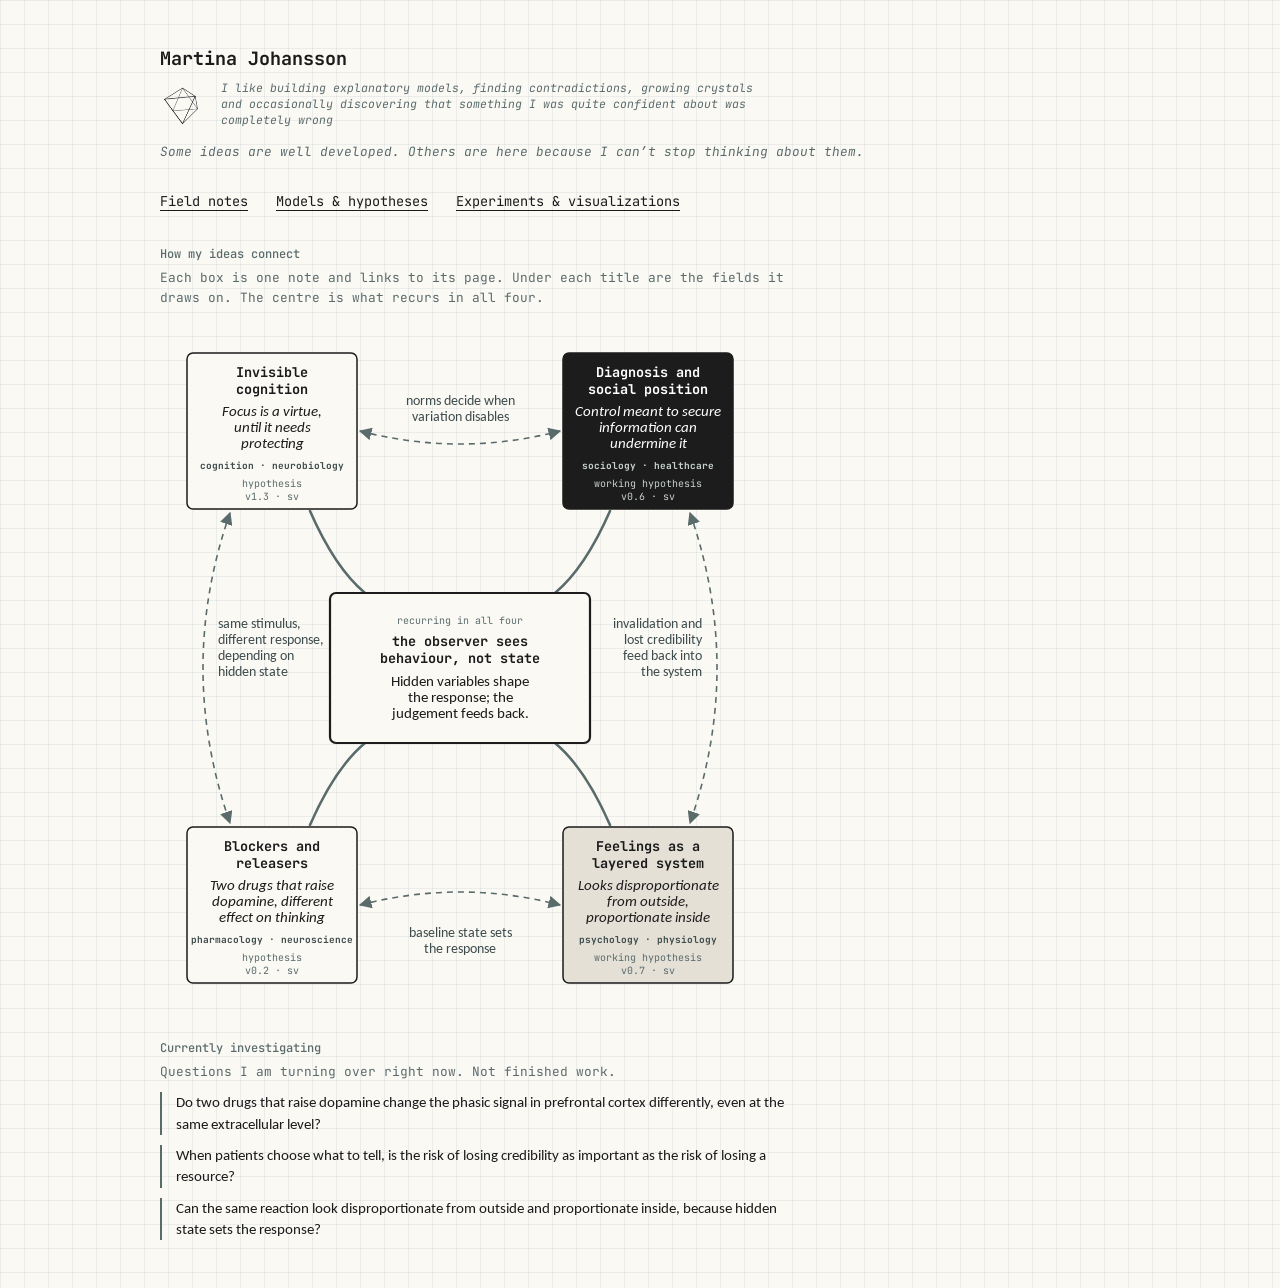
<file: index.html>
<!doctype html>
<html lang="en">
<head>
<meta charset="utf-8">
<meta name="viewport" content="width=device-width, initial-scale=1, viewport-fit=cover">
<meta name="color-scheme" content="light dark">
<link rel="preconnect" href="https://fonts.googleapis.com">
<link rel="preconnect" href="https://fonts.gstatic.com" crossorigin>
<link href="https://fonts.googleapis.com/css2?family=JetBrains+Mono:ital,wght@0,500;0,700;1,400&family=Carlito:ital,wght@0,400;0,700;1,400&display=swap" rel="stylesheet">
<title>Martina Johansson</title>
<link rel="stylesheet" href="style.css">
</head>
<body class="home">
<main class="page">
  <h1>Martina Johansson</h1>
  <div class="tagrow">
    <canvas id="oct" width="96" height="96" aria-hidden="true"></canvas>
    <p class="tagline">I like building explanatory models, finding contradictions, growing crystals and occasionally discovering that something I was quite confident about was completely wrong</p>
  </div>
  <p class="meta" style="font-style:italic;margin-top:14px">Some ideas are well developed. Others are here because I can&rsquo;t stop thinking about them.</p>
  <nav aria-label="Sections">
    <a href="field-notes/">Field notes</a>
    <a href="models/">Models &amp; hypotheses</a>
    <a href="experiments/">Experiments &amp; visualizations</a>
  </nav>
  <section class="map" aria-labelledby="map-h" style="margin-top:32px">
    <h2 id="map-h">How my ideas connect</h2>
    <p class="meta">Each box is one note and links to its page. Under each title are the fields it draws on. The centre is what recurs in all four.</p>
<svg viewBox="0 0 600 680" role="img" aria-labelledby="mp-t mp-d" style="display:block;width:100%;max-width:600px;height:auto" xmlns="http://www.w3.org/2000/svg">
<title id="mp-t">How the four notes connect</title>
<desc id="mp-d">A mind map. In the centre: the idea that recurs in all four notes, that the observer sees behaviour and not state, because hidden variables shape the response and the judgement feeds back. Four pages branch out, each with its contradiction: invisible cognition (focus is a virtue until it needs protecting), diagnosis and social position (control meant to secure information can undermine it), blockers and releasers (two drugs that raise dopamine, different effect on thinking) and feelings as a layered system (looks disproportionate from outside, proportionate inside). Dashed lines mark shared mechanisms: norms deciding when variation becomes disability, same stimulus with different response depending on hidden state, baseline state setting the response, and invalidation and lost credibility feeding back.</desc>
<defs>
<filter id="soft" x="-5%" y="-5%" width="110%" height="110%"><feTurbulence type="fractalNoise" baseFrequency="0.012" numOctaves="1" seed="7" result="n"/><feDisplacementMap in="SourceGraphic" in2="n" scale="2"/></filter>
<marker id="me" viewBox="0 0 10 10" refX="9" refY="5" markerWidth="8" markerHeight="8" orient="auto"><path d="M0,0 L10,5 L0,10 z" fill="#5a6b6c"/></marker>
<marker id="ms" viewBox="0 0 10 10" refX="9" refY="5" markerWidth="8" markerHeight="8" orient="auto-start-reverse"><path d="M0,0 L10,5 L0,10 z" fill="#5a6b6c"/></marker>
<style>
.ti{font-family:var(--font-name);font-size:13.5px;font-weight:700;fill:#1b1b1b}
.su{font-family:var(--font-body);font-size:14.5px;fill:#1b1b1b}
.it{font-style:italic}
.fd{font-family:var(--font-name);font-size:9.5px;font-weight:700;fill:#3d4b4c}
.w{fill:#fff !important}
.w2{fill:#c9d1d1 !important}
.s2{font-family:var(--font-name);font-size:10px;fill:#5a6b6c}
.lk{font-family:var(--font-body);font-size:13.5px;fill:#3d4b4c}
a:hover .nd,a:focus .nd{stroke-width:2.6}
</style>
</defs>
<path d="M205,270 Q175,245 150,188" fill="none" stroke="#5a6b6c" stroke-width="2.6" stroke-linecap="round"/><path d="M395,270 Q425,245 450,188" fill="none" stroke="#5a6b6c" stroke-width="2.6" stroke-linecap="round"/><path d="M205,420 Q175,445 150,502" fill="none" stroke="#5a6b6c" stroke-width="2.6" stroke-linecap="round"/><path d="M395,420 Q425,445 450,502" fill="none" stroke="#5a6b6c" stroke-width="2.6" stroke-linecap="round"/><g filter="url(#soft)"><rect x="170" y="270" width="260" height="150" rx="6" fill="#fbf9f4" stroke="#1b1b1b" stroke-width="2.2"/></g><path d="M200,108 Q300,134 400,108" fill="none" stroke="#5a6b6c" stroke-width="1.6" stroke-dasharray="6 5" marker-start="url(#ms)" marker-end="url(#me)"/><path d="M200,582 Q300,556 400,582" fill="none" stroke="#5a6b6c" stroke-width="1.6" stroke-dasharray="6 5" marker-start="url(#ms)" marker-end="url(#me)"/><path d="M70,190 Q16,345 70,500" fill="none" stroke="#5a6b6c" stroke-width="1.6" stroke-dasharray="6 5" marker-start="url(#ms)" marker-end="url(#me)"/><path d="M530,190 Q584,345 530,500" fill="none" stroke="#5a6b6c" stroke-width="1.6" stroke-dasharray="6 5" marker-start="url(#ms)" marker-end="url(#me)"/>
<a href="experiments/superadditivitet/"><g filter="url(#soft)"><rect class="nd" x="27.0" y="30" width="170" height="156" rx="6" fill="#fbf9f4" stroke="#1b1b1b" stroke-width="1.5"/></g><text x="112" y="54" text-anchor="middle" class="ti">Invisible</text><text x="112" y="71" text-anchor="middle" class="ti">cognition</text><text x="112" y="93" text-anchor="middle" class="su it">Focus is a virtue,</text><text x="112" y="109" text-anchor="middle" class="su it">until it needs</text><text x="112" y="125" text-anchor="middle" class="su it">protecting</text><text x="112" y="146" text-anchor="middle" class="fd">cognition · neurobiology</text><text x="112" y="164" text-anchor="middle" class="s2">hypothesis</text><text x="112" y="177" text-anchor="middle" class="s2">v1.3 · sv</text></a><a href="models/villkorad-medikalisering/"><g filter="url(#soft)"><rect class="nd" x="403.0" y="30" width="170" height="156" rx="6" fill="#1b1b1b" stroke="#1b1b1b" stroke-width="1.5"/></g><text x="488" y="54" text-anchor="middle" class="ti w">Diagnosis and</text><text x="488" y="71" text-anchor="middle" class="ti w">social position</text><text x="488" y="93" text-anchor="middle" class="su it w">Control meant to secure</text><text x="488" y="109" text-anchor="middle" class="su it w">information can</text><text x="488" y="125" text-anchor="middle" class="su it w">undermine it</text><text x="488" y="146" text-anchor="middle" class="fd w2">sociology · healthcare</text><text x="488" y="164" text-anchor="middle" class="s2 w2">working hypothesis</text><text x="488" y="177" text-anchor="middle" class="s2 w2">v0.6 · sv</text></a><a href="models/blockerare-och-frisattare/"><g filter="url(#soft)"><rect class="nd" x="27.0" y="504" width="170" height="156" rx="6" fill="#fbf9f4" stroke="#1b1b1b" stroke-width="1.5"/></g><text x="112" y="528" text-anchor="middle" class="ti">Blockers and</text><text x="112" y="545" text-anchor="middle" class="ti">releasers</text><text x="112" y="567" text-anchor="middle" class="su it">Two drugs that raise</text><text x="112" y="583" text-anchor="middle" class="su it">dopamine, different</text><text x="112" y="599" text-anchor="middle" class="su it">effect on thinking</text><text x="112" y="620" text-anchor="middle" class="fd">pharmacology · neuroscience</text><text x="112" y="638" text-anchor="middle" class="s2">hypothesis</text><text x="112" y="651" text-anchor="middle" class="s2">v0.2 · sv</text></a><a href="models/psyket-som-system/"><g filter="url(#soft)"><rect class="nd" x="403.0" y="504" width="170" height="156" rx="6" fill="#e4e0d6" stroke="#1b1b1b" stroke-width="1.5"/></g><text x="488" y="528" text-anchor="middle" class="ti">Feelings as a</text><text x="488" y="545" text-anchor="middle" class="ti">layered system</text><text x="488" y="567" text-anchor="middle" class="su it">Looks disproportionate</text><text x="488" y="583" text-anchor="middle" class="su it">from outside,</text><text x="488" y="599" text-anchor="middle" class="su it">proportionate inside</text><text x="488" y="620" text-anchor="middle" class="fd">psychology · physiology</text><text x="488" y="638" text-anchor="middle" class="s2">working hypothesis</text><text x="488" y="651" text-anchor="middle" class="s2">v0.7 · sv</text></a>
<text x="300" y="301" text-anchor="middle" class="s2">recurring in all four</text><text x="300" y="323" text-anchor="middle" class="ti">the observer sees</text><text x="300" y="340" text-anchor="middle" class="ti">behaviour, not state</text><text x="300" y="363" text-anchor="middle" class="su">Hidden variables shape</text><text x="300" y="379" text-anchor="middle" class="su">the response; the</text><text x="300" y="395" text-anchor="middle" class="su">judgement feeds back.</text><text x="300" y="82" text-anchor="middle" class="lk">norms decide when</text><text x="300" y="98" text-anchor="middle" class="lk">variation disables</text><text x="300" y="614" text-anchor="middle" class="lk">baseline state sets</text><text x="300" y="630" text-anchor="middle" class="lk">the response</text><text x="58" y="305" class="lk">same stimulus,</text><text x="58" y="321" class="lk">different response,</text><text x="58" y="337" class="lk">depending on</text><text x="58" y="353" class="lk">hidden state</text><text x="542" y="305" text-anchor="end" class="lk">invalidation and</text><text x="542" y="321" text-anchor="end" class="lk">lost credibility</text><text x="542" y="337" text-anchor="end" class="lk">feed back into</text><text x="542" y="353" text-anchor="end" class="lk">the system</text>
</svg>
  </section>
  <section class="now" aria-labelledby="now-h">
    <h2 id="now-h">Currently investigating</h2>
    <p class="meta">Questions I am turning over right now. Not finished work.</p>
    <ul>
      <li><a href="models/blockerare-och-frisattare/">Do two drugs that raise dopamine change the phasic signal in prefrontal cortex differently, even at the same extracellular level?</a></li>
      <li><a href="models/villkorad-medikalisering/">When patients choose what to tell, is the risk of losing credibility as important as the risk of losing a resource?</a></li>
      <li><a href="models/psyket-som-system/">Can the same reaction look disproportionate from outside and proportionate inside, because hidden state sets the response?</a></li>
    </ul>
  </section>
</main>
<script>
(function () {
  var c = document.getElementById('oct'); if (!c || !c.getContext) return;
  var ctx = c.getContext('2d'), S = 96, dpr = Math.min(window.devicePixelRatio || 1, 3);
  c.width = c.height = S * dpr; ctx.scale(dpr, dpr);
  var V = [[1,0,0],[-1,0,0],[0,1,0],[0,-1,0],[0,0,1],[0,0,-1]];
  var E = [[0,2],[0,3],[0,4],[0,5],[1,2],[1,3],[1,4],[1,5],[2,4],[4,3],[3,5],[5,2]];
  var color = getComputedStyle(document.body).color;
  var reduce = window.matchMedia && matchMedia('(prefers-reduced-motion: reduce)').matches;
  function draw(t) {
    var a = t * 0.0004, b = 0.45, ca = Math.cos(a), sa = Math.sin(a), cb = Math.cos(b), sb = Math.sin(b);
    var P = V.map(function (v) {
      var x = v[0]*ca + v[2]*sa, z = -v[0]*sa + v[2]*ca, y = v[1];
      var y2 = y*cb - z*sb, z2 = y*sb + z*cb;
      var k = 1 / (1 - z2 * 0.18);
      return [S/2 + x*k*42, S/2 + y2*k*42, z2];
    });
    ctx.clearRect(0, 0, S, S);
    ctx.strokeStyle = color; ctx.lineWidth = 1.5; ctx.lineJoin = ctx.lineCap = 'round';
    E.forEach(function (e) {
      var p = P[e[0]], q = P[e[1]], z = (p[2] + q[2]) / 2;
      ctx.globalAlpha = 0.35 + 0.65 * (z + 1) / 2;
      ctx.beginPath(); ctx.moveTo(p[0], p[1]); ctx.lineTo(q[0], q[1]); ctx.stroke();
    });
    ctx.globalAlpha = 1;
  }
  if (reduce) { draw(900); return; }
  (function loop(t) { draw(t); requestAnimationFrame(loop); })(0);
})();
</script>
</body>
</html>
</file>
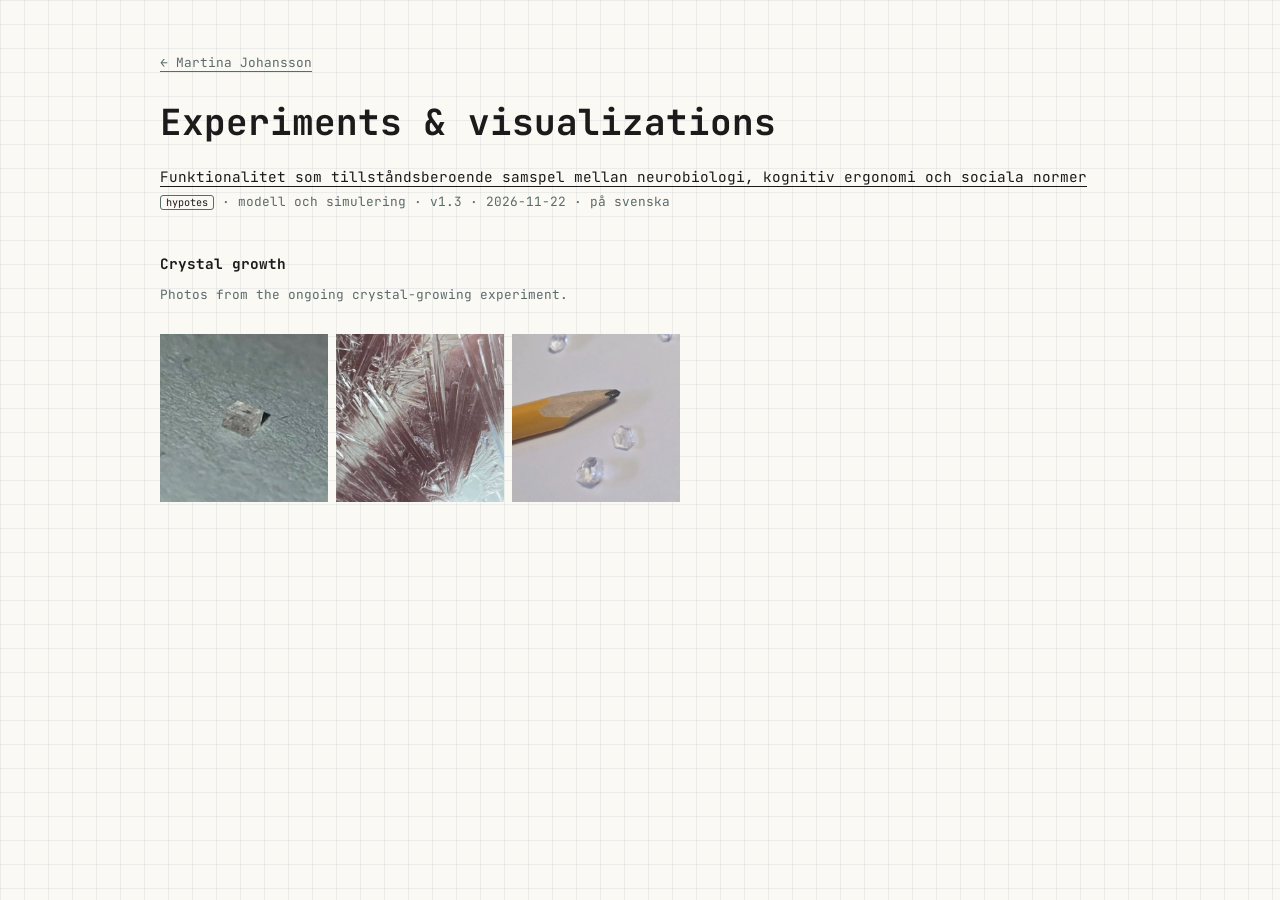
<file: experiments/index.html>
<!doctype html>
<html lang="en">
<head>
<meta charset="utf-8">
<meta name="viewport" content="width=device-width, initial-scale=1, viewport-fit=cover">
<meta name="color-scheme" content="light dark">
<link rel="preconnect" href="https://fonts.googleapis.com">
<link rel="preconnect" href="https://fonts.gstatic.com" crossorigin>
<link href="https://fonts.googleapis.com/css2?family=JetBrains+Mono:ital,wght@0,500;0,700;1,400&family=Carlito:ital,wght@0,400;0,700;1,400&display=swap" rel="stylesheet">
<title>Experiments &amp; visualizations · Martina Johansson</title>
<link rel="stylesheet" href="../style.css">
</head>
<body>
<main class="page">
  <a class="back" href="../">&larr; Martina Johansson</a>
  <h1>Experiments &amp; visualizations</h1>
  <ul class="list">
    <li>
      <a href="superadditivitet/">Funktionalitet som tillståndsberoende samspel mellan neurobiologi, kognitiv ergonomi och sociala normer</a>
      <p class="meta"><span class="status">hypotes</span> &middot; modell och simulering &middot; v1.3 &middot; 2026-11-22 &middot; på svenska</p>
    </li>
  </ul>

  <div class="prose">
  <h2 id="crystal-growth">Crystal growth</h2>
  <p class="meta">Photos from the ongoing crystal-growing experiment.</p>
  <div class="crystals">
    <img src="../img/crystal-1.jpg" width="480" height="480" loading="lazy" alt="A small, cloudy crystal on a grey surface">
    <img src="../img/crystal-2.jpg" width="480" height="480" loading="lazy" alt="Close-up of long, needle-shaped crystals radiating in fans">
    <img src="../img/crystal-3.jpg" width="480" height="480" loading="lazy" alt="Three small, transparent crystals next to a pencil tip">
  </div>
  </div>
</main>
</body>
</html>
</file>
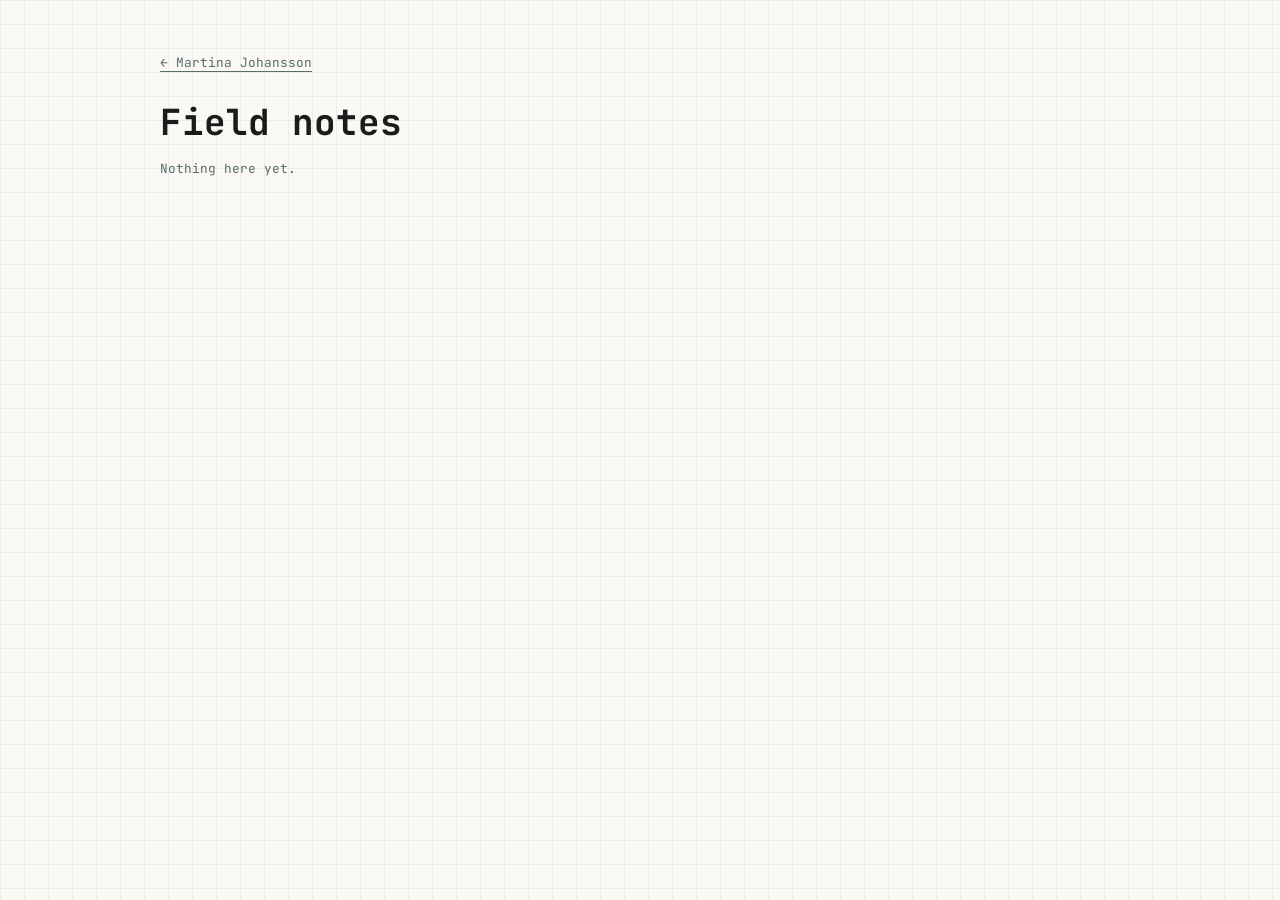
<file: field-notes/index.html>
<!doctype html>
<html lang="en">
<head>
<meta charset="utf-8">
<meta name="viewport" content="width=device-width, initial-scale=1, viewport-fit=cover">
<meta name="color-scheme" content="light dark">
<link rel="preconnect" href="https://fonts.googleapis.com">
<link rel="preconnect" href="https://fonts.gstatic.com" crossorigin>
<link href="https://fonts.googleapis.com/css2?family=JetBrains+Mono:ital,wght@0,500;0,700;1,400&family=Carlito:ital,wght@0,400;0,700;1,400&display=swap" rel="stylesheet">
<title>Field notes · Martina Johansson</title>
<link rel="stylesheet" href="../style.css">
</head>
<body>
<main class="page">
  <a class="back" href="../">&larr; Martina Johansson</a>
  <h1>Field notes</h1>
  <p class="meta" style="margin-top:14px">Nothing here yet.</p>
</main>
</body>
</html>
</file>
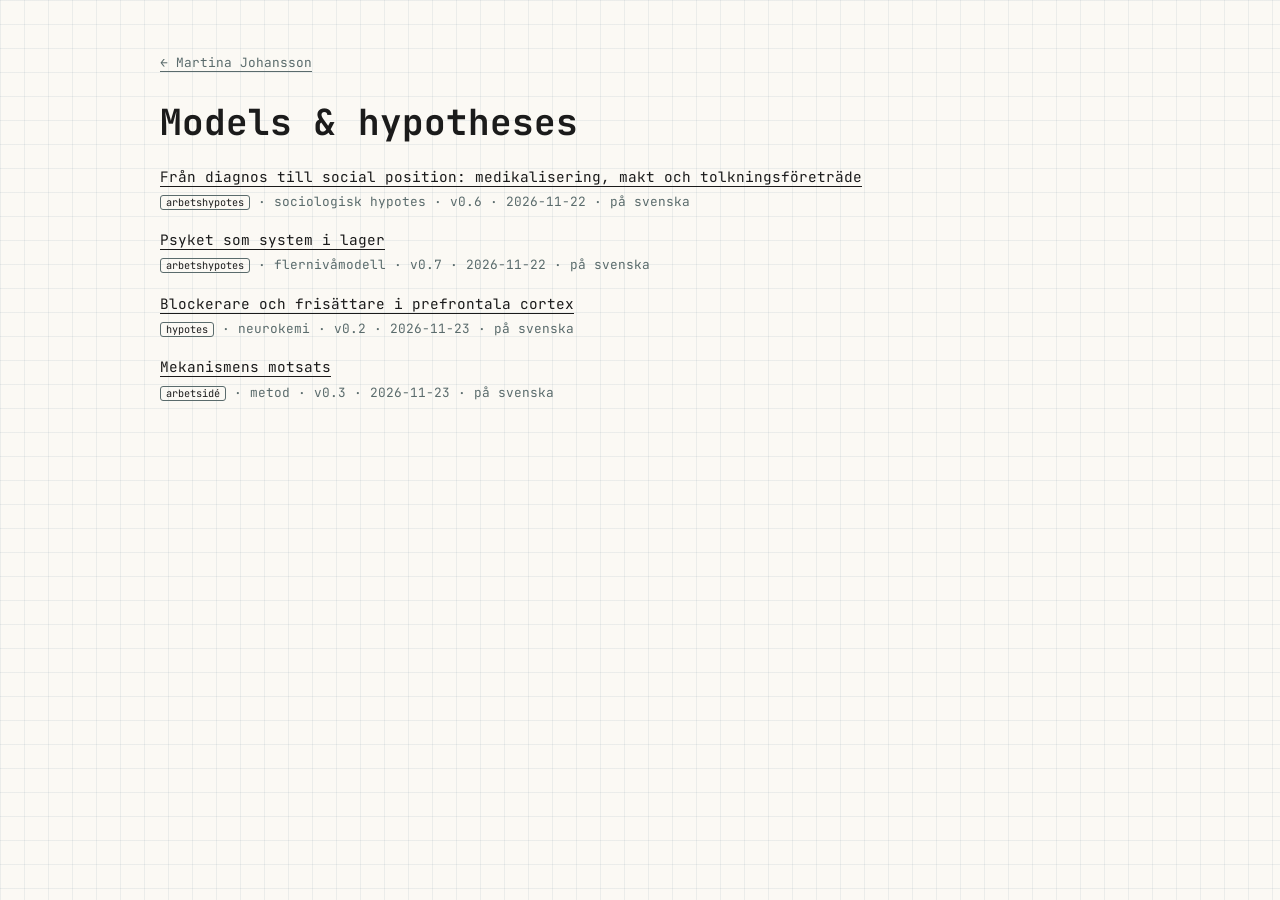
<file: models/index.html>
<!doctype html>
<html lang="en">
<head>
<meta charset="utf-8">
<meta name="viewport" content="width=device-width, initial-scale=1, viewport-fit=cover">
<meta name="color-scheme" content="light dark">
<link rel="preconnect" href="https://fonts.googleapis.com">
<link rel="preconnect" href="https://fonts.gstatic.com" crossorigin>
<link href="https://fonts.googleapis.com/css2?family=JetBrains+Mono:ital,wght@0,500;0,700;1,400&family=Carlito:ital,wght@0,400;0,700;1,400&display=swap" rel="stylesheet">
<title>Models &amp; hypotheses · Martina Johansson</title>
<link rel="stylesheet" href="../style.css">
</head>
<body>
<main class="page">
  <a class="back" href="../">&larr; Martina Johansson</a>
  <h1>Models &amp; hypotheses</h1>
  <ul class="list">
    <li>
      <a href="villkorad-medikalisering/">Från diagnos till social position: medikalisering, makt och tolkningsföreträde</a>
      <p class="meta"><span class="status">arbetshypotes</span> &middot; sociologisk hypotes &middot; v0.6 &middot; 2026-11-22 &middot; på svenska</p>
    </li>
    <li>
      <a href="psyket-som-system/">Psyket som system i lager</a>
      <p class="meta"><span class="status">arbetshypotes</span> &middot; flernivåmodell &middot; v0.7 &middot; 2026-11-22 &middot; på svenska</p>
    </li>
    <li>
      <a href="blockerare-och-frisattare/">Blockerare och frisättare i prefrontala cortex</a>
      <p class="meta"><span class="status">hypotes</span> &middot; neurokemi &middot; v0.2 &middot; 2026-11-23 &middot; på svenska</p>
    </li>
    <li>
      <a href="mekanismens-motsats/">Mekanismens motsats</a>
      <p class="meta"><span class="status">arbetsidé</span> &middot; metod &middot; v0.3 &middot; 2026-11-23 &middot; på svenska</p>
    </li>
  </ul>
</main>
</body>
</html>
</file>
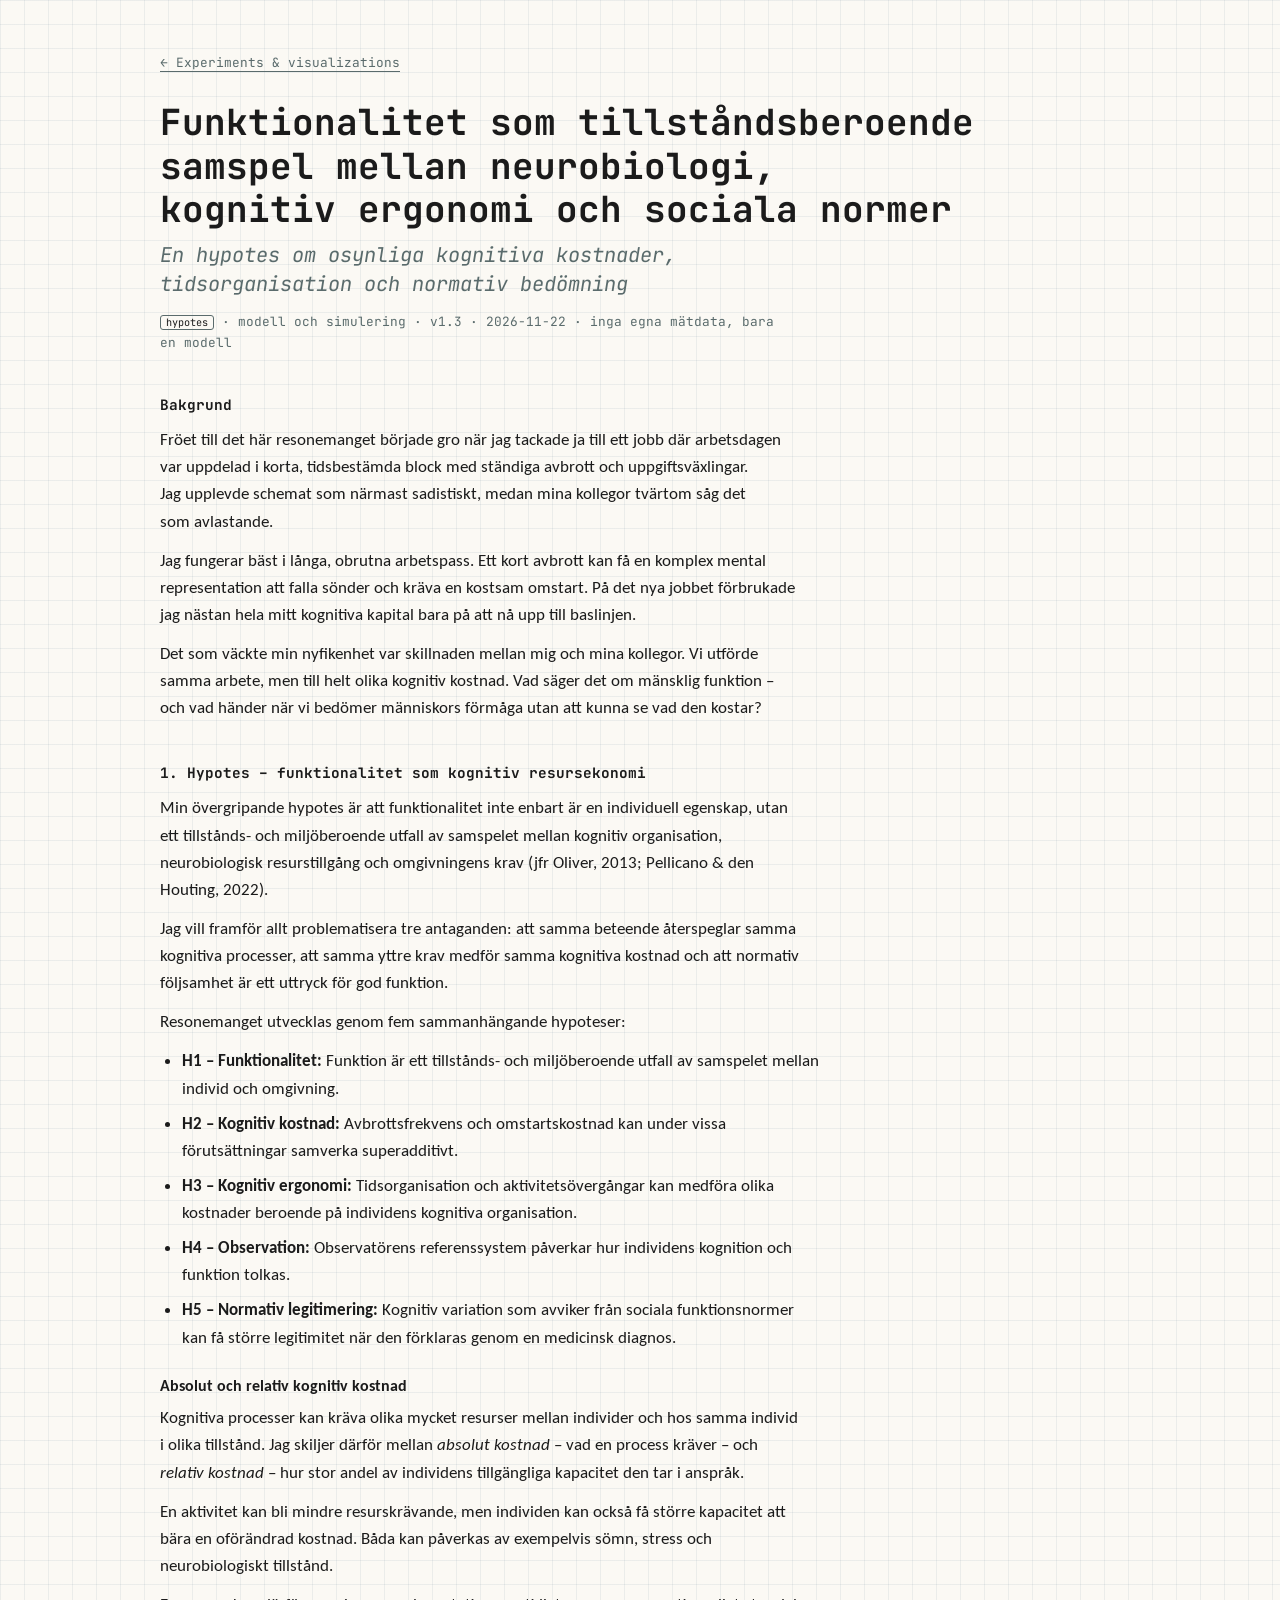
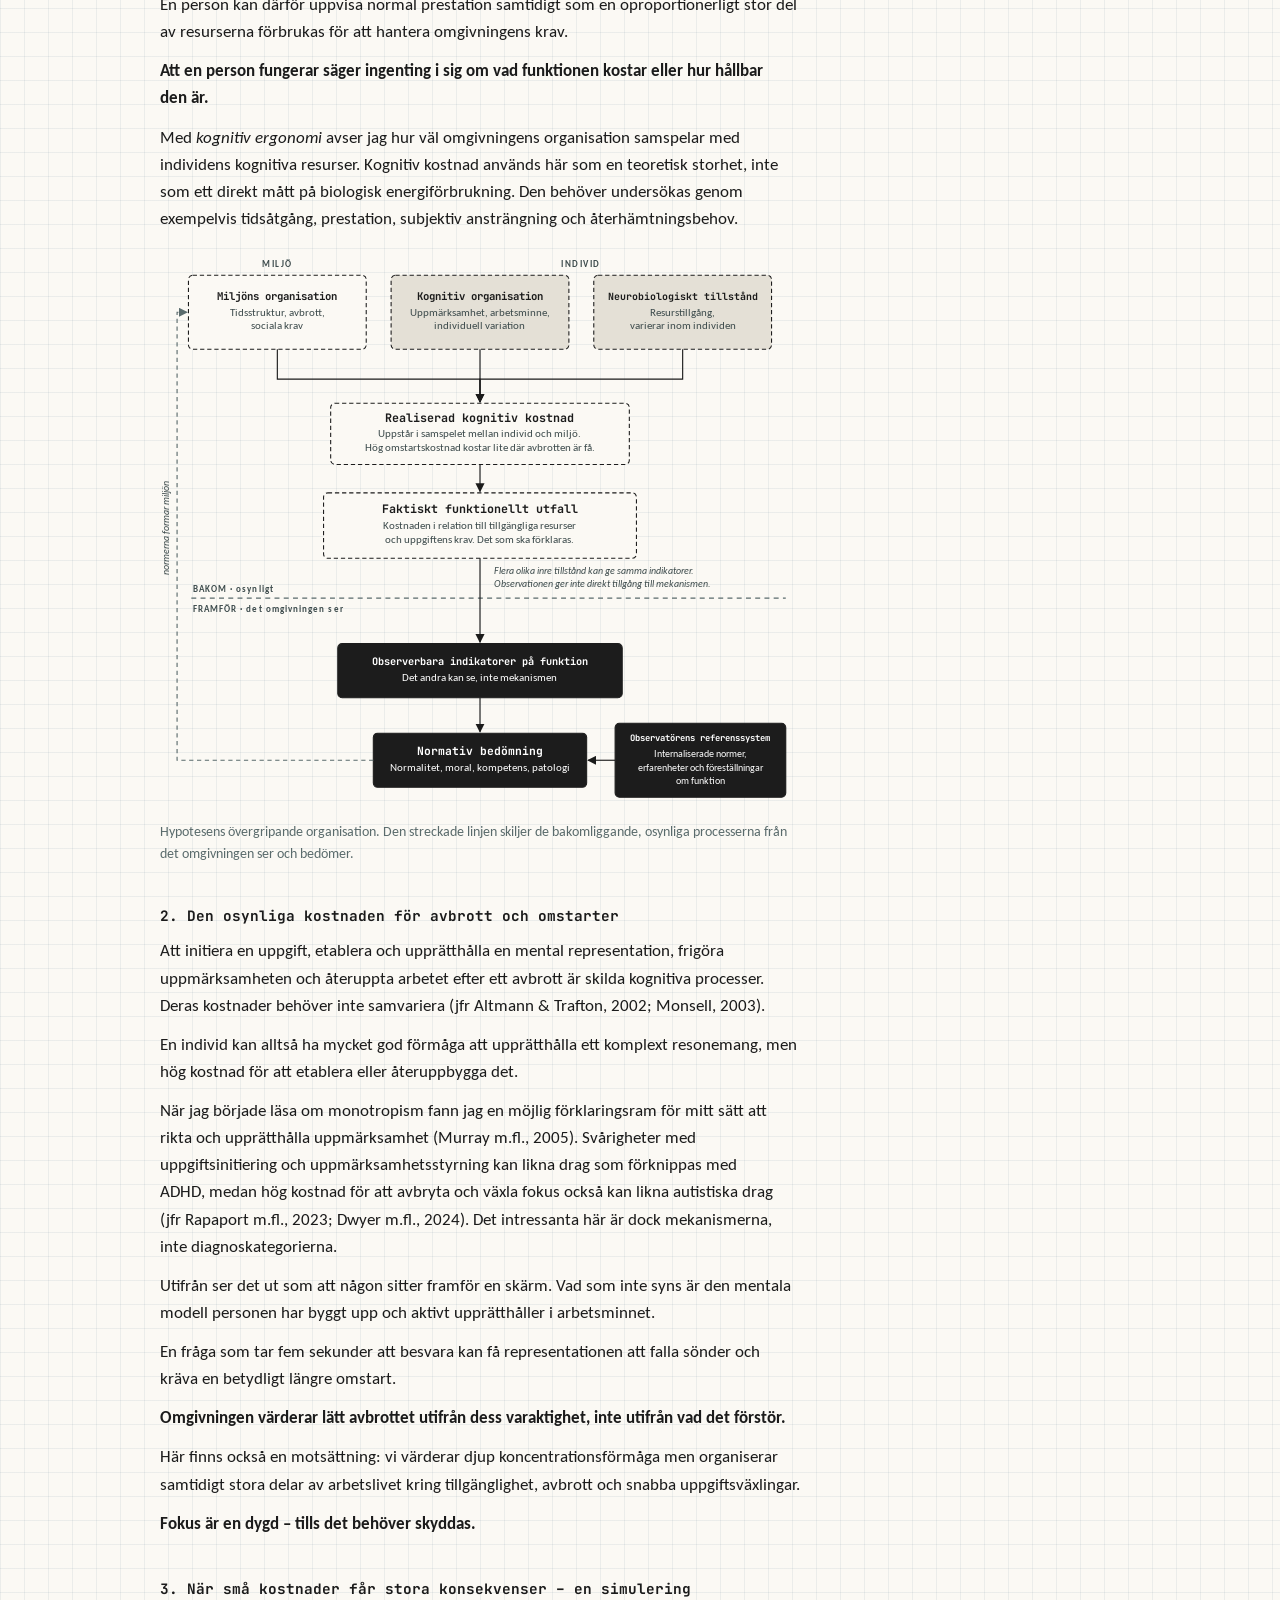
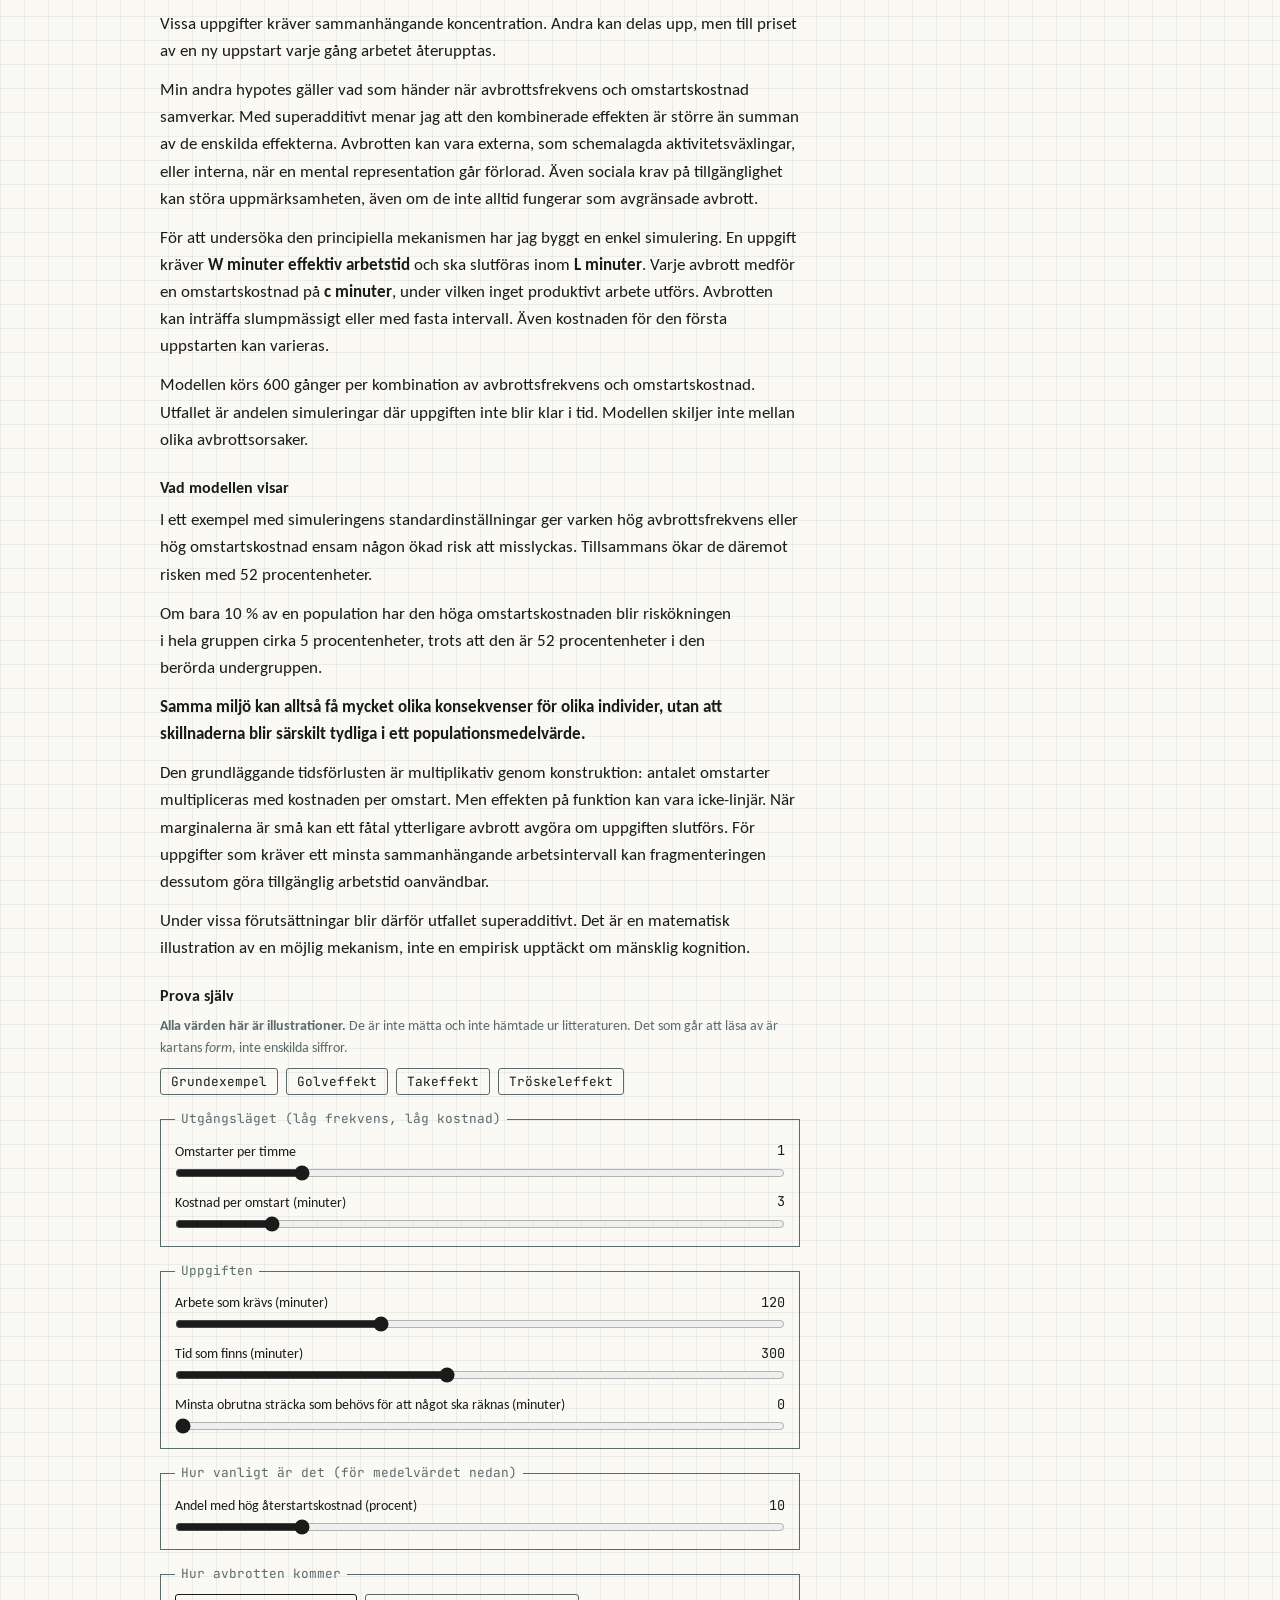
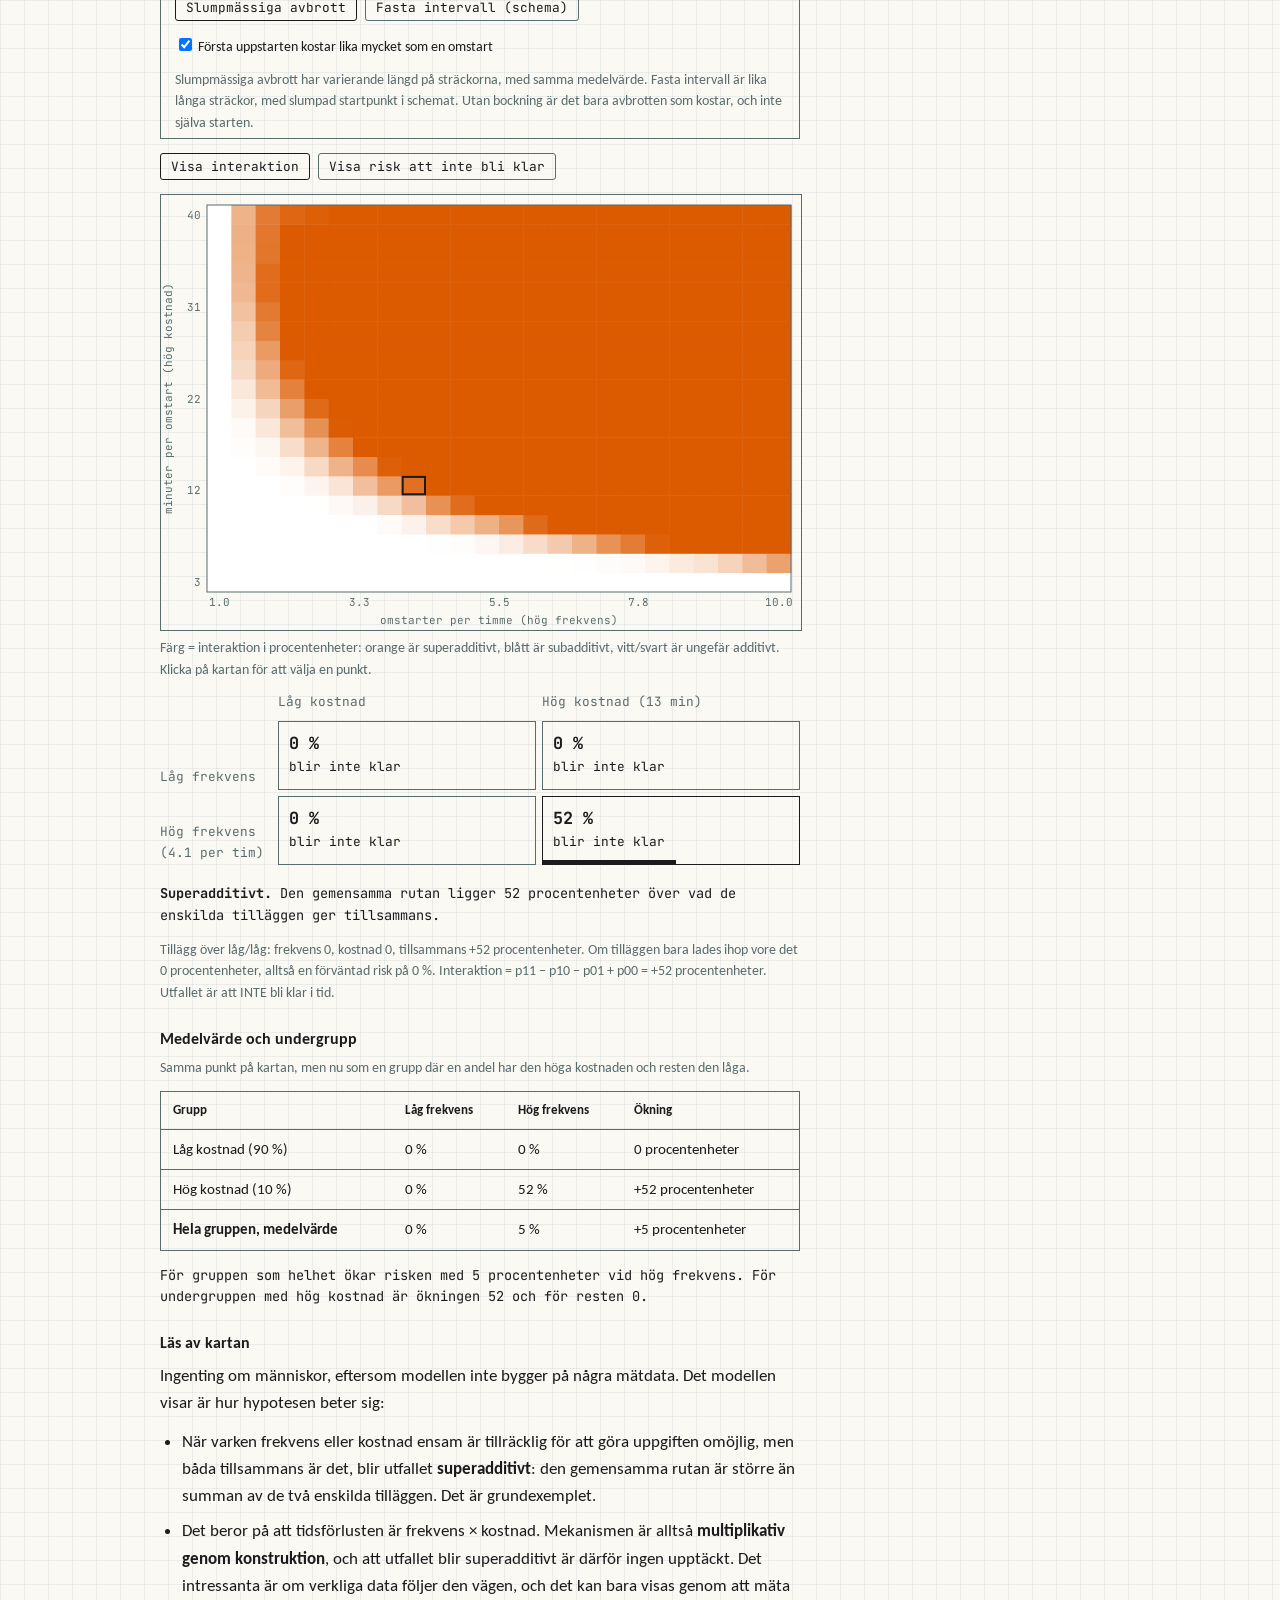
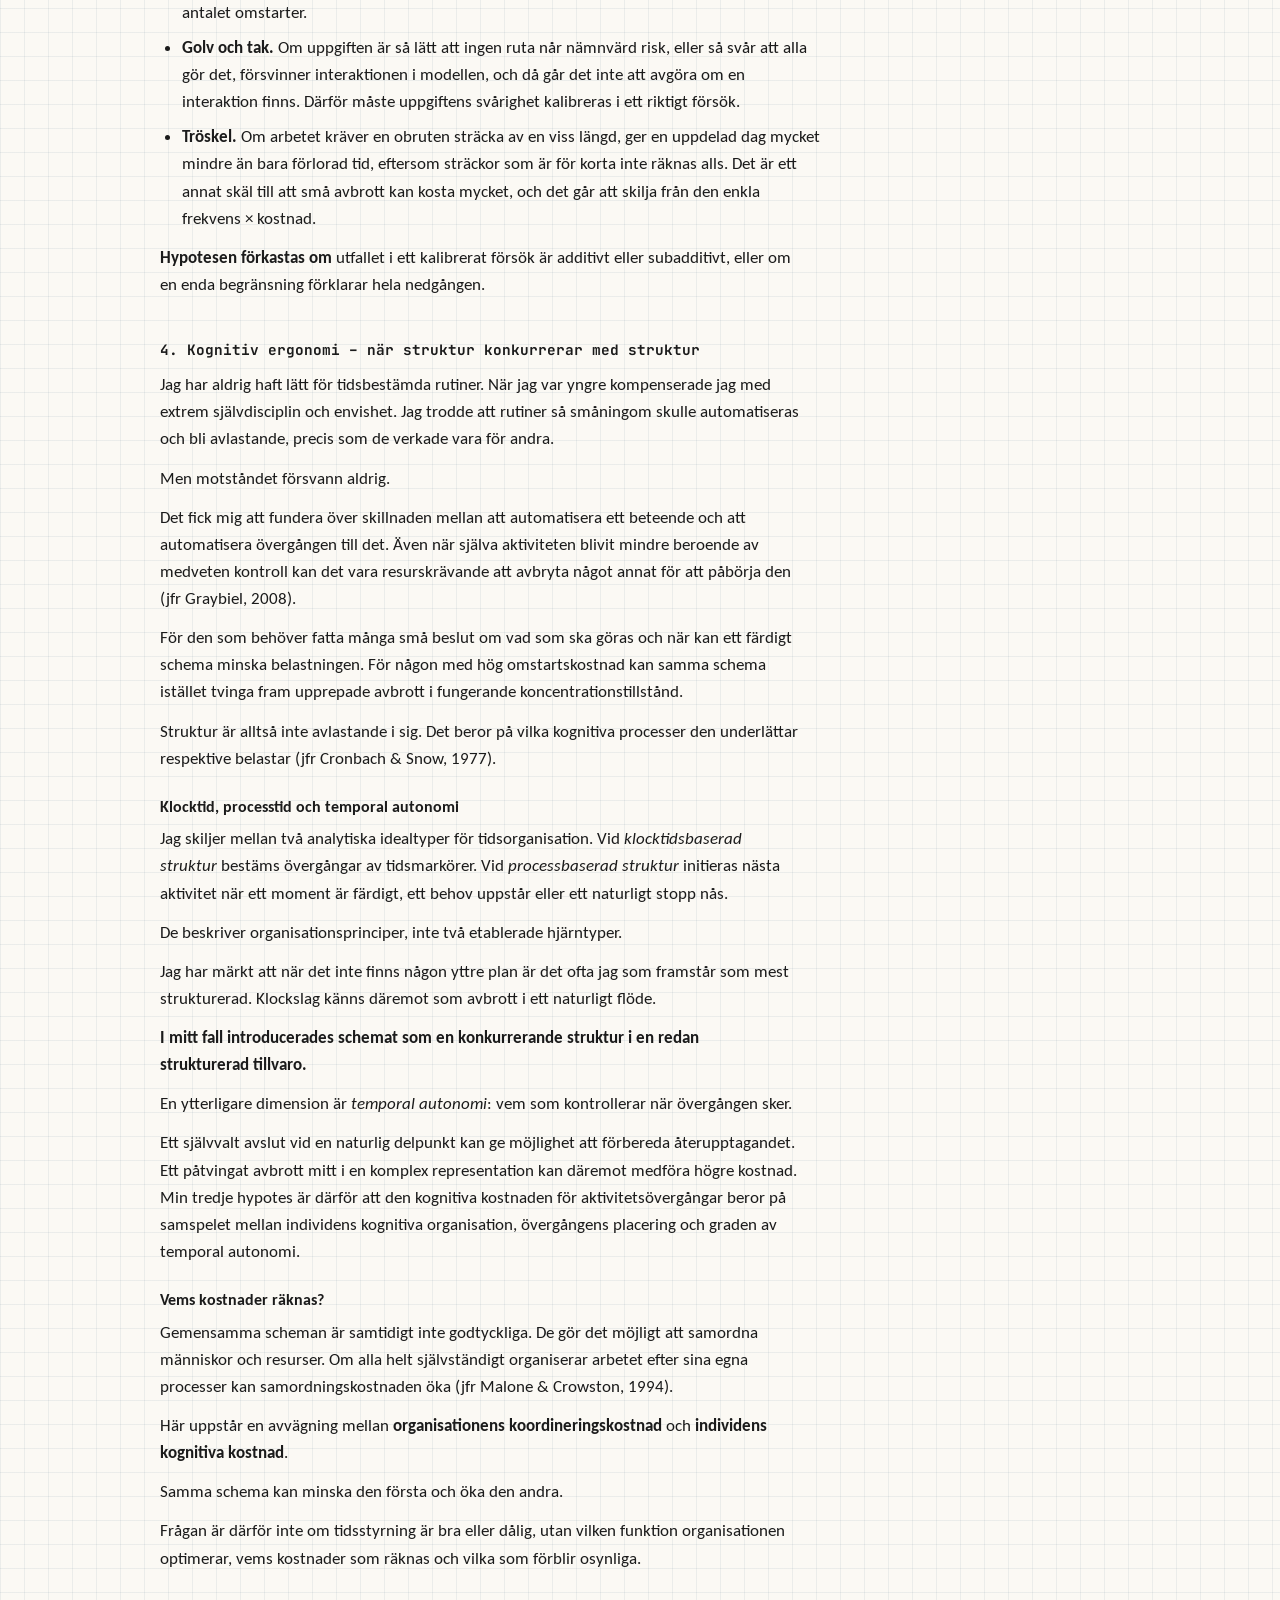
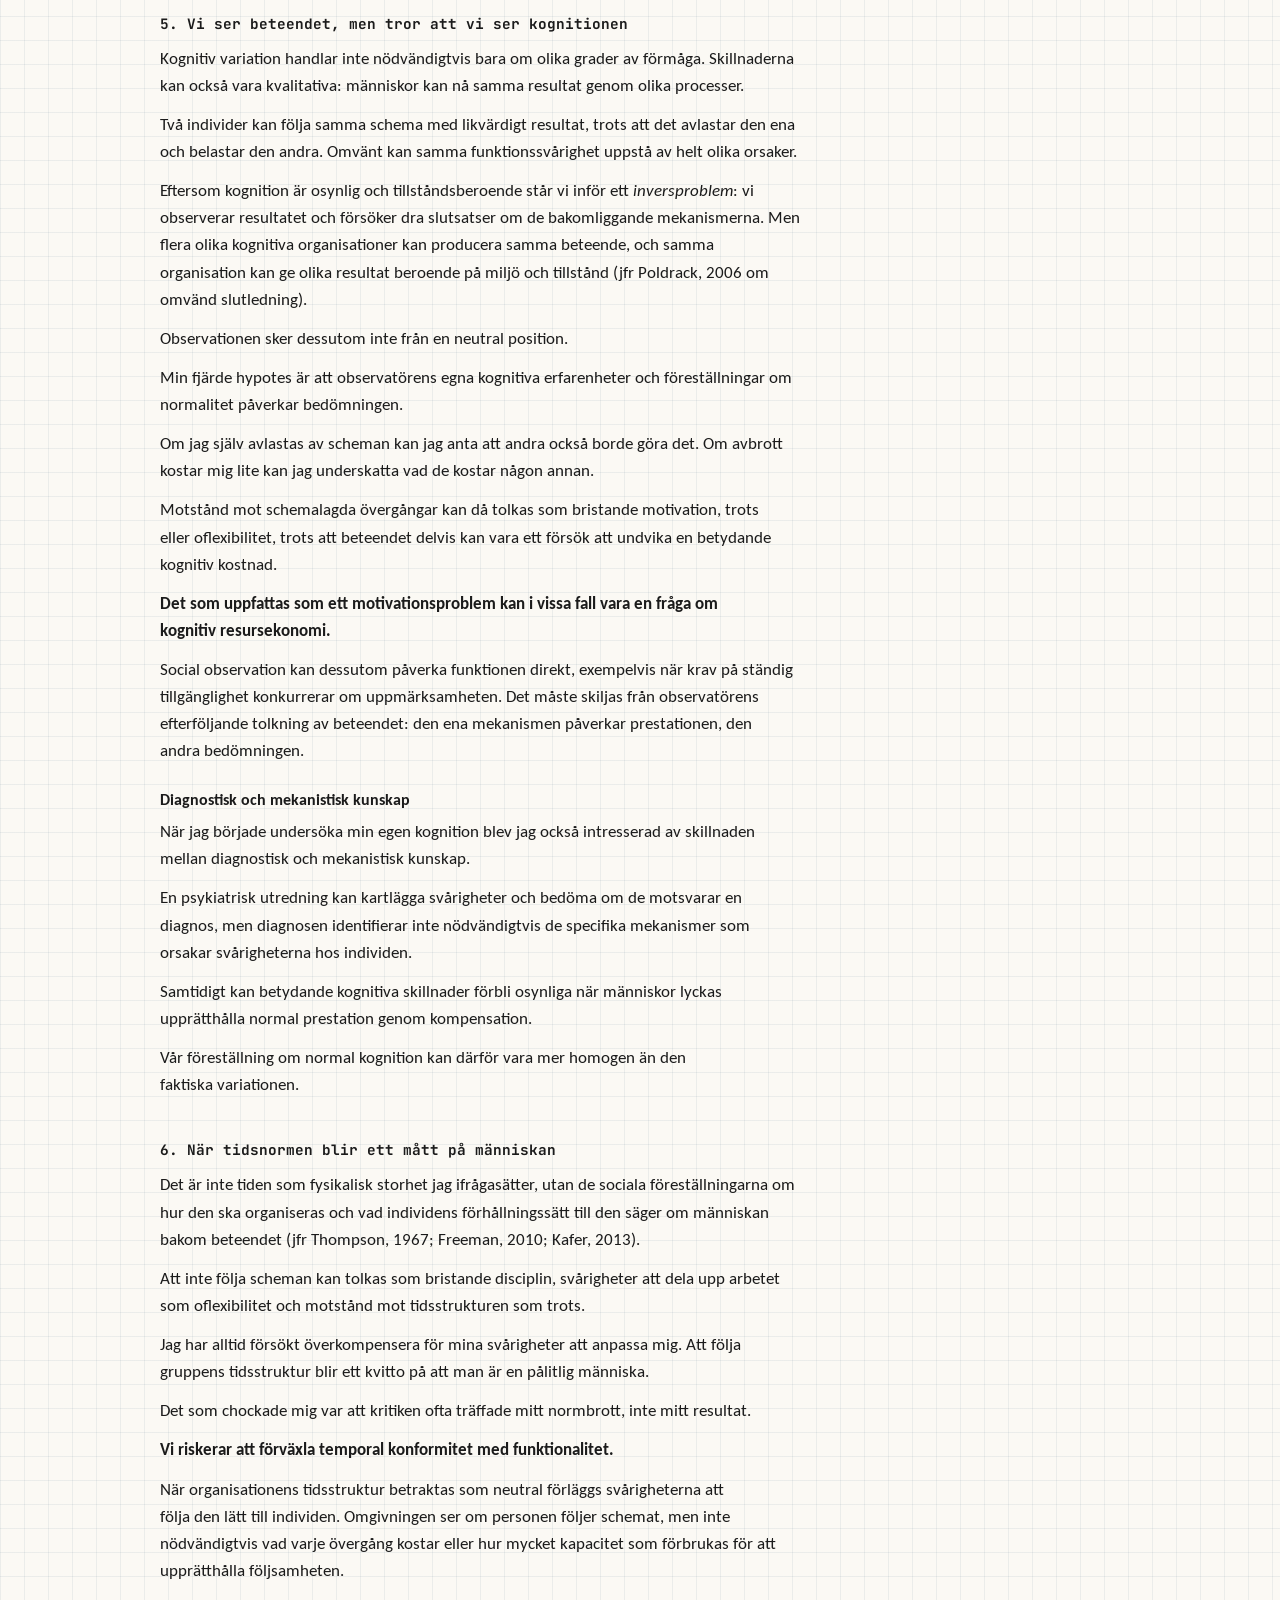
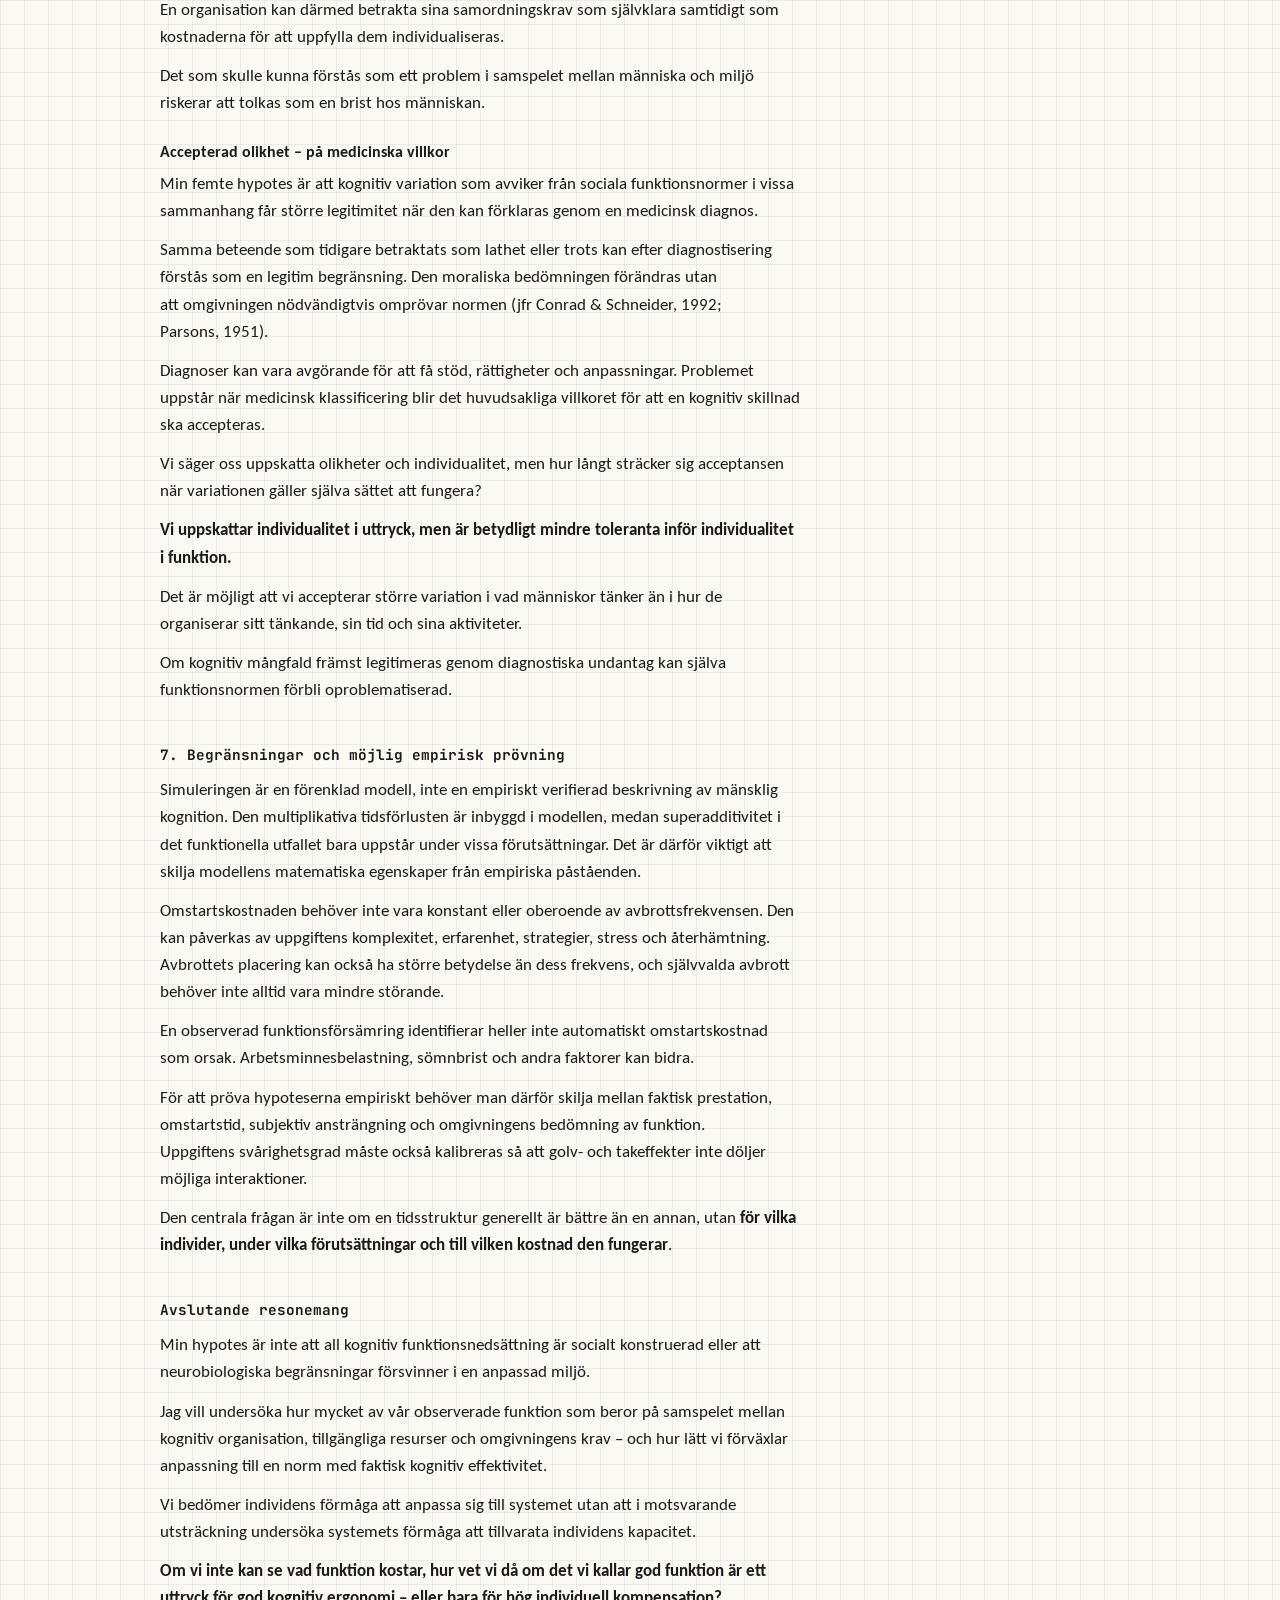
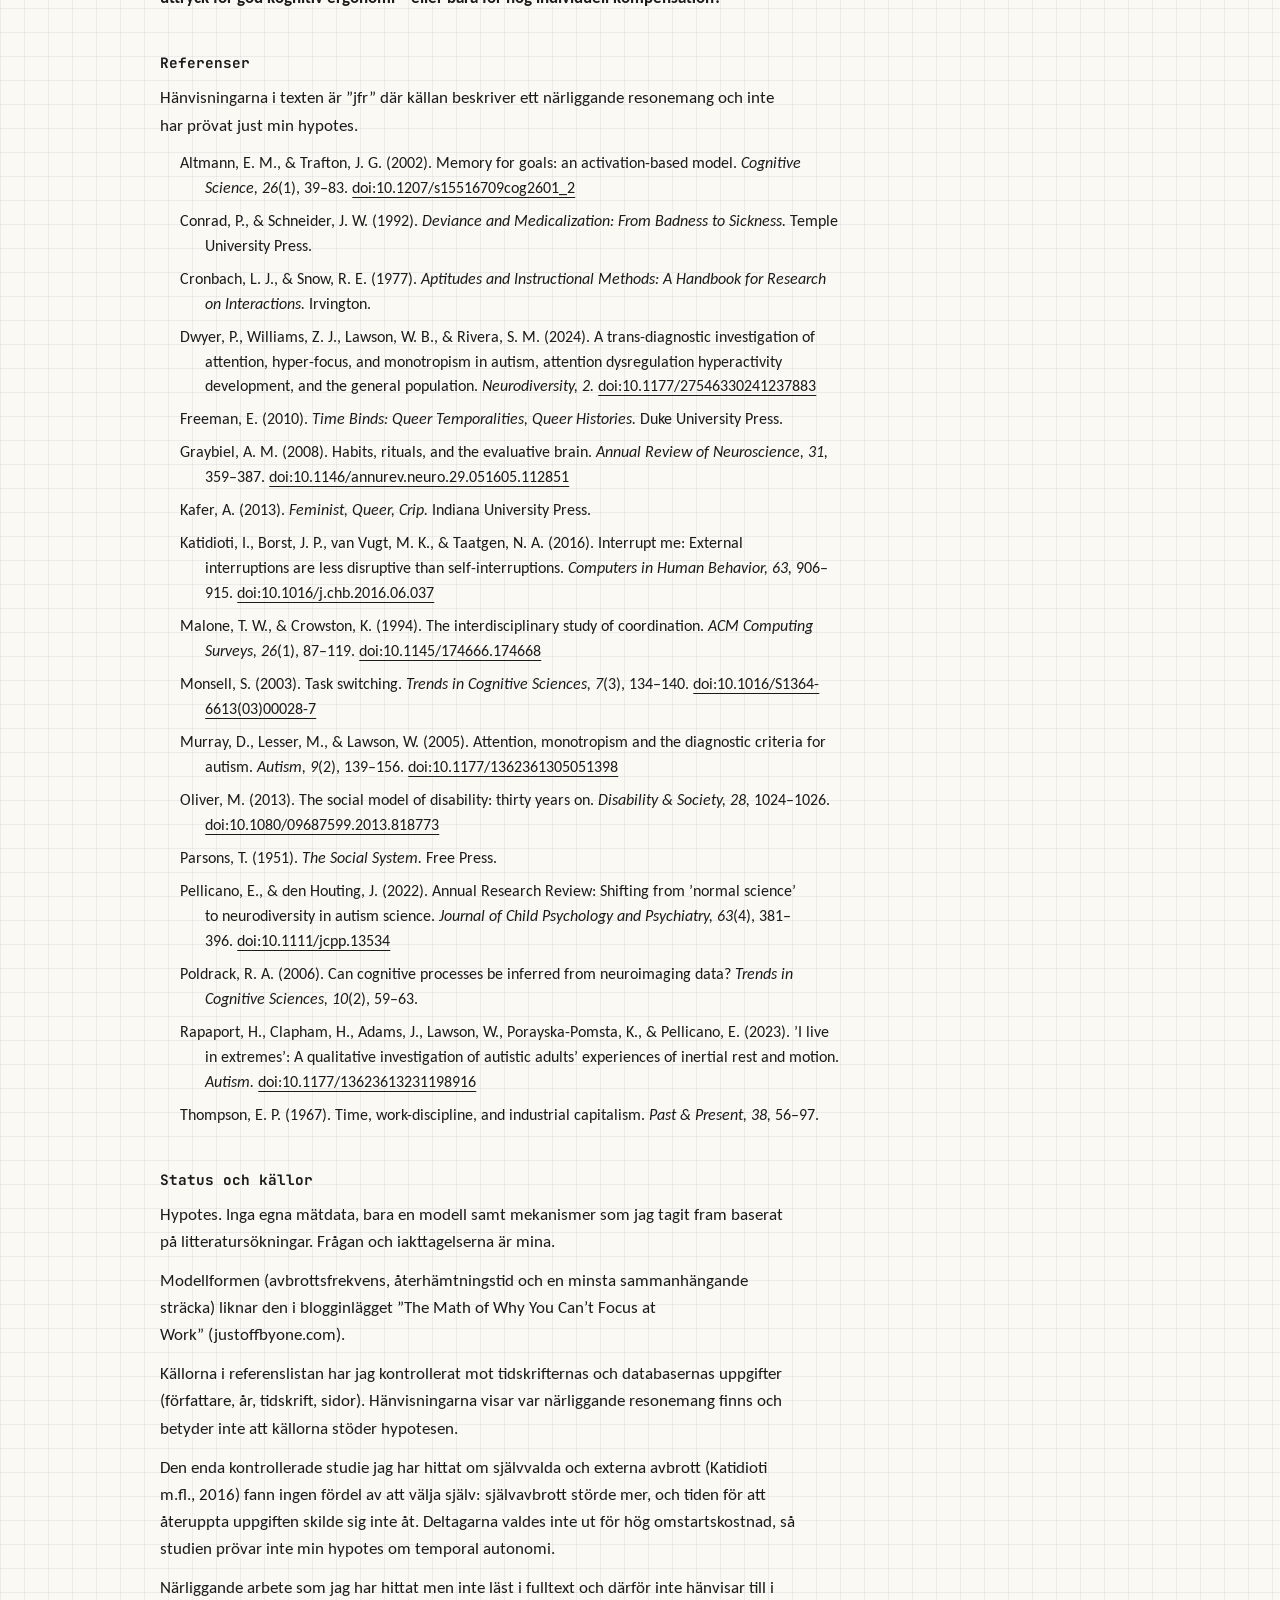
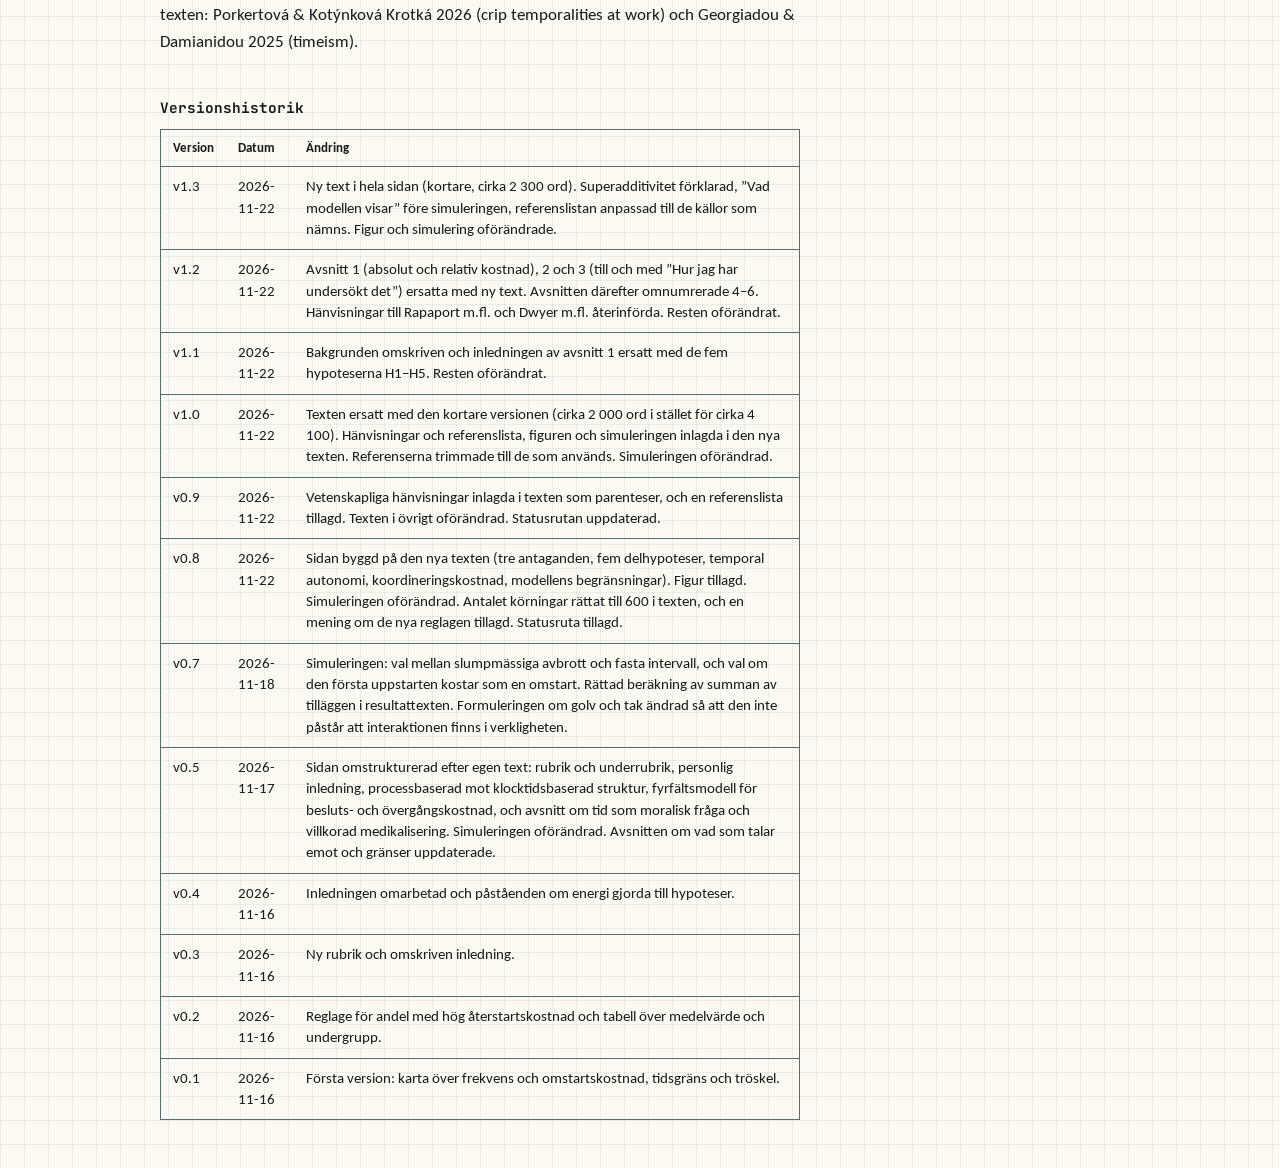
<file: experiments/superadditivitet/index.html>
<!doctype html>
<html lang="sv">
<head>
<meta charset="utf-8">
<meta name="viewport" content="width=device-width, initial-scale=1, viewport-fit=cover">
<meta name="color-scheme" content="light dark">
<link rel="preconnect" href="https://fonts.googleapis.com">
<link rel="preconnect" href="https://fonts.gstatic.com" crossorigin>
<link href="https://fonts.googleapis.com/css2?family=JetBrains+Mono:ital,wght@0,500;0,700;1,400&family=Carlito:ital,wght@0,400;0,700;1,400&display=swap" rel="stylesheet">
<title>Funktionalitet som tillståndsberoende samspel mellan neurobiologi, kognitiv ergonomi och sociala normer · Martina Johansson</title>
<link rel="stylesheet" href="../../style.css">
<style>
.sim { max-width: 40rem; margin: 8px 0 18px; }
.sim fieldset { border: 1px solid var(--muted); margin: 0 0 14px; padding: 10px 14px 4px; }
.sim legend { font-family: var(--font-name); font-size: 0.8rem; padding: 0 6px; color: var(--muted); }
.sim .row { display: grid; grid-template-columns: 1fr 4.5rem; gap: 2px 10px; align-items: center; margin: 0 0 10px; }
.sim .row label { font-size: 0.9rem; grid-column: 1 / 2; }
.sim .row output { font-family: var(--font-name); font-size: 0.85rem; text-align: right; grid-column: 2 / 3; grid-row: 1; }
.sim .row input[type=range] { grid-column: 1 / 3; width: 100%; accent-color: var(--fg); margin: 0; }
.sim .presets { display: flex; flex-wrap: wrap; gap: 8px; margin: 0 0 14px; }
.sim button { font-family: var(--font-name); font-size: 0.8rem; color: var(--fg); background: transparent; border: 1px solid var(--muted); border-radius: 3px; padding: 4px 10px; cursor: pointer; }
.sim button:hover { border-color: var(--fg); }
.sim button:focus-visible { outline: 2px solid var(--fg); outline-offset: 2px; }
.cells { display: grid; grid-template-columns: 7rem 1fr 1fr; gap: 6px; font-family: var(--font-name); font-size: 0.8rem; max-width: 40rem; align-items: stretch; }
.cells .h { color: var(--muted); align-self: end; padding-bottom: 2px; }
.cells .cell { border: 1px solid var(--muted); padding: 8px 10px; position: relative; min-height: 3.2rem; }
.cells .cell b { font-size: 1.05rem; display: block; }
.cells .bar { position: absolute; left: 0; bottom: 0; height: 4px; background: var(--fg); }
.cells .cell.both { border-color: var(--fg); }
#map { display:block; width:100%; max-width:40rem; height:auto; border:1px solid var(--muted); cursor:crosshair; margin:0 0 4px; }
#map:focus-visible { outline:2px solid var(--fg); outline-offset:2px; }
.sim button[aria-pressed=true] { border-color: var(--fg); }
.cells + .verdict { margin-top: 18px; }
.verdict { font-family: var(--font-name); font-size: 0.85rem; margin: 14px 0 4px; max-width: 40rem; }
.verdict strong { font-weight: 700; }
.note { font-size: 0.85rem; color: var(--muted); max-width: 40rem; margin: 0 0 12px; }
@media (max-width: 480px) { .cells { grid-template-columns: 4.6rem 1fr 1fr; font-size: 0.72rem; } }
</style>
</head>
<body>
<main class="page prose">
  <a class="back" href="../">&larr; Experiments &amp; visualizations</a>
  <h1>Funktionalitet som tillståndsberoende samspel mellan neurobiologi, kognitiv ergonomi och sociala normer</h1>
  <p class="tagline">En hypotes om osynliga kognitiva kostnader, tidsorganisation och normativ bedömning</p>
  <p class="meta" style="margin-top:14px"><span class="status">hypotes</span> &middot; modell och simulering &middot; v1.3 &middot; 2026-11-22 &middot; inga egna mätdata, bara en modell</p>

  <h2>Bakgrund</h2>
  <p>Fröet till det här resonemanget började gro när jag tackade ja till ett jobb där arbetsdagen var uppdelad i korta, tidsbestämda block med ständiga avbrott och uppgiftsväxlingar. Jag upplevde schemat som närmast sadistiskt, medan mina kollegor tvärtom såg det som avlastande.</p>
  <p>Jag fungerar bäst i långa, obrutna arbetspass. Ett kort avbrott kan få en komplex mental representation att falla sönder och kräva en kostsam omstart. På det nya jobbet förbrukade jag nästan hela mitt kognitiva kapital bara på att nå upp till baslinjen.</p>
  <p>Det som väckte min nyfikenhet var skillnaden mellan mig och mina kollegor. Vi utförde samma arbete, men till helt olika kognitiv kostnad. Vad säger det om mänsklig funktion – och vad händer när vi bedömer människors förmåga utan att kunna se vad den kostar?</p>
  <h2>1. Hypotes – funktionalitet som kognitiv resursekonomi</h2>
  <p>Min övergripande hypotes är att funktionalitet inte enbart är en individuell egenskap, utan ett tillstånds- och miljöberoende utfall av samspelet mellan kognitiv organisation, neurobiologisk resurstillgång och omgivningens krav (jfr Oliver, 2013; Pellicano &amp; den Houting, 2022).</p>
  <p>Jag vill framför allt problematisera tre antaganden: att samma beteende återspeglar samma kognitiva processer, att samma yttre krav medför samma kognitiva kostnad och att normativ följsamhet är ett uttryck för god funktion.</p>
  <p>Resonemanget utvecklas genom fem sammanhängande hypoteser:</p>
  <ul><li><strong>H1 – Funktionalitet:</strong> Funktion är ett tillstånds- och miljöberoende utfall av samspelet mellan individ och omgivning.</li><li><strong>H2 – Kognitiv kostnad:</strong> Avbrottsfrekvens och omstartskostnad kan under vissa förutsättningar samverka superadditivt.</li><li><strong>H3 – Kognitiv ergonomi:</strong> Tidsorganisation och aktivitetsövergångar kan medföra olika kostnader beroende på individens kognitiva organisation.</li><li><strong>H4 – Observation:</strong> Observatörens referenssystem påverkar hur individens kognition och funktion tolkas.</li><li><strong>H5 – Normativ legitimering:</strong> Kognitiv variation som avviker från sociala funktionsnormer kan få större legitimitet när den förklaras genom en medicinsk diagnos.</li></ul>
  <h3>Absolut och relativ kognitiv kostnad</h3>
  <p>Kognitiva processer kan kräva olika mycket resurser mellan individer och hos samma individ i olika tillstånd. Jag skiljer därför mellan <em>absolut kostnad</em> – vad en process kräver – och <em>relativ kostnad</em> – hur stor andel av individens tillgängliga kapacitet den tar i anspråk.</p>
  <p>En aktivitet kan bli mindre resurskrävande, men individen kan också få större kapacitet att bära en oförändrad kostnad. Båda kan påverkas av exempelvis sömn, stress och neurobiologiskt tillstånd.</p>
  <p>En person kan därför uppvisa normal prestation samtidigt som en oproportionerligt stor del av resurserna förbrukas för att hantera omgivningens krav.</p>
  <p><strong>Att en person fungerar säger ingenting i sig om vad funktionen kostar eller hur hållbar den är.</strong></p>
  <p>Med <em>kognitiv ergonomi</em> avser jag hur väl omgivningens organisation samspelar med individens kognitiva resurser. Kognitiv kostnad används här som en teoretisk storhet, inte som ett direkt mått på biologisk energiförbrukning. Den behöver undersökas genom exempelvis tidsåtgång, prestation, subjektiv ansträngning och återhämtningsbehov.</p>
  <figure class="figure">
    <div class="scroll" tabindex="0" role="region" aria-label="Figur över hypotesens organisation, kan rullas i sidled">
<svg xmlns="http://www.w3.org/2000/svg" viewBox="0 0 900 800" role="img" aria-labelledby="t d" style="display:block;min-width:640px;width:100%;max-width:900px;height:auto">
<title id="t">Hypotesens övergripande organisation</title>
<desc id="d">Miljöns organisation, individens kognitiva organisation och individens neurobiologiska tillstånd bestämmer tillsammans den realiserade kognitiva kostnaden. Kostnaden, i relation till tillgängliga resurser och uppgiftens krav, ger det faktiska funktionella utfallet, som är osynligt för omgivningen. Omgivningen ser bara observerbara indikatorer på funktion, och ur dem kan mekanismen inte läsas ut direkt. Den normativa bedömningen bestäms både av indikatorerna och av observatörens referenssystem, och den formar i sin tur miljöns organisation.</desc>
<defs>
<filter id="f_soft" x="-5%" y="-5%" width="110%" height="110%"><feTurbulence type="fractalNoise" baseFrequency="0.012" numOctaves="1" seed="7" result="n"/><feDisplacementMap in="SourceGraphic" in2="n" scale="2"/></filter>
<marker id="f_mi" viewBox="0 0 10 10" refX="9" refY="5" markerWidth="8" markerHeight="8" orient="auto"><path d="M0,0 L10,5 L0,10 z" fill="#1b1b1b"/></marker>
<marker id="f_mm" viewBox="0 0 10 10" refX="9" refY="5" markerWidth="8" markerHeight="8" orient="auto"><path d="M0,0 L10,5 L0,10 z" fill="#5a6b6c"/></marker>
<style>
.ti{font-family:var(--font-name);font-size:13.5px;font-weight:700;fill:#1b1b1b}
.su{font-family:var(--font-body);font-size:14.5px;fill:#1b1b1b}
.it{font-style:italic}
.s2{font-family:var(--font-name);font-size:10.5px;fill:#5a6b6c}
.lb{font-family:var(--font-name);font-size:11px;letter-spacing:.06em;fill:#5a6b6c}
.lk{font-family:var(--font-body);font-size:13.5px;fill:#3d4b4c}
.st{font-family:var(--font-name);font-size:10.5px;fill:#3d4b4c;paint-order:stroke;stroke:#fbf9f4;stroke-width:4px;stroke-linejoin:round}
</style>
</defs>

<text x="165" y="32" text-anchor="middle" style="font-family:var(--font-body)" font-size="13" fill="#3d4b4c" font-weight="700" letter-spacing="2">MILJÖ</text>
<text x="592" y="32" text-anchor="middle" style="font-family:var(--font-body)" font-size="13" fill="#3d4b4c" font-weight="700" letter-spacing="2">INDIVID</text>
<g filter="url(#f_soft)"><rect x="40" y="44" width="250" height="104" rx="6" fill="#fbf9f4" stroke="#1b1b1b" stroke-width="1.5" stroke-dasharray="6 4"/></g>
<text x="165.0" y="79.0" text-anchor="middle" style="font-family:var(--font-name)" font-weight="700" font-size="15" fill="#1b1b1b">Miljöns organisation</text>
<text x="165.0" y="101.0" text-anchor="middle" style="font-family:var(--font-body)" font-size="15" fill="#3d4b4c">Tidsstruktur, avbrott,</text>
<text x="165.0" y="120.0" text-anchor="middle" style="font-family:var(--font-body)" font-size="15" fill="#3d4b4c">sociala krav</text>
<g filter="url(#f_soft)"><rect x="325" y="44" width="250" height="104" rx="6" fill="#e4e0d6" stroke="#1b1b1b" stroke-width="1.5" stroke-dasharray="6 4"/></g>
<text x="450.0" y="79.0" text-anchor="middle" style="font-family:var(--font-name)" font-weight="700" font-size="15" fill="#1b1b1b">Kognitiv organisation</text>
<text x="450.0" y="101.0" text-anchor="middle" style="font-family:var(--font-body)" font-size="15" fill="#3d4b4c">Uppmärksamhet, arbetsminne,</text>
<text x="450.0" y="120.0" text-anchor="middle" style="font-family:var(--font-body)" font-size="15" fill="#3d4b4c">individuell variation</text>
<g filter="url(#f_soft)"><rect x="610" y="44" width="250" height="104" rx="6" fill="#e4e0d6" stroke="#1b1b1b" stroke-width="1.5" stroke-dasharray="6 4"/></g>
<text x="735.0" y="79.0" text-anchor="middle" style="font-family:var(--font-name)" font-weight="700" font-size="14" fill="#1b1b1b">Neurobiologiskt tillstånd</text>
<text x="735.0" y="101.0" text-anchor="middle" style="font-family:var(--font-body)" font-size="15" fill="#3d4b4c">Resurstillgång,</text>
<text x="735.0" y="120.0" text-anchor="middle" style="font-family:var(--font-body)" font-size="15" fill="#3d4b4c">varierar inom individen</text>
<path d="M165 148 V190 H450 V222" fill="none" stroke="#1b1b1b" stroke-width="1.6" marker-end="url(#f_mi)"/>
<path d="M450 148 V222" fill="none" stroke="#1b1b1b" stroke-width="1.6" marker-end="url(#f_mi)"/>
<path d="M735 148 V190 H450 V222" fill="none" stroke="#1b1b1b" stroke-width="1.6" marker-end="url(#f_mi)"/>
<g filter="url(#f_soft)"><rect x="240" y="224" width="420" height="86" rx="6" fill="#fbf9f4" stroke="#1b1b1b" stroke-width="1.5" stroke-dasharray="6 4"/></g>
<text x="450.0" y="250.0" text-anchor="middle" style="font-family:var(--font-name)" font-weight="700" font-size="16.5" fill="#1b1b1b">Realiserad kognitiv kostnad</text>
<text x="450.0" y="272.0" text-anchor="middle" style="font-family:var(--font-body)" font-size="15" fill="#3d4b4c">Uppstår i samspelet mellan individ och miljö.</text>
<text x="450.0" y="291.0" text-anchor="middle" style="font-family:var(--font-body)" font-size="15" fill="#3d4b4c">Hög omstartskostnad kostar lite där avbrotten är få.</text>
<path d="M450 310 V348" fill="none" stroke="#1b1b1b" stroke-width="1.6" marker-end="url(#f_mi)"/>
<g filter="url(#f_soft)"><rect x="230" y="350" width="440" height="92" rx="6" fill="#fbf9f4" stroke="#1b1b1b" stroke-width="1.5" stroke-dasharray="6 4"/></g>
<text x="450.0" y="379.0" text-anchor="middle" style="font-family:var(--font-name)" font-weight="700" font-size="16.5" fill="#1b1b1b">Faktiskt funktionellt utfall</text>
<text x="450.0" y="401.0" text-anchor="middle" style="font-family:var(--font-body)" font-size="15" fill="#3d4b4c">Kostnaden i relation till tillgängliga resurser</text>
<text x="450.0" y="420.0" text-anchor="middle" style="font-family:var(--font-body)" font-size="15" fill="#3d4b4c">och uppgiftens krav. Det som ska förklaras.</text>
<line x1="44" y1="498" x2="880" y2="498" stroke="#5a6b6c" stroke-width="1.6" stroke-dasharray="7 6"/>
<text x="46" y="490" text-anchor="start" style="font-family:var(--font-body)" font-size="12" fill="#3d4b4c" font-weight="700" letter-spacing="1.5">BAKOM · osynligt</text>
<text x="46" y="518" text-anchor="start" style="font-family:var(--font-body)" font-size="12" fill="#3d4b4c" font-weight="700" letter-spacing="1.5">FRAMFÖR · det omgivningen ser</text>
<text x="470" y="464" text-anchor="start" style="font-family:var(--font-body)" font-size="13.5" fill="#3d4b4c" font-style="italic">Flera olika inre tillstånd kan ge samma indikatorer.</text>
<text x="470" y="482" text-anchor="start" style="font-family:var(--font-body)" font-size="13.5" fill="#3d4b4c" font-style="italic">Observationen ger inte direkt tillgång till mekanismen.</text>
<path d="M450 442 V560" fill="none" stroke="#1b1b1b" stroke-width="1.6" marker-end="url(#f_mi)"/>
<g filter="url(#f_soft)"><rect x="250" y="562" width="400" height="76" rx="6" fill="#1b1b1b" stroke="#1b1b1b" stroke-width="1.5"/></g>
<text x="450.0" y="592.5" text-anchor="middle" style="font-family:var(--font-name)" font-weight="700" font-size="14.5" fill="#ffffff">Observerbara indikatorer på funktion</text>
<text x="450.0" y="614.5" text-anchor="middle" style="font-family:var(--font-body)" font-size="15" fill="#ffffff">Det andra kan se, inte mekanismen</text>
<path d="M450 638 V686" fill="none" stroke="#1b1b1b" stroke-width="1.6" marker-end="url(#f_mi)"/>
<g filter="url(#f_soft)"><rect x="300" y="688" width="300" height="76" rx="6" fill="#1b1b1b" stroke="#1b1b1b" stroke-width="1.5"/></g>
<text x="450.0" y="718.5" text-anchor="middle" style="font-family:var(--font-name)" font-weight="700" font-size="16" fill="#ffffff">Normativ bedömning</text>
<text x="450.0" y="740.5" text-anchor="middle" style="font-family:var(--font-body)" font-size="15" fill="#ffffff">Normalitet, moral, kompetens, patologi</text>
<g filter="url(#f_soft)"><rect x="640" y="674" width="240" height="104" rx="6" fill="#1b1b1b" stroke="#1b1b1b" stroke-width="1.5"/></g>
<text x="760.0" y="699.5" text-anchor="middle" style="font-family:var(--font-name)" font-weight="700" font-size="12.5" fill="#ffffff">Observatörens referenssystem</text>
<text x="760.0" y="721.5" text-anchor="middle" style="font-family:var(--font-body)" font-size="14" fill="#ffffff">Internaliserade normer,</text>
<text x="760.0" y="740.5" text-anchor="middle" style="font-family:var(--font-body)" font-size="14" fill="#ffffff">erfarenheter och föreställningar</text>
<text x="760.0" y="759.5" text-anchor="middle" style="font-family:var(--font-body)" font-size="14" fill="#ffffff">om funktion</text>
<path d="M640 726 H602" fill="none" stroke="#1b1b1b" stroke-width="1.6" marker-end="url(#f_mi)"/>
<path d="M300 726 H24 V96 H38" fill="none" stroke="#5a6b6c" stroke-width="1.6" stroke-dasharray="6 5" marker-end="url(#f_mm)"/>
<text x="13" y="400" text-anchor="middle" style="font-family:var(--font-body)" font-size="13.5" fill="#3d4b4c" font-style="italic" transform="rotate(-90 13 400)">normerna formar miljön</text>
</svg>
    </div>
    <figcaption class="note">Hypotesens övergripande organisation. Den streckade linjen skiljer de bakomliggande, osynliga processerna från det omgivningen ser och bedömer.</figcaption>
  </figure>
  <h2>2. Den osynliga kostnaden för avbrott och omstarter</h2>
  <p>Att initiera en uppgift, etablera och upprätthålla en mental representation, frigöra uppmärksamheten och återuppta arbetet efter ett avbrott är skilda kognitiva processer. Deras kostnader behöver inte samvariera (jfr Altmann &amp; Trafton, 2002; Monsell, 2003).</p>
  <p>En individ kan alltså ha mycket god förmåga att upprätthålla ett komplext resonemang, men hög kostnad för att etablera eller återuppbygga det.</p>
  <p>När jag började läsa om monotropism fann jag en möjlig förklaringsram för mitt sätt att rikta och upprätthålla uppmärksamhet (Murray m.fl., 2005). Svårigheter med uppgiftsinitiering och uppmärksamhetsstyrning kan likna drag som förknippas med ADHD, medan hög kostnad för att avbryta och växla fokus också kan likna autistiska drag (jfr Rapaport m.fl., 2023; Dwyer m.fl., 2024). Det intressanta här är dock mekanismerna, inte diagnoskategorierna.</p>
  <p>Utifrån ser det ut som att någon sitter framför en skärm. Vad som inte syns är den mentala modell personen har byggt upp och aktivt upprätthåller i arbetsminnet.</p>
  <p>En fråga som tar fem sekunder att besvara kan få representationen att falla sönder och kräva en betydligt längre omstart.</p>
  <p><strong>Omgivningen värderar lätt avbrottet utifrån dess varaktighet, inte utifrån vad det förstör.</strong></p>
  <p>Här finns också en motsättning: vi värderar djup koncentrationsförmåga men organiserar samtidigt stora delar av arbetslivet kring tillgänglighet, avbrott och snabba uppgiftsväxlingar.</p>
  <p><strong>Fokus är en dygd – tills det behöver skyddas.</strong></p>
  <h2>3. När små kostnader får stora konsekvenser – en simulering</h2>
  <p>Vissa uppgifter kräver sammanhängande koncentration. Andra kan delas upp, men till priset av en ny uppstart varje gång arbetet återupptas.</p>
  <p>Min andra hypotes gäller vad som händer när avbrottsfrekvens och omstartskostnad samverkar. Med superadditivt menar jag att den kombinerade effekten är större än summan av de enskilda effekterna. Avbrotten kan vara externa, som schemalagda aktivitetsväxlingar, eller interna, när en mental representation går förlorad. Även sociala krav på tillgänglighet kan störa uppmärksamheten, även om de inte alltid fungerar som avgränsade avbrott.</p>
  <p>För att undersöka den principiella mekanismen har jag byggt en enkel simulering. En uppgift kräver <strong>W minuter effektiv arbetstid</strong> och ska slutföras inom <strong>L minuter</strong>. Varje avbrott medför en omstartskostnad på <strong>c minuter</strong>, under vilken inget produktivt arbete utförs. Avbrotten kan inträffa slumpmässigt eller med fasta intervall. Även kostnaden för den första uppstarten kan varieras.</p>
  <p>Modellen körs 600 gånger per kombination av avbrottsfrekvens och omstartskostnad. Utfallet är andelen simuleringar där uppgiften inte blir klar i tid. Modellen skiljer inte mellan olika avbrottsorsaker.</p>
  <h3>Vad modellen visar</h3>
  <p>I ett exempel med simuleringens standardinställningar ger varken hög avbrottsfrekvens eller hög omstartskostnad ensam någon ökad risk att misslyckas. Tillsammans ökar de däremot risken med 52 procentenheter.</p>
  <p>Om bara 10 % av en population har den höga omstartskostnaden blir riskökningen i hela gruppen cirka 5 procentenheter, trots att den är 52 procentenheter i den berörda undergruppen.</p>
  <p><strong>Samma miljö kan alltså få mycket olika konsekvenser för olika individer, utan att skillnaderna blir särskilt tydliga i ett populationsmedelvärde.</strong></p>
  <p>Den grundläggande tidsförlusten är multiplikativ genom konstruktion: antalet omstarter multipliceras med kostnaden per omstart. Men effekten på funktion kan vara icke-linjär. När marginalerna är små kan ett fåtal ytterligare avbrott avgöra om uppgiften slutförs. För uppgifter som kräver ett minsta sammanhängande arbetsintervall kan fragmenteringen dessutom göra tillgänglig arbetstid oanvändbar.</p>
  <p>Under vissa förutsättningar blir därför utfallet superadditivt. Det är en matematisk illustration av en möjlig mekanism, inte en empirisk upptäckt om mänsklig kognition.</p>
  <h3>Prova själv</h3>
  <p class="note" style="margin-bottom:10px"><strong>Alla värden här är illustrationer.</strong> De är inte mätta och inte hämtade ur litteraturen. Det som går att läsa av är kartans <em>form</em>, inte enskilda siffror.</p>
  <div class="sim" id="sim">
    <div class="presets" role="group" aria-label="Exempelinställningar">
      <button type="button" data-p="std">Grundexempel</button>
      <button type="button" data-p="floor">Golveffekt</button>
      <button type="button" data-p="ceil">Takeffekt</button>
      <button type="button" data-p="thr">Tröskeleffekt</button>
    </div>
    <fieldset>
      <legend>Utgångsläget (låg frekvens, låg kostnad)</legend>
      <div class="row"><label for="fl">Omstarter per timme</label><output id="o_fl"></output><input id="fl" type="range" min="0" max="5" step="0.5" value="1"></div>
      <div class="row"><label for="cl">Kostnad per omstart (minuter)</label><output id="o_cl"></output><input id="cl" type="range" min="0" max="20" step="1" value="3"></div>
    </fieldset>
    <fieldset>
      <legend>Uppgiften</legend>
      <div class="row"><label for="W">Arbete som krävs (minuter)</label><output id="o_W"></output><input id="W" type="range" min="30" max="300" step="10" value="120"></div>
      <div class="row"><label for="L">Tid som finns (minuter)</label><output id="o_L"></output><input id="L" type="range" min="60" max="600" step="10" value="300"></div>
      <div class="row"><label for="m">Minsta obrutna sträcka som behövs för att något ska räknas (minuter)</label><output id="o_m"></output><input id="m" type="range" min="0" max="60" step="5" value="0"></div>
    </fieldset>
    <fieldset>
      <legend>Hur vanligt är det (för medelvärdet nedan)</legend>
      <div class="row"><label for="q">Andel med hög återstartskostnad (procent)</label><output id="o_q"></output><input id="q" type="range" min="0" max="50" step="5" value="10"></div>
    </fieldset>
    <fieldset>
      <legend>Hur avbrotten kommer</legend>
      <div class="presets" role="group" aria-label="Typ av avbrott">
        <button type="button" data-sched="stoch" aria-pressed="true">Slumpmässiga avbrott</button>
        <button type="button" data-sched="fixed" aria-pressed="false">Fasta intervall (schema)</button>
      </div>
      <div class="row"><label for="fs"><input type="checkbox" id="fs" checked> Första uppstarten kostar lika mycket som en omstart</label></div>
      <p class="note" style="margin:6px 0 0">Slumpmässiga avbrott har varierande längd på sträckorna, med samma medelvärde. Fasta intervall är lika långa sträckor, med slumpad startpunkt i schemat. Utan bockning är det bara avbrotten som kostar, och inte själva starten.</p>
    </fieldset>
    <div class="presets" role="group" aria-label="Vad kartan visar">
      <button type="button" data-mode="int" aria-pressed="true">Visa interaktion</button>
      <button type="button" data-mode="risk" aria-pressed="false">Visa risk att inte bli klar</button>
    </div>
    <canvas id="map" tabindex="0" role="img" aria-label="Karta över frekvens och omstartskostnad. Välj en punkt med klick eller piltangenter."></canvas>
    <p class="note" id="legend" style="margin-top:6px"></p>
    <div class="cells" aria-live="polite">
      <div></div><div class="h">Låg kostnad</div><div class="h" id="hc">Hög kostnad</div>
      <div class="h">Låg frekvens</div>
      <div class="cell"><b id="p00"></b><span>blir inte klar</span><i class="bar" id="b00"></i></div>
      <div class="cell"><b id="p01"></b><span>blir inte klar</span><i class="bar" id="b01"></i></div>
      <div class="h" id="hf">Hög frekvens</div>
      <div class="cell"><b id="p10"></b><span>blir inte klar</span><i class="bar" id="b10"></i></div>
      <div class="cell both"><b id="p11"></b><span>blir inte klar</span><i class="bar" id="b11"></i></div>
    </div>
    <p class="verdict" id="verdict" aria-live="polite"></p>
    <p class="note" id="detail"></p>
    <h3>Medelvärde och undergrupp</h3>
    <p class="note">Samma punkt på kartan, men nu som en grupp där en andel har den höga kostnaden och resten den låga.</p>
    <div class="scroll" tabindex="0" role="region" aria-label="Medelvärde och undergrupp, kan rullas i sidled">
      <table id="pop">
        <thead><tr><th>Grupp</th><th>Låg frekvens</th><th>Hög frekvens</th><th>Ökning</th></tr></thead>
        <tbody></tbody>
      </table>
    </div>
    <p class="verdict" id="popverdict" aria-live="polite"></p>
  </div>

  <h3>Läs av kartan</h3>
  <p>Ingenting om människor, eftersom modellen inte bygger på några mätdata. Det modellen visar är hur hypotesen beter sig:</p>
  <ul>
    <li>När varken frekvens eller kostnad ensam är tillräcklig för att göra uppgiften omöjlig, men båda tillsammans är det, blir utfallet <strong>superadditivt</strong>: den gemensamma rutan är större än summan av de två enskilda tilläggen. Det är grundexemplet.</li>
    <li>Det beror på att tidsförlusten är frekvens &times; kostnad. Mekanismen är alltså <strong>multiplikativ genom konstruktion</strong>, och att utfallet blir superadditivt är därför ingen upptäckt. Det intressanta är om verkliga data följer den vägen, och det kan bara visas genom att mäta antalet omstarter.</li>
    <li><strong>Golv och tak.</strong> Om uppgiften är så lätt att ingen ruta når nämnvärd risk, eller så svår att alla gör det, försvinner interaktionen i modellen, och då går det inte att avgöra om en interaktion finns. Därför måste uppgiftens svårighet kalibreras i ett riktigt försök.</li>
    <li><strong>Tröskel.</strong> Om arbetet kräver en obruten sträcka av en viss längd, ger en uppdelad dag mycket mindre än bara förlorad tid, eftersom sträckor som är för korta inte räknas alls. Det är ett annat skäl till att små avbrott kan kosta mycket, och det går att skilja från den enkla frekvens &times; kostnad.</li>
  </ul>
  <p><strong>Hypotesen förkastas om</strong> utfallet i ett kalibrerat försök är additivt eller subadditivt, eller om en enda begränsning förklarar hela nedgången.</p>

  
  
  
  <h2>4. Kognitiv ergonomi – när struktur konkurrerar med struktur</h2>
  <p>Jag har aldrig haft lätt för tidsbestämda rutiner. När jag var yngre kompenserade jag med extrem självdisciplin och envishet. Jag trodde att rutiner så småningom skulle automatiseras och bli avlastande, precis som de verkade vara för andra.</p>
  <p>Men motståndet försvann aldrig.</p>
  <p>Det fick mig att fundera över skillnaden mellan att automatisera ett beteende och att automatisera övergången till det. Även när själva aktiviteten blivit mindre beroende av medveten kontroll kan det vara resurskrävande att avbryta något annat för att påbörja den (jfr Graybiel, 2008).</p>
  <p>För den som behöver fatta många små beslut om vad som ska göras och när kan ett färdigt schema minska belastningen. För någon med hög omstartskostnad kan samma schema istället tvinga fram upprepade avbrott i fungerande koncentrationstillstånd.</p>
  <p>Struktur är alltså inte avlastande i sig. Det beror på vilka kognitiva processer den underlättar respektive belastar (jfr Cronbach &amp; Snow, 1977).</p>
  <h3>Klocktid, processtid och temporal autonomi</h3>
  <p>Jag skiljer mellan två analytiska idealtyper för tidsorganisation. Vid <em>klocktidsbaserad struktur</em> bestäms övergångar av tidsmarkörer. Vid <em>processbaserad struktur</em> initieras nästa aktivitet när ett moment är färdigt, ett behov uppstår eller ett naturligt stopp nås.</p>
  <p>De beskriver organisationsprinciper, inte två etablerade hjärntyper.</p>
  <p>Jag har märkt att när det inte finns någon yttre plan är det ofta jag som framstår som mest strukturerad. Klockslag känns däremot som avbrott i ett naturligt flöde.</p>
  <p><strong>I mitt fall introducerades schemat som en konkurrerande struktur i en redan strukturerad tillvaro.</strong></p>
  <p>En ytterligare dimension är <em>temporal autonomi</em>: vem som kontrollerar när övergången sker.</p>
  <p>Ett självvalt avslut vid en naturlig delpunkt kan ge möjlighet att förbereda återupptagandet. Ett påtvingat avbrott mitt i en komplex representation kan däremot medföra högre kostnad. Min tredje hypotes är därför att den kognitiva kostnaden för aktivitetsövergångar beror på samspelet mellan individens kognitiva organisation, övergångens placering och graden av temporal autonomi.</p>
  <h3>Vems kostnader räknas?</h3>
  <p>Gemensamma scheman är samtidigt inte godtyckliga. De gör det möjligt att samordna människor och resurser. Om alla helt självständigt organiserar arbetet efter sina egna processer kan samordningskostnaden öka (jfr Malone &amp; Crowston, 1994).</p>
  <p>Här uppstår en avvägning mellan <strong>organisationens koordineringskostnad</strong> och <strong>individens kognitiva kostnad</strong>.</p>
  <p>Samma schema kan minska den första och öka den andra.</p>
  <p>Frågan är därför inte om tidsstyrning är bra eller dålig, utan vilken funktion organisationen optimerar, vems kostnader som räknas och vilka som förblir osynliga.</p>
  <h2>5. Vi ser beteendet, men tror att vi ser kognitionen</h2>
  <p>Kognitiv variation handlar inte nödvändigtvis bara om olika grader av förmåga. Skillnaderna kan också vara kvalitativa: människor kan nå samma resultat genom olika processer.</p>
  <p>Två individer kan följa samma schema med likvärdigt resultat, trots att det avlastar den ena och belastar den andra. Omvänt kan samma funktionssvårighet uppstå av helt olika orsaker.</p>
  <p>Eftersom kognition är osynlig och tillståndsberoende står vi inför ett <em>inversproblem</em>: vi observerar resultatet och försöker dra slutsatser om de bakomliggande mekanismerna. Men flera olika kognitiva organisationer kan producera samma beteende, och samma organisation kan ge olika resultat beroende på miljö och tillstånd (jfr Poldrack, 2006 om omvänd slutledning).</p>
  <p>Observationen sker dessutom inte från en neutral position.</p>
  <p>Min fjärde hypotes är att observatörens egna kognitiva erfarenheter och föreställningar om normalitet påverkar bedömningen.</p>
  <p>Om jag själv avlastas av scheman kan jag anta att andra också borde göra det. Om avbrott kostar mig lite kan jag underskatta vad de kostar någon annan.</p>
  <p>Motstånd mot schemalagda övergångar kan då tolkas som bristande motivation, trots eller oflexibilitet, trots att beteendet delvis kan vara ett försök att undvika en betydande kognitiv kostnad.</p>
  <p><strong>Det som uppfattas som ett motivationsproblem kan i vissa fall vara en fråga om kognitiv resursekonomi.</strong></p>
  <p>Social observation kan dessutom påverka funktionen direkt, exempelvis när krav på ständig tillgänglighet konkurrerar om uppmärksamheten. Det måste skiljas från observatörens efterföljande tolkning av beteendet: den ena mekanismen påverkar prestationen, den andra bedömningen.</p>
  <h3>Diagnostisk och mekanistisk kunskap</h3>
  <p>När jag började undersöka min egen kognition blev jag också intresserad av skillnaden mellan diagnostisk och mekanistisk kunskap.</p>
  <p>En psykiatrisk utredning kan kartlägga svårigheter och bedöma om de motsvarar en diagnos, men diagnosen identifierar inte nödvändigtvis de specifika mekanismer som orsakar svårigheterna hos individen.</p>
  <p>Samtidigt kan betydande kognitiva skillnader förbli osynliga när människor lyckas upprätthålla normal prestation genom kompensation.</p>
  <p>Vår föreställning om normal kognition kan därför vara mer homogen än den faktiska variationen.</p>
  <h2>6. När tidsnormen blir ett mått på människan</h2>
  <p>Det är inte tiden som fysikalisk storhet jag ifrågasätter, utan de sociala föreställningarna om hur den ska organiseras och vad individens förhållningssätt till den säger om människan bakom beteendet (jfr Thompson, 1967; Freeman, 2010; Kafer, 2013).</p>
  <p>Att inte följa scheman kan tolkas som bristande disciplin, svårigheter att dela upp arbetet som oflexibilitet och motstånd mot tidsstrukturen som trots.</p>
  <p>Jag har alltid försökt överkompensera för mina svårigheter att anpassa mig. Att följa gruppens tidsstruktur blir ett kvitto på att man är en pålitlig människa.</p>
  <p>Det som chockade mig var att kritiken ofta träffade mitt normbrott, inte mitt resultat.</p>
  <p><strong>Vi riskerar att förväxla temporal konformitet med funktionalitet.</strong></p>
  <p>När organisationens tidsstruktur betraktas som neutral förläggs svårigheterna att följa den lätt till individen. Omgivningen ser om personen följer schemat, men inte nödvändigtvis vad varje övergång kostar eller hur mycket kapacitet som förbrukas för att upprätthålla följsamheten.</p>
  <p>En organisation kan därmed betrakta sina samordningskrav som självklara samtidigt som kostnaderna för att uppfylla dem individualiseras.</p>
  <p>Det som skulle kunna förstås som ett problem i samspelet mellan människa och miljö riskerar att tolkas som en brist hos människan.</p>
  <h3>Accepterad olikhet – på medicinska villkor</h3>
  <p>Min femte hypotes är att kognitiv variation som avviker från sociala funktionsnormer i vissa sammanhang får större legitimitet när den kan förklaras genom en medicinsk diagnos.</p>
  <p>Samma beteende som tidigare betraktats som lathet eller trots kan efter diagnostisering förstås som en legitim begränsning. Den moraliska bedömningen förändras utan att omgivningen nödvändigtvis omprövar normen (jfr Conrad &amp; Schneider, 1992; Parsons, 1951).</p>
  <p>Diagnoser kan vara avgörande för att få stöd, rättigheter och anpassningar. Problemet uppstår när medicinsk klassificering blir det huvudsakliga villkoret för att en kognitiv skillnad ska accepteras.</p>
  <p>Vi säger oss uppskatta olikheter och individualitet, men hur långt sträcker sig acceptansen när variationen gäller själva sättet att fungera?</p>
  <p><strong>Vi uppskattar individualitet i uttryck, men är betydligt mindre toleranta inför individualitet i funktion.</strong></p>
  <p>Det är möjligt att vi accepterar större variation i vad människor tänker än i hur de organiserar sitt tänkande, sin tid och sina aktiviteter.</p>
  <p>Om kognitiv mångfald främst legitimeras genom diagnostiska undantag kan själva funktionsnormen förbli oproblematiserad.</p>
  <h2>7. Begränsningar och möjlig empirisk prövning</h2>
  <p>Simuleringen är en förenklad modell, inte en empiriskt verifierad beskrivning av mänsklig kognition. Den multiplikativa tidsförlusten är inbyggd i modellen, medan superadditivitet i det funktionella utfallet bara uppstår under vissa förutsättningar. Det är därför viktigt att skilja modellens matematiska egenskaper från empiriska påståenden.</p>
  <p>Omstartskostnaden behöver inte vara konstant eller oberoende av avbrottsfrekvensen. Den kan påverkas av uppgiftens komplexitet, erfarenhet, strategier, stress och återhämtning. Avbrottets placering kan också ha större betydelse än dess frekvens, och självvalda avbrott behöver inte alltid vara mindre störande.</p>
  <p>En observerad funktionsförsämring identifierar heller inte automatiskt omstartskostnad som orsak. Arbetsminnesbelastning, sömnbrist och andra faktorer kan bidra.</p>
  <p>För att pröva hypoteserna empiriskt behöver man därför skilja mellan faktisk prestation, omstartstid, subjektiv ansträngning och omgivningens bedömning av funktion. Uppgiftens svårighetsgrad måste också kalibreras så att golv- och takeffekter inte döljer möjliga interaktioner.</p>
  <p>Den centrala frågan är inte om en tidsstruktur generellt är bättre än en annan, utan <strong>för vilka individer, under vilka förutsättningar och till vilken kostnad den fungerar</strong>.</p>
  <h2>Avslutande resonemang</h2>
  <p>Min hypotes är inte att all kognitiv funktionsnedsättning är socialt konstruerad eller att neurobiologiska begränsningar försvinner i en anpassad miljö.</p>
  <p>Jag vill undersöka hur mycket av vår observerade funktion som beror på samspelet mellan kognitiv organisation, tillgängliga resurser och omgivningens krav – och hur lätt vi förväxlar anpassning till en norm med faktisk kognitiv effektivitet.</p>
  <p>Vi bedömer individens förmåga att anpassa sig till systemet utan att i motsvarande utsträckning undersöka systemets förmåga att tillvarata individens kapacitet.</p>
  <p><strong>Om vi inte kan se vad funktion kostar, hur vet vi då om det vi kallar god funktion är ett uttryck för god kognitiv ergonomi – eller bara för hög individuell kompensation?</strong></p>

  <h2>Referenser</h2>
  <p>Hänvisningarna i texten är ”jfr” där källan beskriver ett närliggande resonemang och inte har prövat just min hypotes.</p>
  <ul class="refs">
    <li>Altmann, E. M., &amp; Trafton, J. G. (2002). Memory for goals: an activation-based model. <em>Cognitive Science, 26</em>(1), 39–83. <a href="https://doi.org/10.1207/s15516709cog2601_2">doi:10.1207/s15516709cog2601_2</a></li>
    <li>Conrad, P., &amp; Schneider, J. W. (1992). <em>Deviance and Medicalization: From Badness to Sickness.</em> Temple University Press.</li>
    <li>Cronbach, L. J., &amp; Snow, R. E. (1977). <em>Aptitudes and Instructional Methods: A Handbook for Research on Interactions.</em> Irvington.</li>
    <li>Dwyer, P., Williams, Z. J., Lawson, W. B., &amp; Rivera, S. M. (2024). A trans-diagnostic investigation of attention, hyper-focus, and monotropism in autism, attention dysregulation hyperactivity development, and the general population. <em>Neurodiversity, 2.</em> <a href="https://doi.org/10.1177/27546330241237883">doi:10.1177/27546330241237883</a></li>
    <li>Freeman, E. (2010). <em>Time Binds: Queer Temporalities, Queer Histories.</em> Duke University Press.</li>
    <li>Graybiel, A. M. (2008). Habits, rituals, and the evaluative brain. <em>Annual Review of Neuroscience, 31,</em> 359–387. <a href="https://doi.org/10.1146/annurev.neuro.29.051605.112851">doi:10.1146/annurev.neuro.29.051605.112851</a></li>
    <li>Kafer, A. (2013). <em>Feminist, Queer, Crip.</em> Indiana University Press.</li>
    <li>Katidioti, I., Borst, J. P., van Vugt, M. K., &amp; Taatgen, N. A. (2016). Interrupt me: External interruptions are less disruptive than self-interruptions. <em>Computers in Human Behavior, 63,</em> 906–915. <a href="https://doi.org/10.1016/j.chb.2016.06.037">doi:10.1016/j.chb.2016.06.037</a></li>
    <li>Malone, T. W., &amp; Crowston, K. (1994). The interdisciplinary study of coordination. <em>ACM Computing Surveys, 26</em>(1), 87–119. <a href="https://doi.org/10.1145/174666.174668">doi:10.1145/174666.174668</a></li>
    <li>Monsell, S. (2003). Task switching. <em>Trends in Cognitive Sciences, 7</em>(3), 134–140. <a href="https://doi.org/10.1016/S1364-6613(03)00028-7">doi:10.1016/S1364-6613(03)00028-7</a></li>
    <li>Murray, D., Lesser, M., &amp; Lawson, W. (2005). Attention, monotropism and the diagnostic criteria for autism. <em>Autism, 9</em>(2), 139–156. <a href="https://doi.org/10.1177/1362361305051398">doi:10.1177/1362361305051398</a></li>
    <li>Oliver, M. (2013). The social model of disability: thirty years on. <em>Disability &amp; Society, 28,</em> 1024–1026. <a href="https://doi.org/10.1080/09687599.2013.818773">doi:10.1080/09687599.2013.818773</a></li>
    <li>Parsons, T. (1951). <em>The Social System.</em> Free Press.</li>
    <li>Pellicano, E., &amp; den Houting, J. (2022). Annual Research Review: Shifting from ’normal science’ to neurodiversity in autism science. <em>Journal of Child Psychology and Psychiatry, 63</em>(4), 381–396. <a href="https://doi.org/10.1111/jcpp.13534">doi:10.1111/jcpp.13534</a></li>
    <li>Poldrack, R. A. (2006). Can cognitive processes be inferred from neuroimaging data? <em>Trends in Cognitive Sciences, 10</em>(2), 59–63.</li>
    <li>Rapaport, H., Clapham, H., Adams, J., Lawson, W., Porayska-Pomsta, K., &amp; Pellicano, E. (2023). ’I live in extremes’: A qualitative investigation of autistic adults’ experiences of inertial rest and motion. <em>Autism.</em> <a href="https://doi.org/10.1177/13623613231198916">doi:10.1177/13623613231198916</a></li>
    <li>Thompson, E. P. (1967). Time, work-discipline, and industrial capitalism. <em>Past &amp; Present, 38,</em> 56–97.</li>
  </ul>



  <h2>Status och källor</h2>
  <p>Hypotes. Inga egna mätdata, bara en modell samt mekanismer som jag tagit fram baserat på litteratursökningar. Frågan och iakttagelserna är mina.</p>
  <p>Modellformen (avbrottsfrekvens, återhämtningstid och en minsta sammanhängande sträcka) liknar den i blogginlägget &rdquo;The Math of Why You Can&rsquo;t Focus at Work&rdquo; (justoffbyone.com).</p>
  <p>Källorna i referenslistan har jag kontrollerat mot tidskrifternas och databasernas uppgifter (författare, år, tidskrift, sidor). Hänvisningarna visar var närliggande resonemang finns och betyder inte att källorna stöder hypotesen.</p>
  <p>Den enda kontrollerade studie jag har hittat om självvalda och externa avbrott (Katidioti m.fl., 2016) fann ingen fördel av att välja själv: självavbrott störde mer, och tiden för att återuppta uppgiften skilde sig inte åt. Deltagarna valdes inte ut för hög omstartskostnad, så studien prövar inte min hypotes om temporal autonomi.</p>
  <p>Närliggande arbete som jag har hittat men inte läst i fulltext och därför inte hänvisar till i texten: Porkertov&aacute; &amp; Kot&yacute;nkov&aacute; Krotk&aacute; 2026 (crip temporalities at work) och Georgiadou &amp; Damianidou 2025 (timeism).</p>

  
  
  <h2>Versionshistorik</h2>
  <div class="scroll" tabindex="0" role="region" aria-label="Versionshistorik">
    <table>
      <thead><tr><th>Version</th><th>Datum</th><th>Ändring</th></tr></thead>
      <tbody>
        <tr><td>v1.3</td><td>2026-11-22</td><td>Ny text i hela sidan (kortare, cirka 2 300 ord). Superadditivitet förklarad, &rdquo;Vad modellen visar&rdquo; före simuleringen, referenslistan anpassad till de källor som nämns. Figur och simulering oförändrade.</td></tr>
        <tr><td>v1.2</td><td>2026-11-22</td><td>Avsnitt 1 (absolut och relativ kostnad), 2 och 3 (till och med &rdquo;Hur jag har undersökt det&rdquo;) ersatta med ny text. Avsnitten därefter omnumrerade 4–6. Hänvisningar till Rapaport m.fl. och Dwyer m.fl. återinförda. Resten oförändrat.</td></tr>
        <tr><td>v1.1</td><td>2026-11-22</td><td>Bakgrunden omskriven och inledningen av avsnitt 1 ersatt med de fem hypoteserna H1–H5. Resten oförändrat.</td></tr>
        <tr><td>v1.0</td><td>2026-11-22</td><td>Texten ersatt med den kortare versionen (cirka 2 000 ord i stället för cirka 4 100). Hänvisningar och referenslista, figuren och simuleringen inlagda i den nya texten. Referenserna trimmade till de som används. Simuleringen oförändrad.</td></tr>
        <tr><td>v0.9</td><td>2026-11-22</td><td>Vetenskapliga hänvisningar inlagda i texten som parenteser, och en referenslista tillagd. Texten i övrigt oförändrad. Statusrutan uppdaterad.</td></tr>
        <tr><td>v0.8</td><td>2026-11-22</td><td>Sidan byggd på den nya texten (tre antaganden, fem delhypoteser, temporal autonomi, koordineringskostnad, modellens begränsningar). Figur tillagd. Simuleringen oförändrad. Antalet körningar rättat till 600 i texten, och en mening om de nya reglagen tillagd. Statusruta tillagd.</td></tr>
        <tr><td>v0.7</td><td>2026-11-18</td><td>Simuleringen: val mellan slumpmässiga avbrott och fasta intervall, och val om den första uppstarten kostar som en omstart. Rättad beräkning av summan av tilläggen i resultattexten. Formuleringen om golv och tak ändrad så att den inte påstår att interaktionen finns i verkligheten.</td></tr>
        <tr><td>v0.5</td><td>2026-11-17</td><td>Sidan omstrukturerad efter egen text: rubrik och underrubrik, personlig inledning, processbaserad mot klocktidsbaserad struktur, fyrfältsmodell för besluts- och övergångskostnad, och avsnitt om tid som moralisk fråga och villkorad medikalisering. Simuleringen oförändrad. Avsnitten om vad som talar emot och gränser uppdaterade.</td></tr>
        <tr><td>v0.4</td><td>2026-11-16</td><td>Inledningen omarbetad och påståenden om energi gjorda till hypoteser.</td></tr>
        <tr><td>v0.3</td><td>2026-11-16</td><td>Ny rubrik och omskriven inledning.</td></tr>
        <tr><td>v0.2</td><td>2026-11-16</td><td>Reglage för andel med hög återstartskostnad och tabell över medelvärde och undergrupp.</td></tr>
        <tr><td>v0.1</td><td>2026-11-16</td><td>Första version: karta över frekvens och omstartskostnad, tidsgräns och tröskel.</td></tr>
      </tbody>
    </table>
  </div>
</main>
<script>
(function () {
  function rng(seed){var s=seed>>>0;return function(){s=(s+0x6D2B79F5)>>>0;var t=s;t=Math.imul(t^t>>>15,t|1);t^=t+Math.imul(t^t>>>7,t|61);return((t^t>>>14)>>>0)/4294967296;};}
  function pFail(lam, c, W, L, m, N, fixed, first) {
    var r = rng(12345), f = 0;
    for (var i = 0; i < N; i++) {
      var t = 0, out = 0, k = 0;
      while (t < L && out < W) {
        var per = lam > 0 ? 60 / lam : 1e9;
        var s = lam > 0 ? (fixed ? (k === 0 ? per * r() : per) : -Math.log(1 - r()) * per) : 1e9;
        var len = Math.min(s, L - t), eff = len - ((k === 0 && !first) ? 0 : c);
        k++;
        if (eff > 0 && eff >= m) out += eff;
        t += len;
      }
      if (out < W) f++;
    }
    return f / N;
  }
  var FMAX = 10, CMAX = 40, GX = 24, GY = 20, NG = 600, NP = 3000;
  var ids = ['fl','cl','W','L','m','q'], el = {};
  ids.forEach(function (i) { el[i] = document.getElementById(i); });
  function v(i) { return parseFloat(el[i].value); }
  var cv = document.getElementById('map'), ctx = cv.getContext('2d');
  var grid = null, mode = 'int', sel = null, sched = 'stoch';
  var M = { l: 46, r: 10, t: 10, b: 38 };
  function css(n) { return getComputedStyle(document.body).getPropertyValue(n).trim() || '#888'; }
  function fAt(i) { return v('fl') + (FMAX - v('fl')) * i / (GX - 1); }
  function cAt(j) { return v('cl') + (CMAX - v('cl')) * j / (GY - 1); }
  function compute() {
    var W = v('W'), L = v('L'), m = v('m'), p = [];
    for (var i = 0; i < GX; i++) { p.push([]); for (var j = 0; j < GY; j++) p[i].push(pFail(fAt(i), cAt(j), W, L, m, NG, sched === 'fixed', document.getElementById('fs').checked)); }
    grid = p;
    if (!sel) sel = { i: Math.round((4 - v('fl')) / (FMAX - v('fl')) * (GX - 1)), j: Math.round((12 - v('cl')) / (CMAX - v('cl')) * (GY - 1)) };
    sel.i = Math.max(1, Math.min(GX - 1, sel.i)); sel.j = Math.max(1, Math.min(GY - 1, sel.j));
  }
  function inter(i, j) { return (grid[i][j] - grid[i][0] - grid[0][j] + grid[0][0]) * 100; }
  function size() {
    var w = cv.clientWidth || 600, h = Math.round(w * 0.68), d = Math.min(window.devicePixelRatio || 1, 3);
    cv.width = w * d; cv.height = h * d; ctx.setTransform(d, 0, 0, d, 0, 0); return [w, h];
  }
  function mix(a, b, t) { return Math.round(a + (b - a) * t); }
  function draw() {
    var wh = size(), w = wh[0], h = wh[1], fg = css('--fg'), muted = css('--muted'), bg = css('--bg');
    var dark = bg === '#000000' || bg === 'black';
    ctx.clearRect(0, 0, w, h);
    var pw = w - M.l - M.r, ph = h - M.t - M.b, cw = pw / GX, ch = ph / GY;
    for (var i = 0; i < GX; i++) for (var j = 0; j < GY; j++) {
      var col;
      if (mode === 'risk') { var q = grid[i][j]; col = dark ? 'rgb(' + mix(0,255,q) + ',' + mix(0,255,q) + ',' + mix(0,255,q) + ')' : 'rgb(' + mix(255,0,q) + ',' + mix(255,0,q) + ',' + mix(255,0,q) + ')'; }
      else { var x = Math.max(-60, Math.min(60, inter(i, j))) / 60, a = Math.abs(x);
        if (x >= 0) col = dark ? 'rgb(' + mix(0,255,a) + ',' + mix(0,150,a) + ',' + mix(0,40,a) + ')' : 'rgb(' + mix(255,220,a) + ',' + mix(255,90,a) + ',' + mix(255,0,a) + ')';
        else col = dark ? 'rgb(' + mix(0,70,a) + ',' + mix(0,150,a) + ',' + mix(0,255,a) + ')' : 'rgb(' + mix(255,20,a) + ',' + mix(255,110,a) + ',' + mix(255,230,a) + ')'; }
      ctx.fillStyle = col; ctx.fillRect(M.l + i * cw, M.t + (GY - 1 - j) * ch, cw + 0.5, ch + 0.5);
    }
    ctx.strokeStyle = muted; ctx.lineWidth = 1; ctx.strokeRect(M.l, M.t, pw, ph);
    ctx.fillStyle = muted; ctx.font = '11px JetBrains Mono, monospace'; ctx.textAlign = 'center';
    [0, 0.25, 0.5, 0.75, 1].forEach(function (u) {
      var x = M.l + u * (pw - cw) + cw / 2; ctx.fillText((v('fl') + (FMAX - v('fl')) * u).toFixed(1), x, h - M.b + 14);
      var y = M.t + (1 - u) * (ph - ch) + ch / 2; ctx.textAlign = 'right'; ctx.fillText(Math.round(v('cl') + (CMAX - v('cl')) * u), M.l - 6, y + 4); ctx.textAlign = 'center';
    });
    ctx.fillText('omstarter per timme (hög frekvens)', M.l + pw / 2, h - 6);
    ctx.save(); ctx.translate(11, M.t + ph / 2); ctx.rotate(-Math.PI / 2); ctx.fillText('minuter per omstart (hög kostnad)', 0, 0); ctx.restore();
    if (sel) { ctx.strokeStyle = fg; ctx.lineWidth = 2; ctx.strokeRect(M.l + sel.i * cw + 1, M.t + (GY - 1 - sel.j) * ch + 1, cw - 2, ch - 2); }
  }
  function pct(x) { return Math.round(x * 100) + ' %'; }
  function sgn(x) { return (x > 0 ? '+' : x < 0 ? '\u2212' : '') + Math.abs(x).toFixed(0); }
  function readout() {
    document.getElementById('legend').textContent = mode === 'int'
      ? 'Färg = interaktion i procentenheter: orange är superadditivt, blått är subadditivt, vitt/svart är ungefär additivt. Klicka på kartan för att välja en punkt.'
      : 'Färg = andel som inte blir klara i tid, från 0 % (tomt) till 100 % (fullt). Klicka på kartan för att välja en punkt.';
    var f = fAt(sel.i), c = cAt(sel.j);
    var p00 = grid[0][0], p10 = grid[sel.i][0], p01 = grid[0][sel.j], p11 = grid[sel.i][sel.j];
    document.getElementById('hc').textContent = 'Hög kostnad (' + c.toFixed(0) + ' min)';
    document.getElementById('hf').textContent = 'Hög frekvens (' + f.toFixed(1) + ' per tim)';
    [['00',p00],['10',p10],['01',p01],['11',p11]].forEach(function (a) {
      document.getElementById('p' + a[0]).textContent = pct(a[1]);
      document.getElementById('b' + a[0]).style.width = (a[1] * 100) + '%';
    });
    var I = (p11 - p10 - p01 + p00) * 100, add = ((p10 - p00) + (p01 - p00)) * 100, all = [p00, p10, p01, p11], t;
    if (Math.max.apply(null, all) < 0.05) t = '<strong>Golveffekt.</strong> Ingen ruta har nämnvärd risk, så en interaktion kan inte synas.';
    else if (Math.min.apply(null, all) > 0.95) t = '<strong>Takeffekt.</strong> Alla rutor ligger nära 100 procent, så en interaktion kan inte synas.';
    else if (I > 2) t = '<strong>Superadditivt.</strong> Den gemensamma rutan ligger ' + I.toFixed(0) + ' procentenheter över vad de enskilda tilläggen ger tillsammans.';
    else if (I < -2) t = '<strong>Subadditivt.</strong> Den gemensamma rutan ligger ' + Math.abs(I).toFixed(0) + ' procentenheter under summan av tilläggen.' + (Math.max.apply(null, all) > 0.95 ? ' Det beror på taket: en ruta nära 100 % kan inte öka mer.' : '');
    else t = '<strong>Ungefär additivt.</strong> Skillnaden från summan är under två procentenheter.';
    document.getElementById('verdict').innerHTML = t;
    renderPop(p00, p10, p01, p11);
    document.getElementById('detail').textContent = 'Tillägg över låg/låg: frekvens ' + sgn((p10 - p00) * 100) + ', kostnad ' + sgn((p01 - p00) * 100) + ', tillsammans ' + sgn((p11 - p00) * 100) + ' procentenheter. Om tilläggen bara lades ihop vore det ' + sgn(add) + ' procentenheter, alltså en förväntad risk på ' + pct(p00 + add / 100) + (p00 + add / 100 > 1 ? ' (över 100 %, vilket visar att tilläggen inte kan vara additiva där)' : '') + '. Interaktion = p11 \u2212 p10 \u2212 p01 + p00 = ' + sgn(I) + ' procentenheter. Utfallet är att INTE bli klar i tid.';
  }
  function renderPop(p00, p10, p01, p11) {
    var q = v('q') / 100, f0 = (1 - q) * p00 + q * p01, f1 = (1 - q) * p10 + q * p11;
    function r(a, b, c) { return '<tr><td>' + a + '</td><td>' + pct(b[0]) + '</td><td>' + pct(b[1]) + '</td><td>' + sgn((b[1] - b[0]) * 100) + ' procentenheter</td></tr>'; }
    document.querySelector('#pop tbody').innerHTML =
      r('Låg kostnad (' + (100 - v('q')) + ' %)', [p00, p10]) +
      r('Hög kostnad (' + v('q') + ' %)', [p01, p11]) +
      r('<strong>Hela gruppen, medelvärde</strong>', [f0, f1]);
    var avg = (f1 - f0) * 100, sub = (p11 - p01) * 100, t;
    if (v('q') === 0) t = 'Ingen har hög kostnad här, så medelvärdet är samma som den första raden.';
    else if (avg < 5 && sub >= 20) t = '<strong>Medelvärdet döljer effekten.</strong> För gruppen som helhet ökar risken med ' + avg.toFixed(0) + ' procentenheter vid hög frekvens, men för undergruppen med hög kostnad ökar den med ' + sub.toFixed(0) + '.';
    else t = 'För gruppen som helhet ökar risken med ' + avg.toFixed(0) + ' procentenheter vid hög frekvens. För undergruppen med hög kostnad är ökningen ' + sub.toFixed(0) + ' och för resten ' + ((p10 - p00) * 100).toFixed(0) + '.';
    document.getElementById('popverdict').innerHTML = t;
  }
  function run(keepSel) {
    ids.forEach(function (i) { document.getElementById('o_' + i).textContent = v(i); });
    if (!keepSel) sel = null;
    compute(); draw(); readout();
  }
  function pick(ev) {
    var r = cv.getBoundingClientRect(), x = ev.clientX - r.left, y = ev.clientY - r.top;
    var pw = r.width - M.l - M.r, ph = r.height - M.t - M.b;
    var i = Math.floor((x - M.l) / (pw / GX)), j = GY - 1 - Math.floor((y - M.t) / (ph / GY));
    if (i < 1 || j < 1 || i >= GX || j >= GY) return;
    sel = { i: i, j: j }; draw(); readout();
  }
  cv.addEventListener('click', pick);
  cv.addEventListener('keydown', function (e) {
    var d = { ArrowRight: [1,0], ArrowLeft: [-1,0], ArrowUp: [0,1], ArrowDown: [0,-1] }[e.key];
    if (!d) return; e.preventDefault();
    sel.i = Math.max(1, Math.min(GX - 1, sel.i + d[0])); sel.j = Math.max(1, Math.min(GY - 1, sel.j + d[1])); draw(); readout();
  });
  var presets = {
    std:   { fl:1, cl:3, W:120, L:300, m:0, q:10 },
    floor: { fl:1, cl:3, W:60,  L:480, m:0, q:10 },
    ceil:  { fl:2, cl:5, W:200, L:240, m:0, q:10 },
    thr:   { fl:1, cl:3, W:120, L:240, m:20, q:10 }
  };
  Array.prototype.forEach.call(document.querySelectorAll('[data-p]'), function (b) {
    b.addEventListener('click', function () { var p = presets[b.getAttribute('data-p')]; ids.forEach(function (i) { el[i].value = p[i]; }); run(false); });
  });
  Array.prototype.forEach.call(document.querySelectorAll('[data-mode]'), function (b) {
    b.addEventListener('click', function () {
      mode = b.getAttribute('data-mode');
      Array.prototype.forEach.call(document.querySelectorAll('[data-mode]'), function (x) { x.setAttribute('aria-pressed', x === b ? 'true' : 'false'); });
      draw(); readout();
    });
  });
  Array.prototype.forEach.call(document.querySelectorAll('[data-sched]'), function (b) {
    b.addEventListener('click', function () {
      sched = b.getAttribute('data-sched');
      Array.prototype.forEach.call(document.querySelectorAll('[data-sched]'), function (x) { x.setAttribute('aria-pressed', x === b ? 'true' : 'false'); });
      run(true);
    });
  });
  document.getElementById('fs').addEventListener('change', function () { run(true); });
  var timer;
  ids.forEach(function (i) { el[i].addEventListener('input', function () { document.getElementById('o_' + i).textContent = v(i); clearTimeout(timer); timer = setTimeout(function () { run(true); }, 120); }); });
  window.addEventListener('resize', function () { if (grid) draw(); });
  if (document.fonts && document.fonts.ready) document.fonts.ready.then(function () { if (grid) draw(); });
  run(false);
})();
</script>
</body>
</html>
</file>
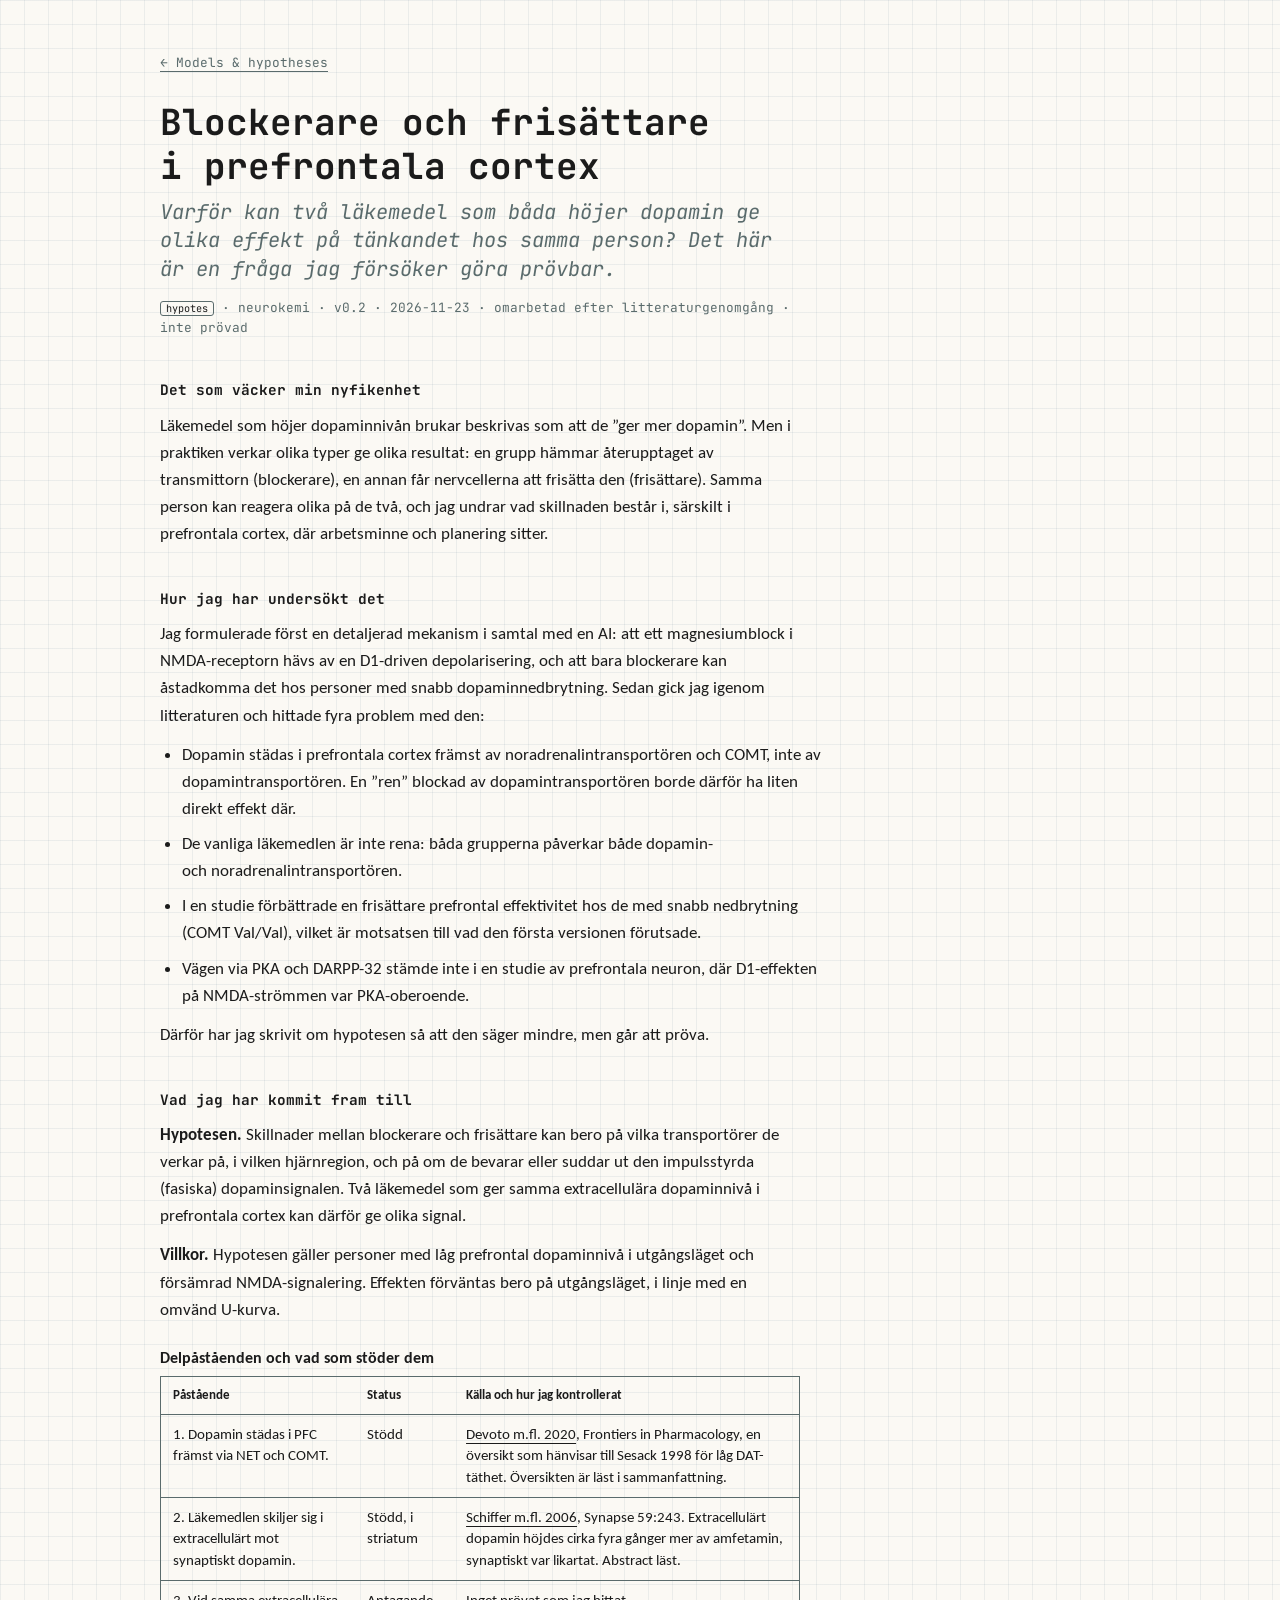
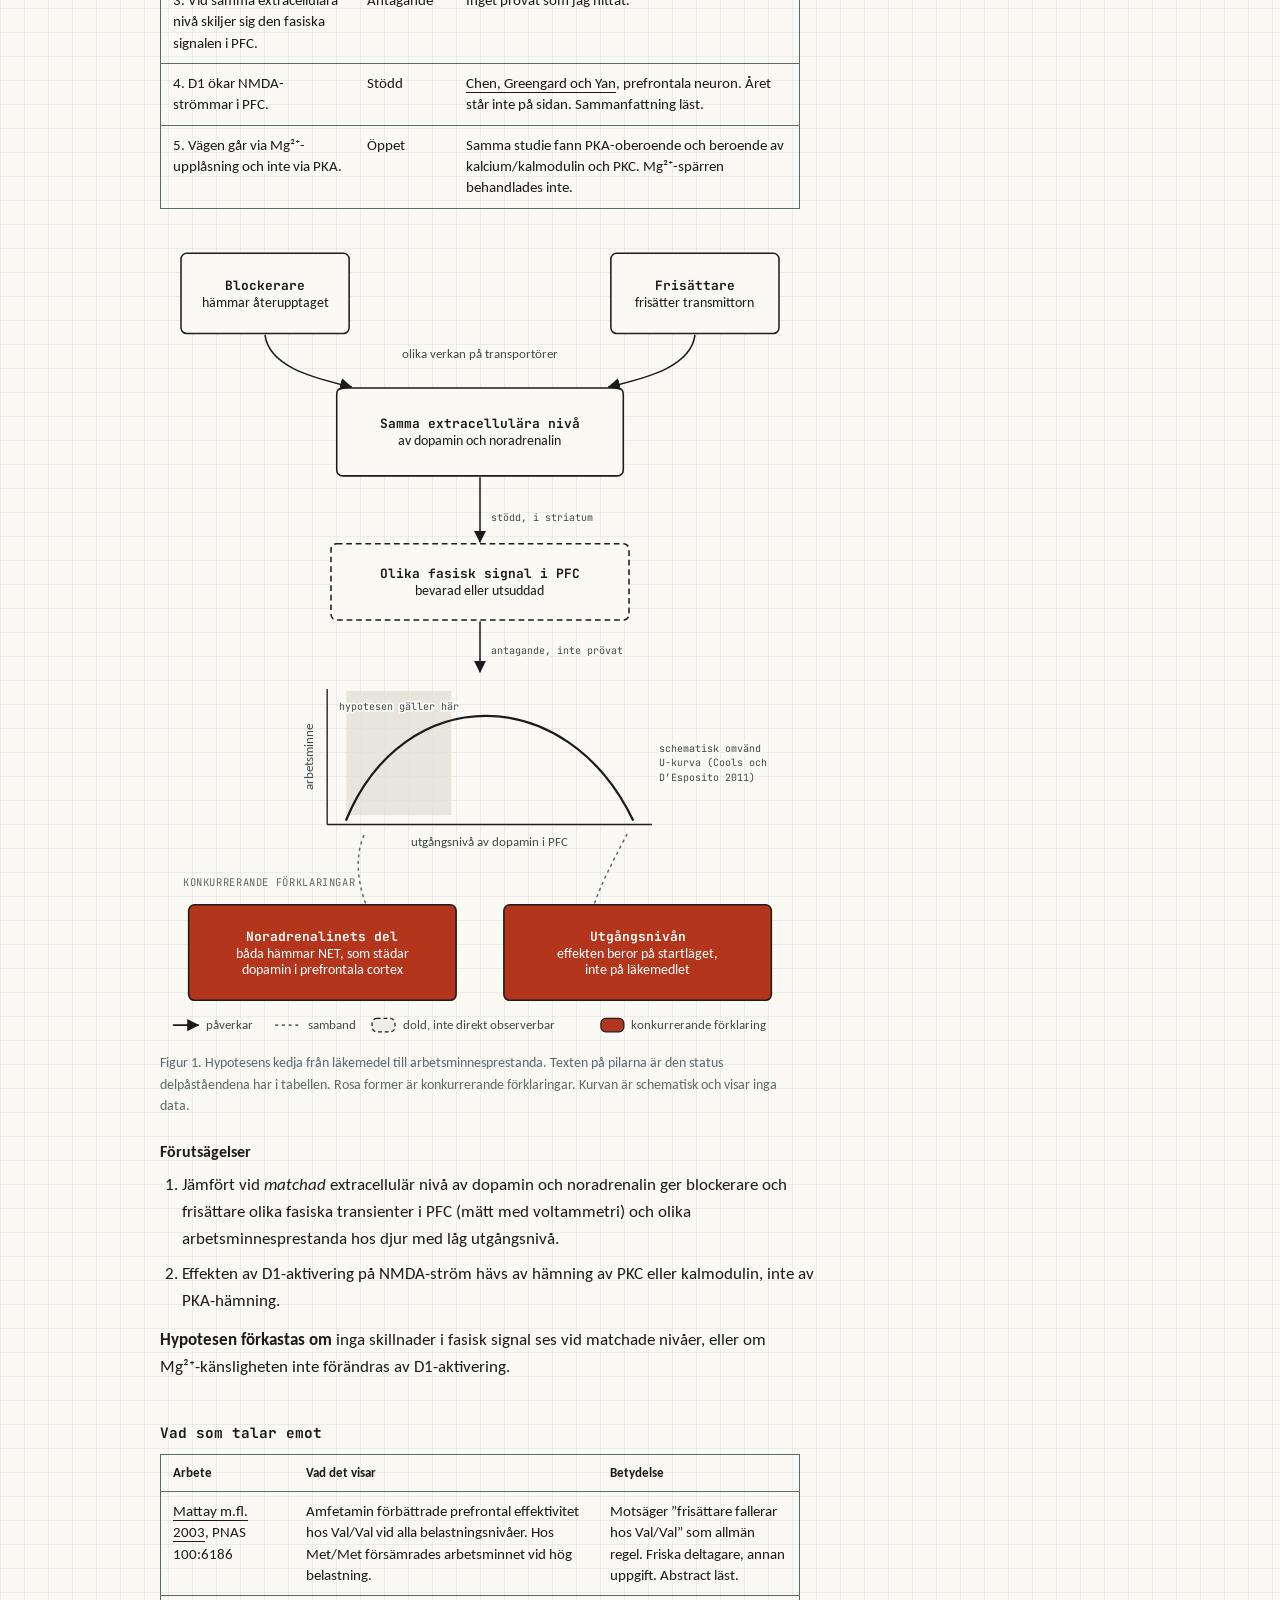
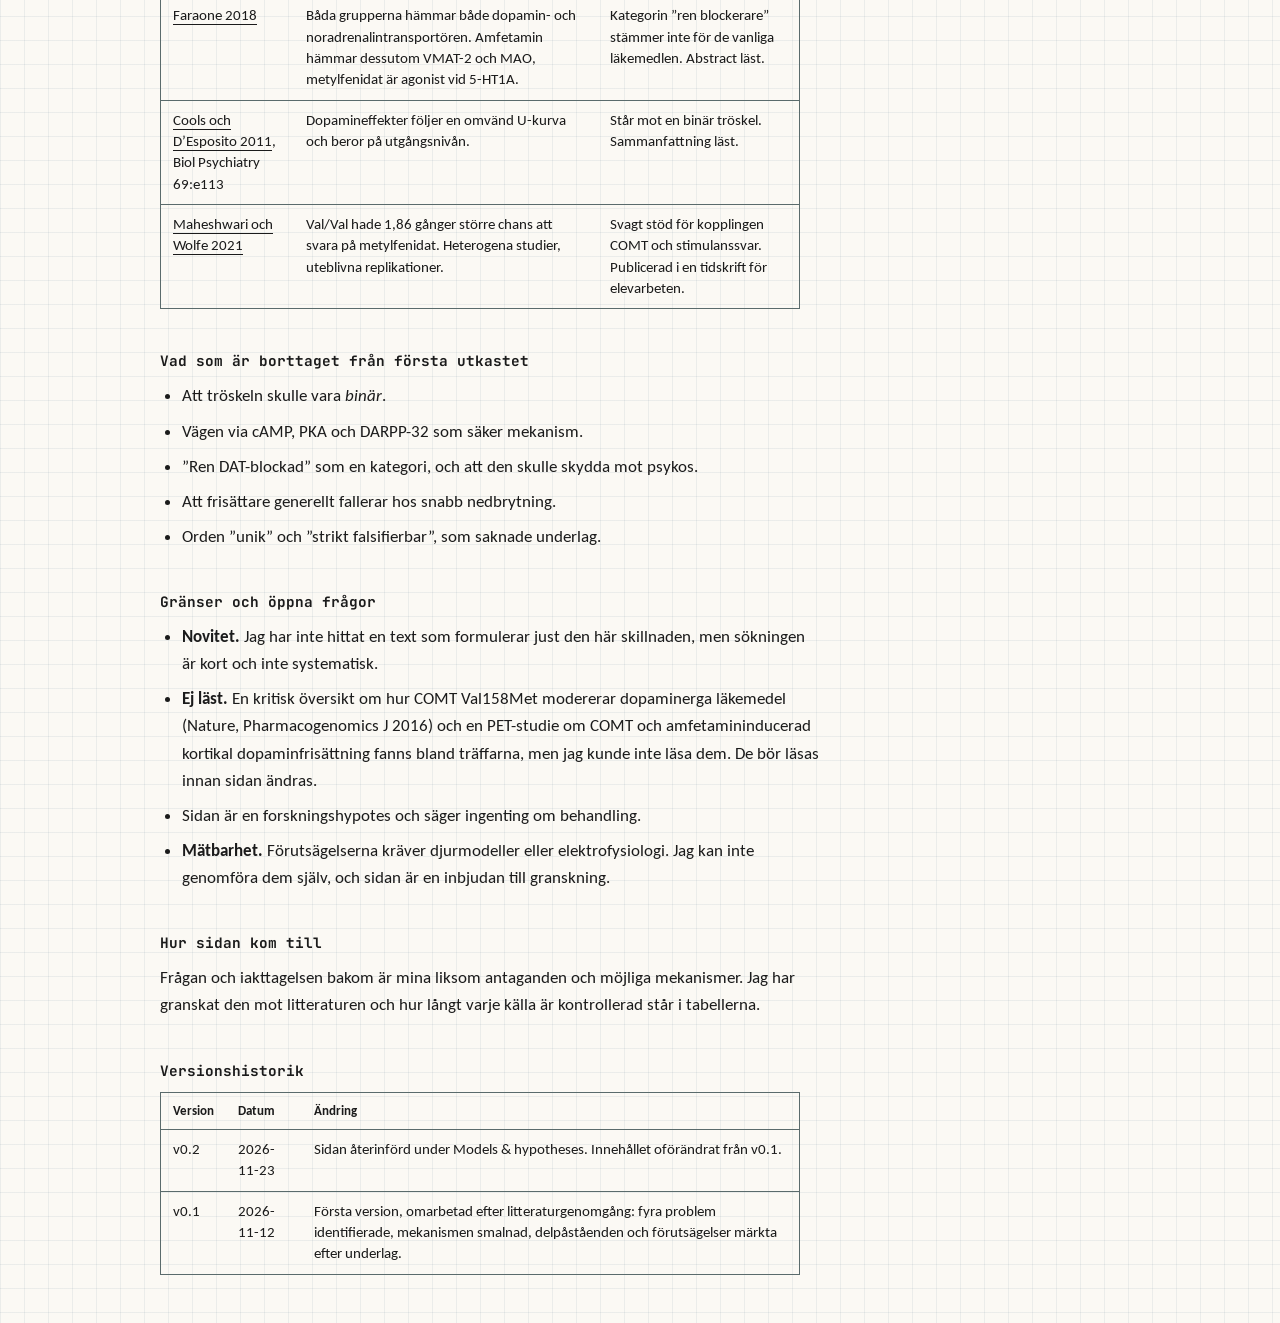
<file: models/blockerare-och-frisattare/index.html>
<!doctype html>
<html lang="sv">
<head>
<meta charset="utf-8">
<meta name="viewport" content="width=device-width, initial-scale=1, viewport-fit=cover">
<meta name="color-scheme" content="light dark">
<link rel="preconnect" href="https://fonts.googleapis.com">
<link rel="preconnect" href="https://fonts.gstatic.com" crossorigin>
<link href="https://fonts.googleapis.com/css2?family=JetBrains+Mono:ital,wght@0,500;0,700;1,400&family=Carlito:ital,wght@0,400;0,700;1,400&display=swap" rel="stylesheet">
<title>Blockerare och frisättare i prefrontala cortex · Martina Johansson</title>
<link rel="stylesheet" href="../../style.css">
</head>
<body>
<main class="page prose">
  <a class="back" href="../">&larr; Models &amp; hypotheses</a>
  <h1>Blockerare och frisättare i prefrontala cortex</h1>
  <p class="tagline">Varför kan två läkemedel som båda höjer dopamin ge olika effekt på tänkandet hos samma person? Det här är en fråga jag försöker göra prövbar.</p>
  <p class="meta" style="margin-top:14px"><span class="status">hypotes</span> &middot; neurokemi &middot; v0.2 &middot; 2026-11-23 &middot; omarbetad efter litteraturgenomgång &middot; inte prövad</p>

  <h2>Det som väcker min nyfikenhet</h2>
  <p>Läkemedel som höjer dopaminnivån brukar beskrivas som att de &rdquo;ger mer dopamin&rdquo;. Men i praktiken verkar olika typer ge olika resultat: en grupp hämmar återupptaget av transmittorn (blockerare), en annan får nervcellerna att frisätta den (frisättare). Samma person kan reagera olika på de två, och jag undrar vad skillnaden består i, särskilt i prefrontala cortex, där arbetsminne och planering sitter.</p>

  <h2>Hur jag har undersökt det</h2>
  <p>Jag formulerade först en detaljerad mekanism i samtal med en AI: att ett magnesiumblock i NMDA-receptorn hävs av en D1-driven depolarisering, och att bara blockerare kan åstadkomma det hos personer med snabb dopaminnedbrytning. Sedan gick jag igenom litteraturen och hittade fyra problem med den:</p>
  <ul>
    <li>Dopamin städas i prefrontala cortex främst av noradrenalintransportören och COMT, inte av dopamintransportören. En &rdquo;ren&rdquo; blockad av dopamintransportören borde därför ha liten direkt effekt där.</li>
    <li>De vanliga läkemedlen är inte rena: båda grupperna påverkar både dopamin- och noradrenalintransportören.</li>
    <li>I en studie förbättrade en frisättare prefrontal effektivitet hos de med snabb nedbrytning (COMT Val/Val), vilket är motsatsen till vad den första versionen förutsade.</li>
    <li>Vägen via PKA och DARPP-32 stämde inte i en studie av prefrontala neuron, där D1-effekten på NMDA-strömmen var PKA-oberoende.</li>
  </ul>
  <p>Därför har jag skrivit om hypotesen så att den säger mindre, men går att pröva.</p>

  <h2>Vad jag har kommit fram till</h2>
  <p><strong>Hypotesen.</strong> Skillnader mellan blockerare och frisättare kan bero på vilka transportörer de verkar på, i vilken hjärnregion, och på om de bevarar eller suddar ut den impulsstyrda (fasiska) dopaminsignalen. Två läkemedel som ger samma extracellulära dopaminnivå i prefrontala cortex kan därför ge olika signal.</p>
  <p><strong>Villkor.</strong> Hypotesen gäller personer med låg prefrontal dopaminnivå i utgångsläget och försämrad NMDA-signalering. Effekten förväntas bero på utgångsläget, i linje med en omvänd U-kurva.</p>

  <h3>Delpåståenden och vad som stöder dem</h3>
  <div class="scroll" tabindex="0" role="region" aria-label="Delpåståenden, kan rullas i sidled">
    <table>
      <thead><tr><th>Påstående</th><th>Status</th><th>Källa och hur jag kontrollerat</th></tr></thead>
      <tbody>
        <tr><td>1. Dopamin städas i PFC främst via NET och COMT.</td><td>Stödd</td><td><a href="https://www.frontiersin.org/articles/10.3389/fphar.2020.588160/pdf">Devoto m.fl. 2020</a>, Frontiers in Pharmacology, en översikt som hänvisar till Sesack 1998 för låg DAT-täthet. Översikten är läst i sammanfattning.</td></tr>
        <tr><td>2. Läkemedlen skiljer sig i extracellulärt mot synaptiskt dopamin.</td><td>Stödd, i striatum</td><td><a href="https://scholars.mssm.edu/en/publications/therapeutic-doses-of-amphetamine-or-methylphenidate-differentiall-2/">Schiffer m.fl. 2006</a>, Synapse 59:243. Extracellulärt dopamin höjdes cirka fyra gånger mer av amfetamin, synaptiskt var likartat. Abstract läst.</td></tr>
        <tr><td>3. Vid samma extracellulära nivå skiljer sig den fasiska signalen i PFC.</td><td>Antagande</td><td>Inget prövat som jag hittat.</td></tr>
        <tr><td>4. D1 ökar NMDA-strömmar i PFC.</td><td>Stödd</td><td><a href="https://data.zhenzhi.com/details/1/865321751">Chen, Greengard och Yan</a>, prefrontala neuron. Året står inte på sidan. Sammanfattning läst.</td></tr>
        <tr><td>5. Vägen går via Mg&sup2;&#8314;-upplåsning och inte via PKA.</td><td>Öppet</td><td>Samma studie fann PKA-oberoende och beroende av kalcium/kalmodulin och PKC. Mg&sup2;&#8314;-spärren behandlades inte.</td></tr>
      </tbody>
    </table>
  </div>

  <figure class="figure">
<div class="scroll" tabindex="0" role="region" aria-label="Mekanismdiagram, kan rullas i sidled">
<svg viewBox="0 0 670 866" role="img" aria-labelledby="b_t b_d" style="display:block;width:100%;max-width:670px;height:auto" xmlns="http://www.w3.org/2000/svg"><title id="b_t">Hypotesen om blockerare och frisättare</title><desc id="b_d">Blockerare och frisättare verkar på transportörer och ger samma extracellulära nivå av dopamin men enligt hypotesen olika fasisk signal i prefrontala cortex. Det ger olika arbetsminnesprestanda hos personer med låg utgångsnivå, enligt en omvänd U-kurva. Länken till samma nivå är stödd i striatum och länken till olika fasisk signal är ett antagande som inte prövats. Konkurrerande förklaringar är noradrenalinets del och utgångsnivån.</desc><defs>
<filter id="b_soft" x="-5%" y="-5%" width="110%" height="110%"><feTurbulence type="fractalNoise" baseFrequency="0.012" numOctaves="1" seed="7" result="n"/><feDisplacementMap in="SourceGraphic" in2="n" scale="2"/></filter>
<marker id="b_mi" viewBox="0 0 10 10" refX="9" refY="5" markerWidth="8" markerHeight="8" orient="auto"><path d="M0,0 L10,5 L0,10 z" fill="#1b1b1b"/></marker>
<marker id="b_mm" viewBox="0 0 10 10" refX="9" refY="5" markerWidth="8" markerHeight="8" orient="auto"><path d="M0,0 L10,5 L0,10 z" fill="#5a6b6c"/></marker>
<style>
.ti{font-family:var(--font-name);font-size:13.5px;font-weight:700;fill:#1b1b1b}
.su{font-family:var(--font-body);font-size:14.5px;fill:#1b1b1b}
.it{font-style:italic}
.w{fill:#fff !important}
.s2{font-family:var(--font-name);font-size:10.5px;fill:#5a6b6c}
.lb{font-family:var(--font-name);font-size:11px;letter-spacing:.06em;fill:#5a6b6c}
.lk{font-family:var(--font-body);font-size:13.5px;fill:#3d4b4c}
.st{font-family:var(--font-name);font-size:10.5px;fill:#3d4b4c;paint-order:stroke;stroke:#fbf9f4;stroke-width:4px;stroke-linejoin:round}
</style>
</defs><g filter="url(#b_soft)"><rect x="22" y="38" width="176" height="84" rx="6" fill="#fbf9f4" stroke="#1b1b1b" stroke-width="1.6"/></g><text x="110" y="76.0" text-anchor="middle" class="ti">Blockerare</text><text x="110" y="94.0" text-anchor="middle" class="su">hämmar återupptaget</text><g filter="url(#b_soft)"><rect x="472" y="38" width="176" height="84" rx="6" fill="#fbf9f4" stroke="#1b1b1b" stroke-width="1.6"/></g><text x="560" y="76.0" text-anchor="middle" class="ti">Frisättare</text><text x="560" y="94.0" text-anchor="middle" class="su">frisätter transmittorn</text><g filter="url(#b_soft)"><rect x="185" y="179" width="300" height="92" rx="6" fill="#fbf9f4" stroke="#1b1b1b" stroke-width="1.6"/></g><text x="335" y="221.0" text-anchor="middle" class="ti">Samma extracellulära nivå</text><text x="335" y="239.0" text-anchor="middle" class="su">av dopamin och noradrenalin</text><path d="M110,124 C115,160 170,170 200,178" fill="none" stroke="#1b1b1b" stroke-width="1.6" stroke-linecap="round" marker-end="url(#b_mi)"/><path d="M560,124 C555,160 500,170 470,178" fill="none" stroke="#1b1b1b" stroke-width="1.6" stroke-linecap="round" marker-end="url(#b_mi)"/><text x="335" y="148" text-anchor="middle" class="lk">olika verkan på transportörer</text><path d="M335,273 C335,300 335,318 335,340" fill="none" stroke="#1b1b1b" stroke-width="1.6" stroke-linecap="round" marker-end="url(#b_mi)"/><text x="347" y="318" text-anchor="start" class="st">stödd, i striatum</text><g filter="url(#b_soft)"><rect x="179" y="342" width="312" height="80" rx="6" fill="#fbf9f4" stroke="#1b1b1b" stroke-width="1.6" stroke-dasharray="6 4"/></g><text x="335" y="378.0" text-anchor="middle" class="ti">Olika fasisk signal i PFC</text><text x="335" y="396.0" text-anchor="middle" class="su">bevarad eller utsuddad</text><path d="M335,424 C335,450 335,462 335,476" fill="none" stroke="#1b1b1b" stroke-width="1.6" stroke-linecap="round" marker-end="url(#b_mi)"/><text x="347" y="458" text-anchor="start" class="st">antagande, inte prövat</text><rect x="195" y="496" width="110" height="130" fill="#e4e0d6" fill-opacity=".8"/><path d="M175,636 L175,494 M175,636 L515,636" stroke="#1b1b1b" stroke-width="1.4" fill="none"/><path d="M195,631 C255,486 425,486 495,631" fill="none" stroke="#1b1b1b" stroke-width="2.4" stroke-linecap="round"/><text x="250" y="516" text-anchor="middle" class="st">hypotesen gäller här</text><text x="345" y="658" text-anchor="middle" class="lk">utgångsnivå av dopamin i PFC</text><text x="160" y="565" text-anchor="middle" class="lk" transform="rotate(-90 160 565)">arbetsminne</text><text x="522" y="560" text-anchor="start" class="st">schematisk omvänd</text><text x="522" y="575" text-anchor="start" class="st">U-kurva (Cools och</text><text x="522" y="590" text-anchor="start" class="st">D’Esposito 2011)</text><text x="24" y="700" text-anchor="start" class="lb">KONKURRERANDE FÖRKLARINGAR</text><g filter="url(#b_soft)"><rect x="30" y="720" width="280" height="100" rx="6" fill="#b3361f" stroke="#1b1b1b" stroke-width="1.6"/></g><text x="170" y="757.5" text-anchor="middle" class="ti w">Noradrenalinets del</text><text x="170" y="775.5" text-anchor="middle" class="su w">båda hämmar NET, som städar</text><text x="170" y="792.5" text-anchor="middle" class="su w">dopamin i prefrontala cortex</text><g filter="url(#b_soft)"><rect x="360" y="720" width="280" height="100" rx="6" fill="#b3361f" stroke="#1b1b1b" stroke-width="1.6"/></g><text x="500" y="757.5" text-anchor="middle" class="ti w">Utgångsnivån</text><text x="500" y="775.5" text-anchor="middle" class="su w">effekten beror på startläget,</text><text x="500" y="792.5" text-anchor="middle" class="su w">inte på läkemedlet</text><path d="M215,718 C205,690 205,664 215,644" fill="none" stroke="#5a6b6c" stroke-width="1.6" stroke-dasharray="2 5" stroke-linecap="round"/><path d="M455,718 C465,690 480,664 490,644" fill="none" stroke="#5a6b6c" stroke-width="1.6" stroke-dasharray="2 5" stroke-linecap="round"/><path d="M14,846 L40,846" fill="none" stroke="#1b1b1b" stroke-width="1.6" stroke-linecap="round" marker-end="url(#b_mi)"/><text x="48" y="850" class="lk">påverkar</text><path d="M121.2,846 L147.2,846" fill="none" stroke="#5a6b6c" stroke-width="1.6" stroke-dasharray="2 5" stroke-linecap="round"/><text x="155.2" y="850" class="lk">samband</text><rect x="222.0" y="839" width="24" height="14" rx="5" fill="#f1eee6" stroke="#1b1b1b" stroke-width="1.3" stroke-dasharray="4 3"/><text x="254.0" y="850" class="lk">dold, inte direkt observerbar</text><rect x="461.6" y="839" width="24" height="14" rx="5" fill="#b3361f" stroke="#1b1b1b" stroke-width="1.3"/><text x="493.6" y="850" class="lk">konkurrerande förklaring</text></svg>
    </div>
    <figcaption>Figur 1. Hypotesens kedja från läkemedel till arbetsminnesprestanda. Texten på pilarna är den status delpåståendena har i tabellen. Rosa former är konkurrerande förklaringar. Kurvan är schematisk och visar inga data.</figcaption>
  </figure>

  <h3>Förutsägelser</h3>
  <ol>
    <li>Jämfört vid <em>matchad</em> extracellulär nivå av dopamin och noradrenalin ger blockerare och frisättare olika fasiska transienter i PFC (mätt med voltammetri) och olika arbetsminnesprestanda hos djur med låg utgångsnivå.</li>
    <li>Effekten av D1-aktivering på NMDA-ström hävs av hämning av PKC eller kalmodulin, inte av PKA-hämning.</li>
  </ol>
  <p><strong>Hypotesen förkastas om</strong> inga skillnader i fasisk signal ses vid matchade nivåer, eller om Mg&sup2;&#8314;-känsligheten inte förändras av D1-aktivering.</p>

  <h2>Vad som talar emot</h2>
  <div class="scroll" tabindex="0" role="region" aria-label="Motbelägg, kan rullas i sidled">
    <table>
      <thead><tr><th>Arbete</th><th>Vad det visar</th><th>Betydelse</th></tr></thead>
      <tbody>
        <tr><td><a href="https://scholars.duke.edu/publication/746809">Mattay m.fl. 2003</a>, PNAS 100:6186</td><td>Amfetamin förbättrade prefrontal effektivitet hos Val/Val vid alla belastningsnivåer. Hos Met/Met försämrades arbetsminnet vid hög belastning.</td><td>Motsäger &rdquo;frisättare fallerar hos Val/Val&rdquo; som allmän regel. Friska deltagare, annan uppgift. Abstract läst.</td></tr>
        <tr><td><a href="https://pubmed.ncbi.nlm.nih.gov/29428394/">Faraone 2018</a></td><td>Båda grupperna hämmar både dopamin- och noradrenalintransportören. Amfetamin hämmar dessutom VMAT-2 och MAO, metylfenidat är agonist vid 5-HT1A.</td><td>Kategorin &rdquo;ren blockerare&rdquo; stämmer inte för de vanliga läkemedlen. Abstract läst.</td></tr>
        <tr><td><a href="https://scienceopen.com/document/vid/00606d3d-3e09-49ea-9b63-9adb2101e28b">Cools och D&rsquo;Esposito 2011</a>, Biol Psychiatry 69:e113</td><td>Dopamineffekter följer en omvänd U-kurva och beror på utgångsnivån.</td><td>Står mot en binär tröskel. Sammanfattning läst.</td></tr>
        <tr><td><a href="https://www.jsr.org/hs/index.php/path/article/view/3087">Maheshwari och Wolfe 2021</a></td><td>Val/Val hade 1,86 gånger större chans att svara på metylfenidat. Heterogena studier, uteblivna replikationer.</td><td>Svagt stöd för kopplingen COMT och stimulanssvar. Publicerad i en tidskrift för elevarbeten.</td></tr>
      </tbody>
    </table>
  </div>

  <h2>Vad som är borttaget från första utkastet</h2>
  <ul>
    <li>Att tröskeln skulle vara <em>binär</em>.</li>
    <li>Vägen via cAMP, PKA och DARPP-32 som säker mekanism.</li>
    <li>&rdquo;Ren DAT-blockad&rdquo; som en kategori, och att den skulle skydda mot psykos.</li>
    <li>Att frisättare generellt fallerar hos snabb nedbrytning.</li>
    <li>Orden &rdquo;unik&rdquo; och &rdquo;strikt falsifierbar&rdquo;, som saknade underlag.</li>
  </ul>

  <h2>Gränser och öppna frågor</h2>
  <ul>
    <li><strong>Novitet.</strong> Jag har inte hittat en text som formulerar just den här skillnaden, men sökningen är kort och inte systematisk.</li>
    <li><strong>Ej läst.</strong> En kritisk översikt om hur COMT Val158Met modererar dopaminerga läkemedel (Nature, Pharmacogenomics J 2016) och en PET-studie om COMT och amfetamininducerad kortikal dopaminfrisättning fanns bland träffarna, men jag kunde inte läsa dem. De bör läsas innan sidan ändras.</li>
    <li> Sidan är en forskningshypotes och säger ingenting om behandling.</li>
    <li><strong>Mätbarhet.</strong> Förutsägelserna kräver djurmodeller eller elektrofysiologi. Jag kan inte genomföra dem själv, och sidan är en inbjudan till granskning.</li>
  </ul>

  <h2>Hur sidan kom till</h2>
  <p>Frågan och iakttagelsen bakom är mina liksom antaganden och möjliga mekanismer. Jag har granskat den mot litteraturen och hur långt varje källa är kontrollerad står i tabellerna.</p>

  <h2>Versionshistorik</h2>
  <div class="scroll" tabindex="0" role="region" aria-label="Versionshistorik">
    <table>
      <thead><tr><th>Version</th><th>Datum</th><th>Ändring</th></tr></thead>
      <tbody>
        <tr><td>v0.2</td><td>2026-11-23</td><td>Sidan återinförd under Models &amp; hypotheses. Innehållet oförändrat från v0.1.</td></tr>
        <tr><td>v0.1</td><td>2026-11-12</td><td>Första version, omarbetad efter litteraturgenomgång: fyra problem identifierade, mekanismen smalnad, delpåståenden och förutsägelser märkta efter underlag.</td></tr>
      </tbody>
    </table>
  </div>
</main>
</body>
</html>
</file>
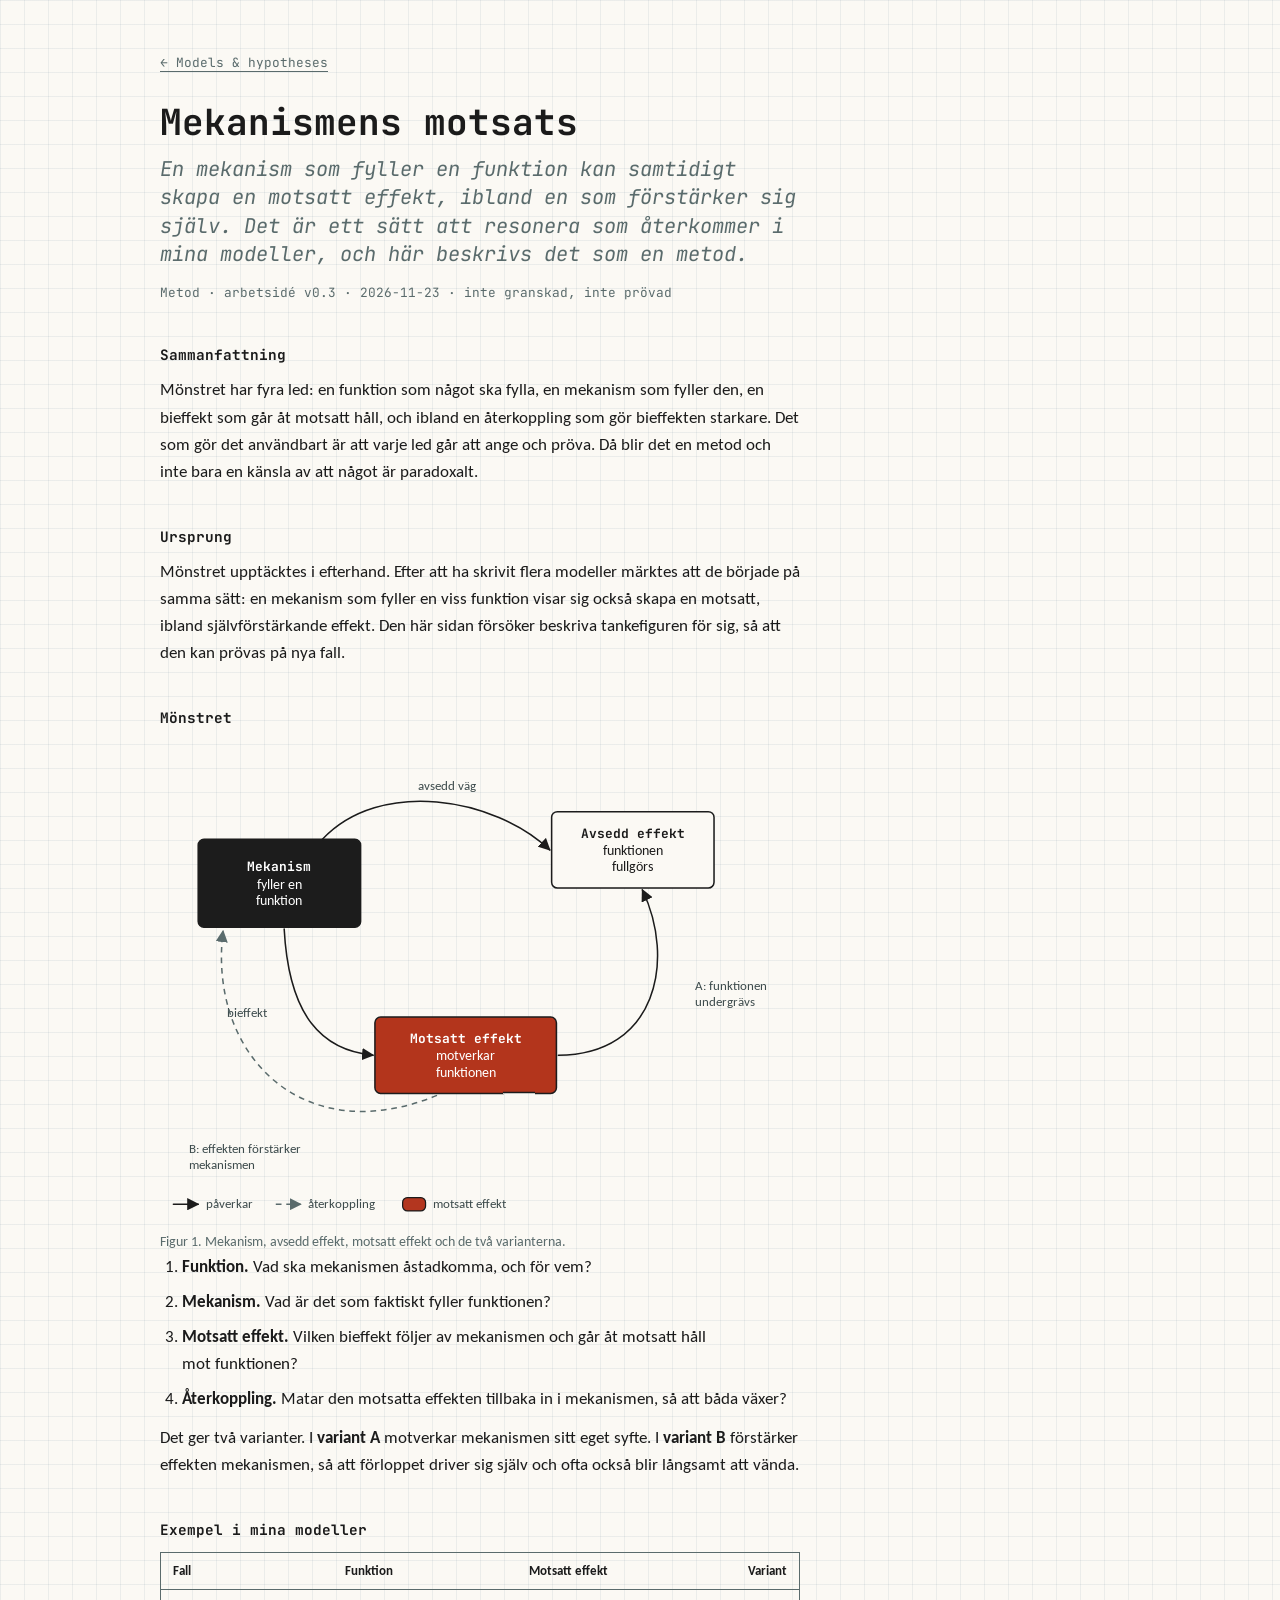
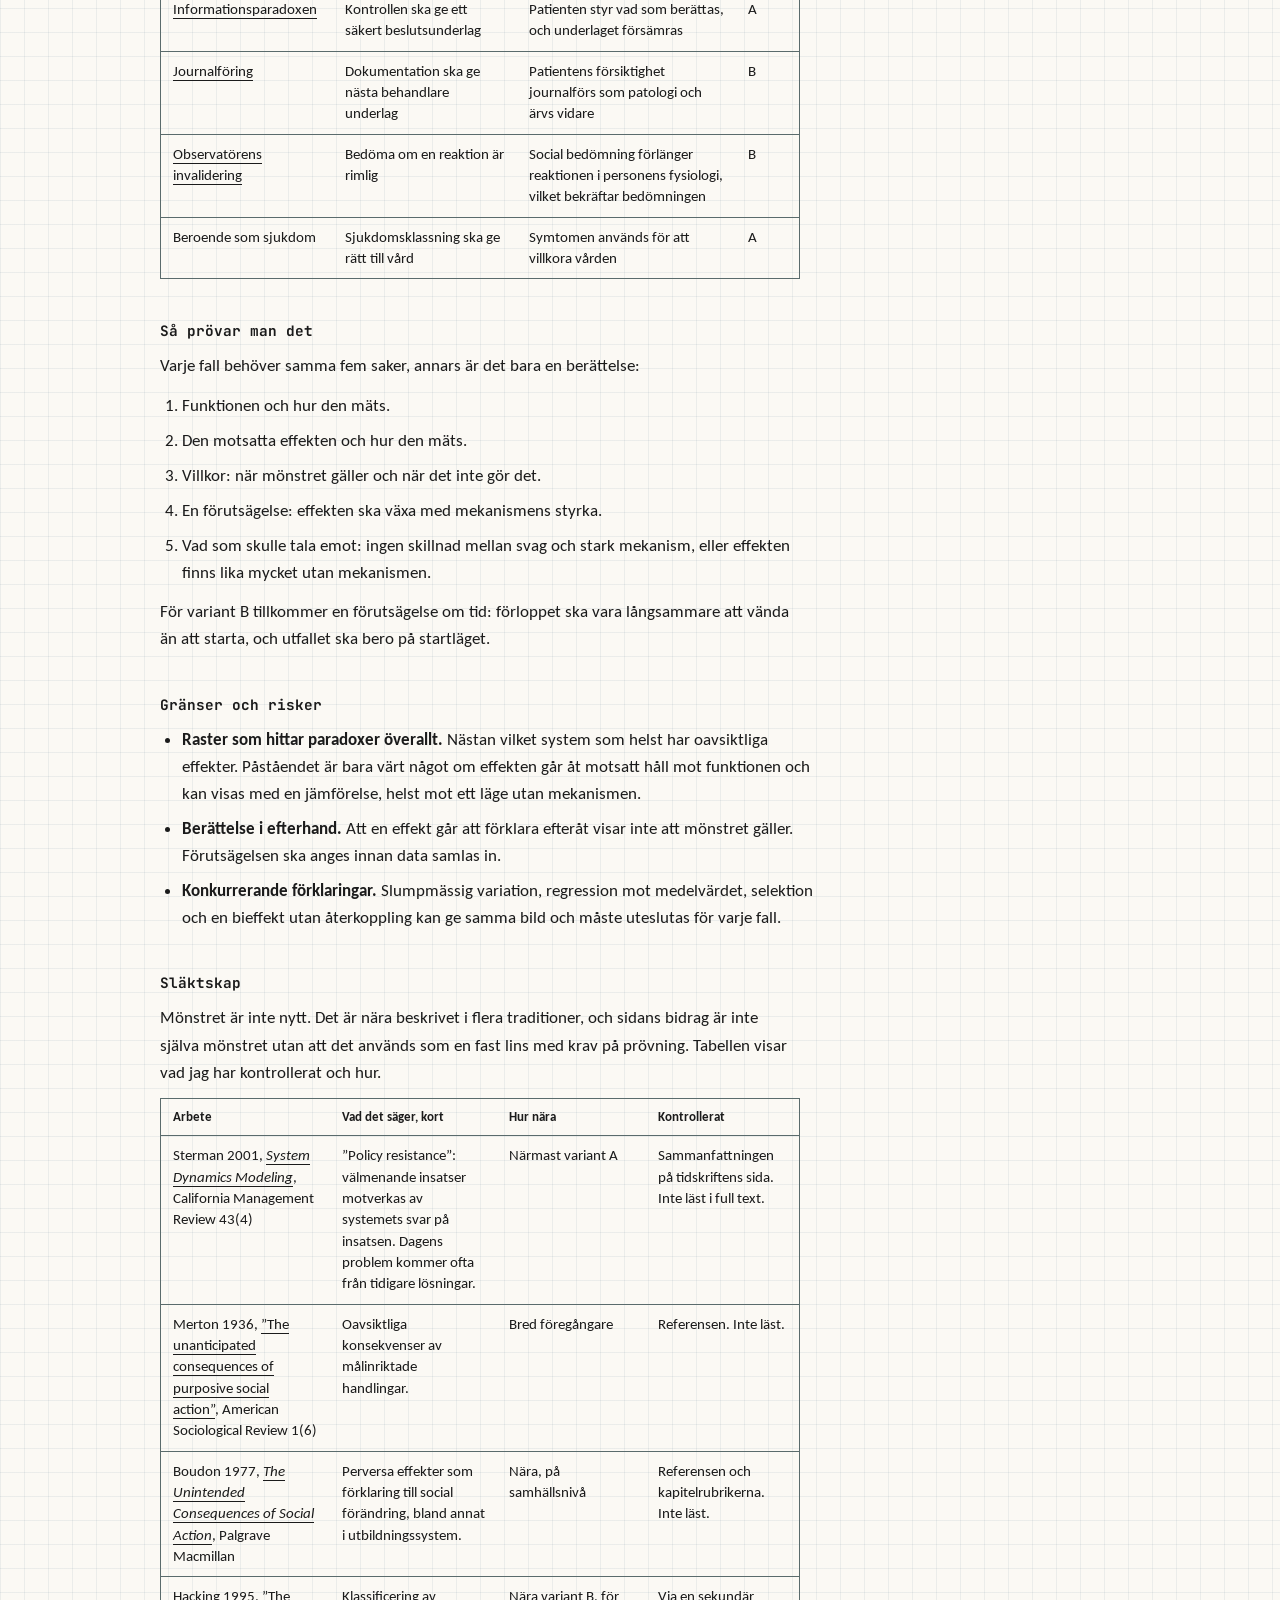
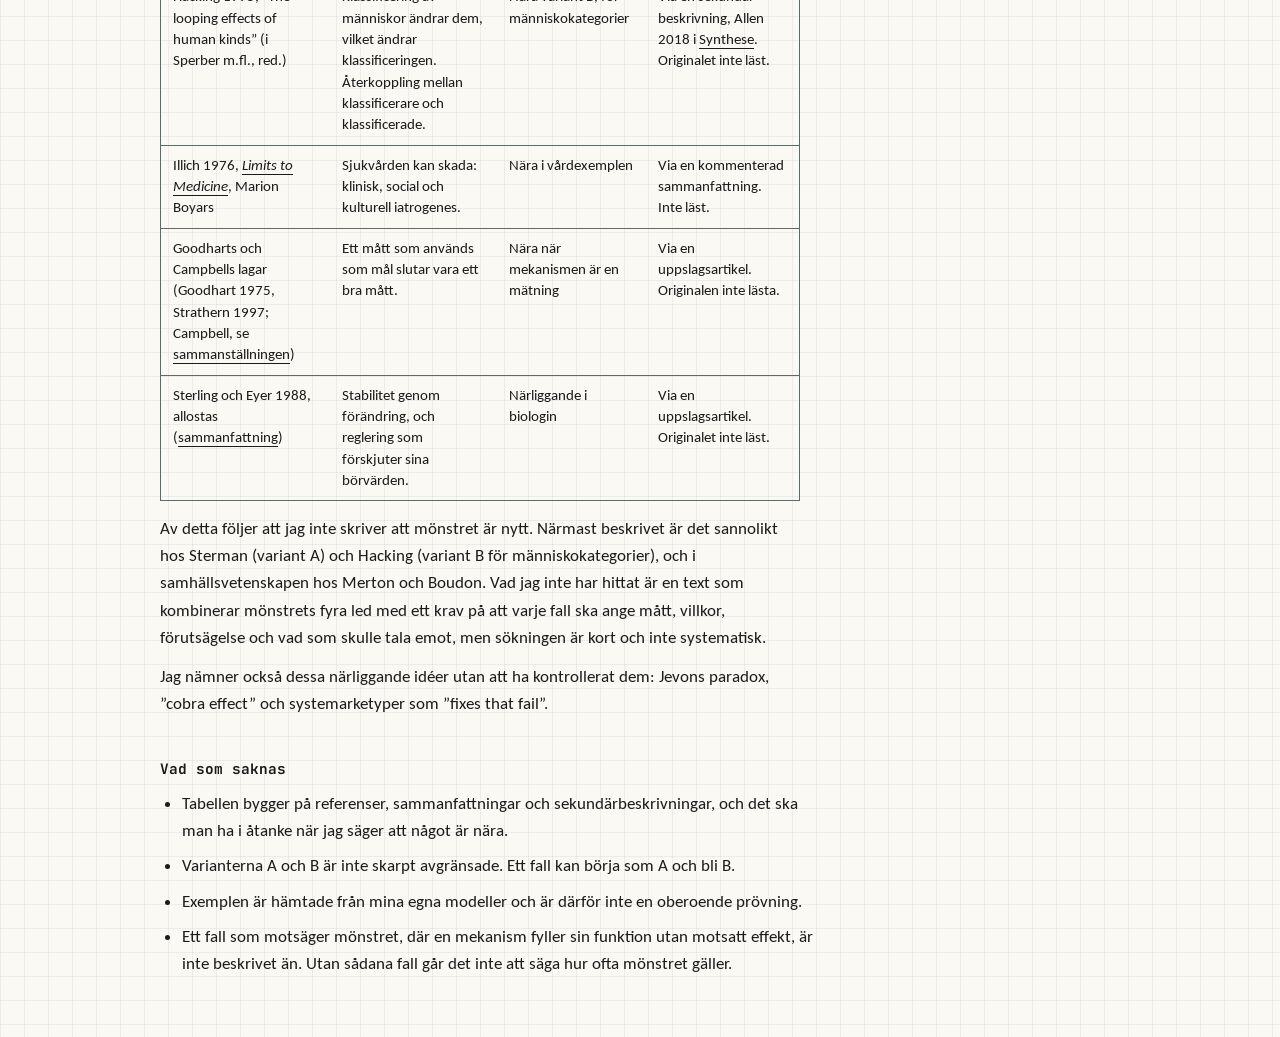
<file: models/mekanismens-motsats/index.html>
<!doctype html>
<html lang="sv">
<head>
<meta charset="utf-8">
<meta name="viewport" content="width=device-width, initial-scale=1, viewport-fit=cover">
<meta name="color-scheme" content="light dark">
<link rel="preconnect" href="https://fonts.googleapis.com">
<link rel="preconnect" href="https://fonts.gstatic.com" crossorigin>
<link href="https://fonts.googleapis.com/css2?family=JetBrains+Mono:ital,wght@0,500;0,700;1,400&family=Carlito:ital,wght@0,400;0,700;1,400&display=swap" rel="stylesheet">
<title>Mekanismens motsats · Martina Johansson</title>
<link rel="stylesheet" href="../../style.css">
</head>
<body>
<main class="page prose">
  <a class="back" href="../">&larr; Models &amp; hypotheses</a>
  <h1>Mekanismens motsats</h1>
  <p class="tagline">En mekanism som fyller en funktion kan samtidigt skapa en motsatt effekt, ibland en som förstärker sig själv. Det är ett sätt att resonera som återkommer i mina modeller, och här beskrivs det som en metod.</p>
  <p class="meta" style="margin-top:14px">Metod &middot; arbetsidé v0.3 &middot; 2026-11-23 &middot; inte granskad, inte prövad</p>

  <h2>Sammanfattning</h2>
  <p>Mönstret har fyra led: en funktion som något ska fylla, en mekanism som fyller den, en bieffekt som går åt motsatt håll, och ibland en återkoppling som gör bieffekten starkare. Det som gör det användbart är att varje led går att ange och pröva. Då blir det en metod och inte bara en känsla av att något är paradoxalt.</p>

  <h2>Ursprung</h2>
  <p>Mönstret upptäcktes i efterhand. Efter att ha skrivit flera modeller märktes att de började på samma sätt: en mekanism som fyller en viss funktion visar sig också skapa en motsatt, ibland självförstärkande effekt. Den här sidan försöker beskriva tankefiguren för sig, så att den kan prövas på nya fall.</p>

  <h2>Mönstret</h2>
  <figure class="figure">
    <div class="scroll" tabindex="0" role="region" aria-label="Schema över mönstret, kan rullas i sidled">
<svg viewBox="0 0 670 506" role="img" aria-labelledby="m_t m_d" style="display:block;width:100%;max-width:670px;height:auto" xmlns="http://www.w3.org/2000/svg"><title id="m_t">Mekanism, avsedd effekt och motsatt effekt</title><desc id="m_d">En mekanism som fyller en funktion ger en avsedd effekt, men också en bieffekt som motverkar funktionen. Variant A: funktionen undergrävs. Variant B: effekten återkopplar och förstärker mekanismen.</desc><defs>
<filter id="m_soft" x="-5%" y="-5%" width="110%" height="110%"><feTurbulence type="fractalNoise" baseFrequency="0.012" numOctaves="1" seed="7" result="n"/><feDisplacementMap in="SourceGraphic" in2="n" scale="2"/></filter>
<marker id="m_mi" viewBox="0 0 10 10" refX="9" refY="5" markerWidth="8" markerHeight="8" orient="auto"><path d="M0,0 L10,5 L0,10 z" fill="#1b1b1b"/></marker>
<marker id="m_mm" viewBox="0 0 10 10" refX="9" refY="5" markerWidth="8" markerHeight="8" orient="auto"><path d="M0,0 L10,5 L0,10 z" fill="#5a6b6c"/></marker>
<style>
.ti{font-family:var(--font-name);font-size:13.5px;font-weight:700;fill:#1b1b1b}
.su{font-family:var(--font-body);font-size:14.5px;fill:#1b1b1b}
.it{font-style:italic}
.w{fill:#fff !important}
.s2{font-family:var(--font-name);font-size:10.5px;fill:#5a6b6c}
.lb{font-family:var(--font-name);font-size:11px;letter-spacing:.06em;fill:#5a6b6c}
.lk{font-family:var(--font-body);font-size:13.5px;fill:#3d4b4c}
.st{font-family:var(--font-name);font-size:10.5px;fill:#3d4b4c;paint-order:stroke;stroke:#fbf9f4;stroke-width:4px;stroke-linejoin:round}
</style>
</defs><g filter="url(#m_soft)"><rect x="40" y="104" width="170" height="92" rx="6" fill="#1b1b1b" stroke="#1b1b1b" stroke-width="1.6"/></g><text x="125" y="137.5" text-anchor="middle" class="ti w">Mekanism</text><text x="125" y="155.5" text-anchor="middle" class="su w">fyller en</text><text x="125" y="172.5" text-anchor="middle" class="su w">funktion</text><g filter="url(#m_soft)"><rect x="410" y="75" width="170" height="80" rx="6" fill="#fbf9f4" stroke="#1b1b1b" stroke-width="1.6"/></g><text x="495" y="102.5" text-anchor="middle" class="ti">Avsedd effekt</text><text x="495" y="120.5" text-anchor="middle" class="su">funktionen</text><text x="495" y="137.5" text-anchor="middle" class="su">fullgörs</text><g filter="url(#m_soft)"><rect x="225" y="290" width="190" height="80" rx="6" fill="#b3361f" stroke="#1b1b1b" stroke-width="1.6"/></g><text x="320" y="317.5" text-anchor="middle" class="ti w">Motsatt effekt</text><text x="320" y="335.5" text-anchor="middle" class="su w">motverkar</text><text x="320" y="352.5" text-anchor="middle" class="su w">funktionen</text><path d="M170,104 C230,40 350,60 408,115" fill="none" stroke="#1b1b1b" stroke-width="1.6" stroke-linecap="round" marker-end="url(#m_mi)"/><text x="300" y="52" text-anchor="middle" class="lk">avsedd väg</text><path d="M130,198 C135,290 170,325 223,330" fill="none" stroke="#1b1b1b" stroke-width="1.6" stroke-linecap="round" marker-end="url(#m_mi)"/><text x="70" y="290" text-anchor="start" class="lk">bieffekt</text><path d="M417,330 C520,330 540,230 505,157" fill="none" stroke="#1b1b1b" stroke-width="1.6" stroke-linecap="round" marker-end="url(#m_mi)"/><text x="560" y="262" text-anchor="start" class="lk">A: funktionen</text><text x="560" y="279" text-anchor="start" class="lk">undergrävs</text><path d="M290,372 C150,430 50,330 66,200" fill="none" stroke="#5a6b6c" stroke-width="1.6" stroke-dasharray="6 5" marker-end="url(#m_mm)"/><text x="30" y="432" text-anchor="start" class="lk">B: effekten förstärker</text><text x="30" y="449" text-anchor="start" class="lk">mekanismen</text><path d="M14,486 L40,486" fill="none" stroke="#1b1b1b" stroke-width="1.6" stroke-linecap="round" marker-end="url(#m_mi)"/><text x="48" y="490" class="lk">påverkar</text><path d="M121.2,486 L147.2,486" fill="none" stroke="#5a6b6c" stroke-width="1.6" stroke-dasharray="6 5" marker-end="url(#m_mm)"/><text x="155.2" y="490" class="lk">återkoppling</text><rect x="254.0" y="479" width="24" height="14" rx="5" fill="#b3361f" stroke="#1b1b1b" stroke-width="1.3"/><text x="286.0" y="490" class="lk">motsatt effekt</text></svg>
    </div>
    <figcaption>Figur 1. Mekanism, avsedd effekt, motsatt effekt och de två varianterna.</figcaption>
  </figure>
  <ol>
    <li><strong>Funktion.</strong> Vad ska mekanismen åstadkomma, och för vem?</li>
    <li><strong>Mekanism.</strong> Vad är det som faktiskt fyller funktionen?</li>
    <li><strong>Motsatt effekt.</strong> Vilken bieffekt följer av mekanismen och går åt motsatt håll mot funktionen?</li>
    <li><strong>Återkoppling.</strong> Matar den motsatta effekten tillbaka in i mekanismen, så att båda växer?</li>
  </ol>
  <p>Det ger två varianter. I <strong>variant A</strong> motverkar mekanismen sitt eget syfte. I <strong>variant B</strong> förstärker effekten mekanismen, så att förloppet driver sig själv och ofta också blir långsamt att vända.</p>

  <h2>Exempel i mina modeller</h2>
  <div class="scroll" tabindex="0" role="region" aria-label="Exempel, kan rullas i sidled">
    <table>
      <thead><tr><th>Fall</th><th>Funktion</th><th>Motsatt effekt</th><th>Variant</th></tr></thead>
      <tbody>
        <tr><td><a href="../villkorad-medikalisering/">Informationsparadoxen</a></td><td>Kontrollen ska ge ett säkert beslutsunderlag</td><td>Patienten styr vad som berättas, och underlaget försämras</td><td>A</td></tr>
        <tr><td><a href="../villkorad-medikalisering/">Journalföring</a></td><td>Dokumentation ska ge nästa behandlare underlag</td><td>Patientens försiktighet journalförs som patologi och ärvs vidare</td><td>B</td></tr>
        <tr><td><a href="../psyket-som-system/">Observatörens invalidering</a></td><td>Bedöma om en reaktion är rimlig</td><td>Social bedömning förlänger reaktionen i personens fysiologi, vilket bekräftar bedömningen</td><td>B</td></tr>
        <tr><td>Beroende som sjukdom</td><td>Sjukdomsklassning ska ge rätt till vård</td><td>Symtomen används för att villkora vården</td><td>A</td></tr>
      </tbody>
    </table>
  </div>

  <h2>Så prövar man det</h2>
  <p>Varje fall behöver samma fem saker, annars är det bara en berättelse:</p>
  <ol>
    <li>Funktionen och hur den mäts.</li>
    <li>Den motsatta effekten och hur den mäts.</li>
    <li>Villkor: när mönstret gäller och när det inte gör det.</li>
    <li>En förutsägelse: effekten ska växa med mekanismens styrka.</li>
    <li>Vad som skulle tala emot: ingen skillnad mellan svag och stark mekanism, eller effekten finns lika mycket utan mekanismen.</li>
  </ol>
  <p>För variant B tillkommer en förutsägelse om tid: förloppet ska vara långsammare att vända än att starta, och utfallet ska bero på startläget.</p>

  <h2>Gränser och risker</h2>
  <ul>
    <li><strong>Raster som hittar paradoxer överallt.</strong> Nästan vilket system som helst har oavsiktliga effekter. Påståendet är bara värt något om effekten går åt motsatt håll mot funktionen och kan visas med en jämförelse, helst mot ett läge utan mekanismen.</li>
    <li><strong>Berättelse i efterhand.</strong> Att en effekt går att förklara efteråt visar inte att mönstret gäller. Förutsägelsen ska anges innan data samlas in.</li>
    <li><strong>Konkurrerande förklaringar.</strong> Slumpmässig variation, regression mot medelvärdet, selektion och en bieffekt utan återkoppling kan ge samma bild och måste uteslutas för varje fall.</li>
  </ul>

  <h2>Släktskap</h2>
  <p>Mönstret är inte nytt. Det är nära beskrivet i flera traditioner, och sidans bidrag är inte själva mönstret utan att det används som en fast lins med krav på prövning. Tabellen visar vad jag har kontrollerat och hur.</p>
  <div class="scroll" tabindex="0" role="region" aria-label="Besläktade arbeten, kan rullas i sidled">
    <table>
      <thead><tr><th>Arbete</th><th>Vad det säger, kort</th><th>Hur nära</th><th>Kontrollerat</th></tr></thead>
      <tbody>
        <tr><td>Sterman 2001, <a href="https://cmr.berkeley.edu/2001/08/43-4-system-dynamics-modeling-tools-for-learning-in-a-complex-world/"><em>System Dynamics Modeling</em></a>, California Management Review 43(4)</td><td>&rdquo;Policy resistance&rdquo;: välmenande insatser motverkas av systemets svar på insatsen. Dagens problem kommer ofta från tidigare lösningar.</td><td>Närmast variant A</td><td>Sammanfattningen på tidskriftens sida. Inte läst i full text.</td></tr>
        <tr><td>Merton 1936, <a href="https://stafforini.com/works/merton-1936-unanticipated-consequences-purposive/">&rdquo;The unanticipated consequences of purposive social action&rdquo;</a>, American Sociological Review 1(6)</td><td>Oavsiktliga konsekvenser av målinriktade handlingar.</td><td>Bred föregångare</td><td>Referensen. Inte läst.</td></tr>
        <tr><td>Boudon 1977, <a href="https://doi.org/10.1007/978-1-349-04381-1"><em>The Unintended Consequences of Social Action</em></a>, Palgrave Macmillan</td><td>Perversa effekter som förklaring till social förändring, bland annat i utbildningssystem.</td><td>Nära, på samhällsnivå</td><td>Referensen och kapitelrubrikerna. Inte läst.</td></tr>
        <tr><td>Hacking 1995, &rdquo;The looping effects of human kinds&rdquo; (i Sperber m.fl., red.)</td><td>Klassificering av människor ändrar dem, vilket ändrar klassificeringen. Återkoppling mellan klassificerare och klassificerade.</td><td>Nära variant B, för människokategorier</td><td>Via en sekundär beskrivning, Allen 2018 i <a href="https://link.springer.com/article/10.1007/s11229-018-1870-0">Synthese</a>. Originalet inte läst.</td></tr>
        <tr><td>Illich 1976, <a href="https://medhum.med.nyu.edu/view/16963"><em>Limits to Medicine</em></a>, Marion Boyars</td><td>Sjukvården kan skada: klinisk, social och kulturell iatrogenes.</td><td>Nära i vårdexemplen</td><td>Via en kommenterad sammanfattning. Inte läst.</td></tr>
        <tr><td>Goodharts och Campbells lagar (Goodhart 1975, Strathern 1997; Campbell, se <a href="https://en.wikipedia.org/wiki/Goodhart%27s_law">sammanställningen</a>)</td><td>Ett mått som används som mål slutar vara ett bra mått.</td><td>Nära när mekanismen är en mätning</td><td>Via en uppslagsartikel. Originalen inte lästa.</td></tr>
        <tr><td>Sterling och Eyer 1988, allostas (<a href="https://en.wikipedia.org/wiki/Allostasis">sammanfattning</a>)</td><td>Stabilitet genom förändring, och reglering som förskjuter sina börvärden.</td><td>Närliggande i biologin</td><td>Via en uppslagsartikel. Originalet inte läst.</td></tr>
      </tbody>
    </table>
  </div>
  <p>Av detta följer att jag inte skriver att mönstret är nytt. Närmast beskrivet är det sannolikt hos Sterman (variant A) och Hacking (variant B för människokategorier), och i samhällsvetenskapen hos Merton och Boudon. Vad jag inte har hittat är en text som kombinerar mönstrets fyra led med ett krav på att varje fall ska ange mått, villkor, förutsägelse och vad som skulle tala emot, men sökningen är kort och inte systematisk.</p>
  <p>Jag nämner också dessa närliggande idéer utan att ha kontrollerat dem: Jevons paradox, &rdquo;cobra effect&rdquo; och systemarketyper som &rdquo;fixes that fail&rdquo;.</p>

  <h2>Vad som saknas</h2>
  <ul>
    <li>Tabellen bygger på referenser, sammanfattningar och sekundärbeskrivningar, och det ska man ha i åtanke när jag säger att något är nära.</li>
    <li>Varianterna A och B är inte skarpt avgränsade. Ett fall kan börja som A och bli B.</li>
    <li>Exemplen är hämtade från mina egna modeller och är därför inte en oberoende prövning.</li>
    <li>Ett fall som motsäger mönstret, där en mekanism fyller sin funktion utan motsatt effekt, är inte beskrivet än. Utan sådana fall går det inte att säga hur ofta mönstret gäller.</li>
  </ul>

</main>
</body>
</html>
</file>
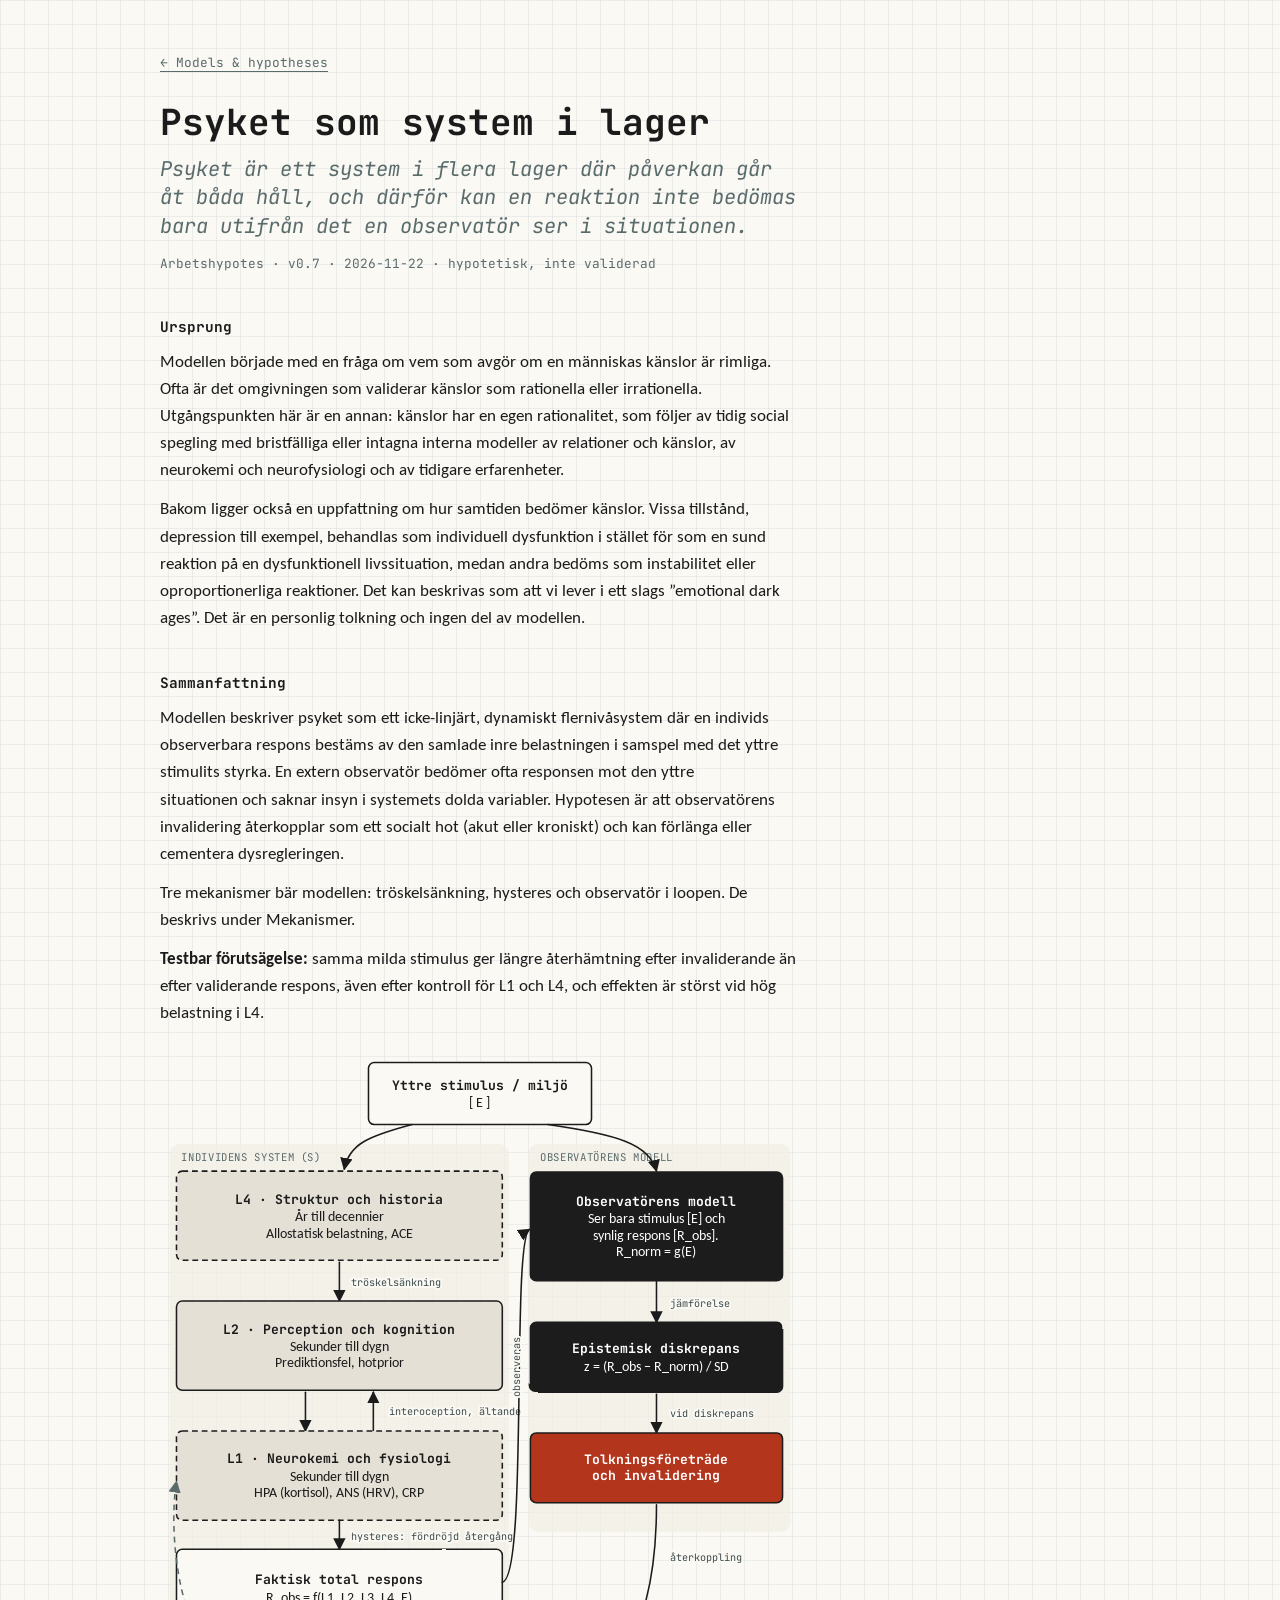
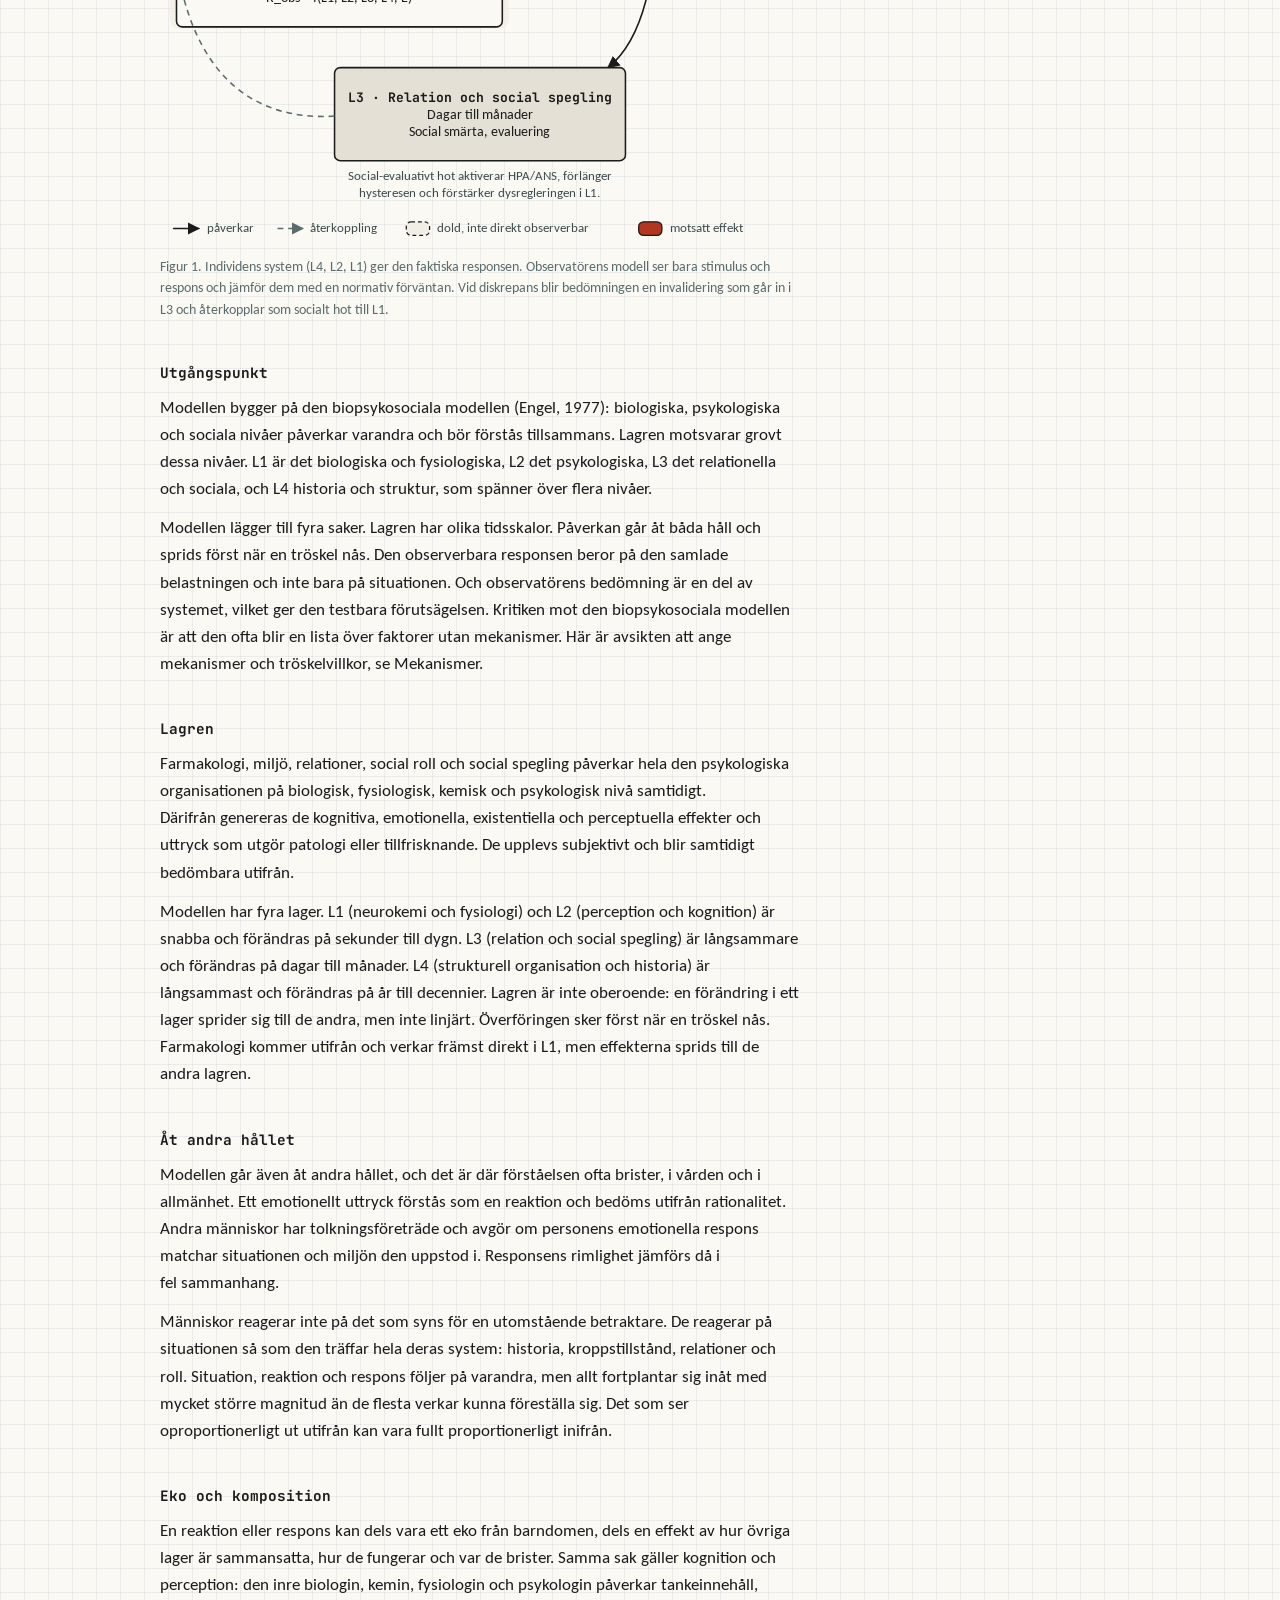
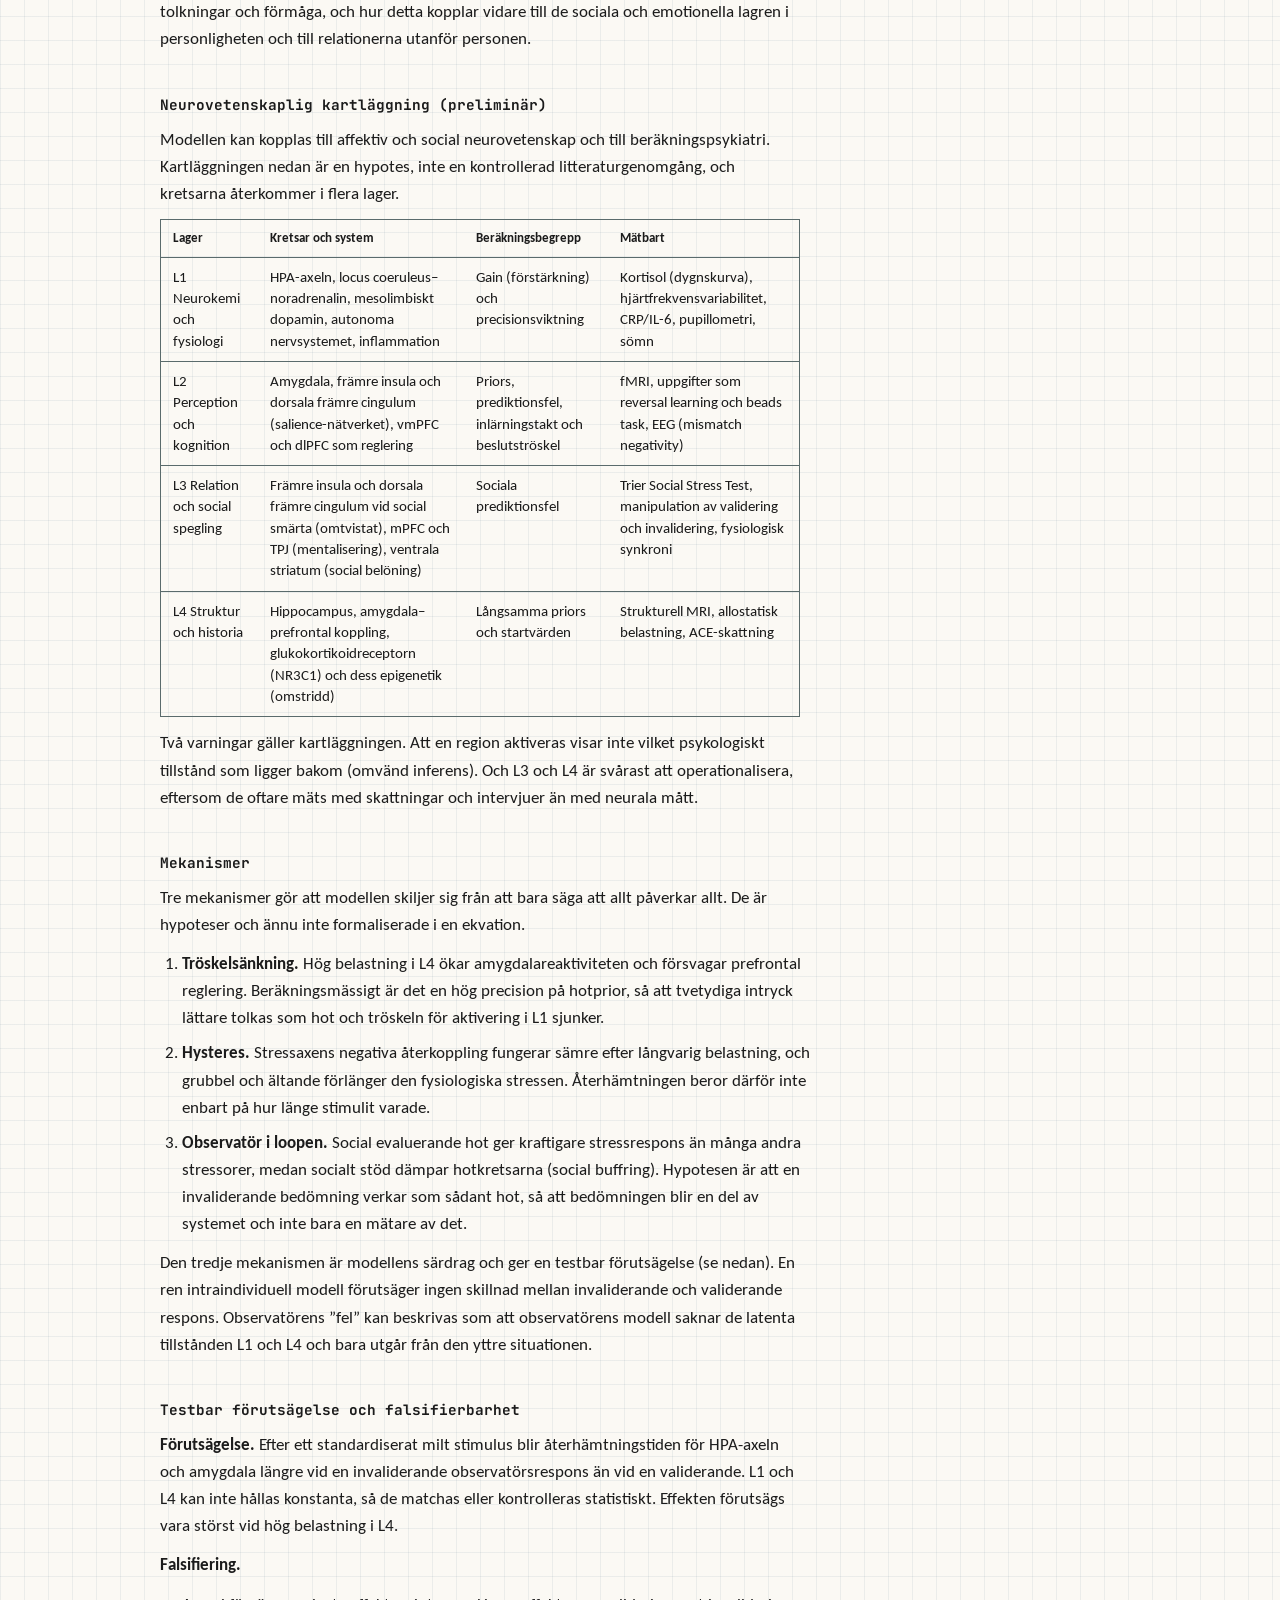
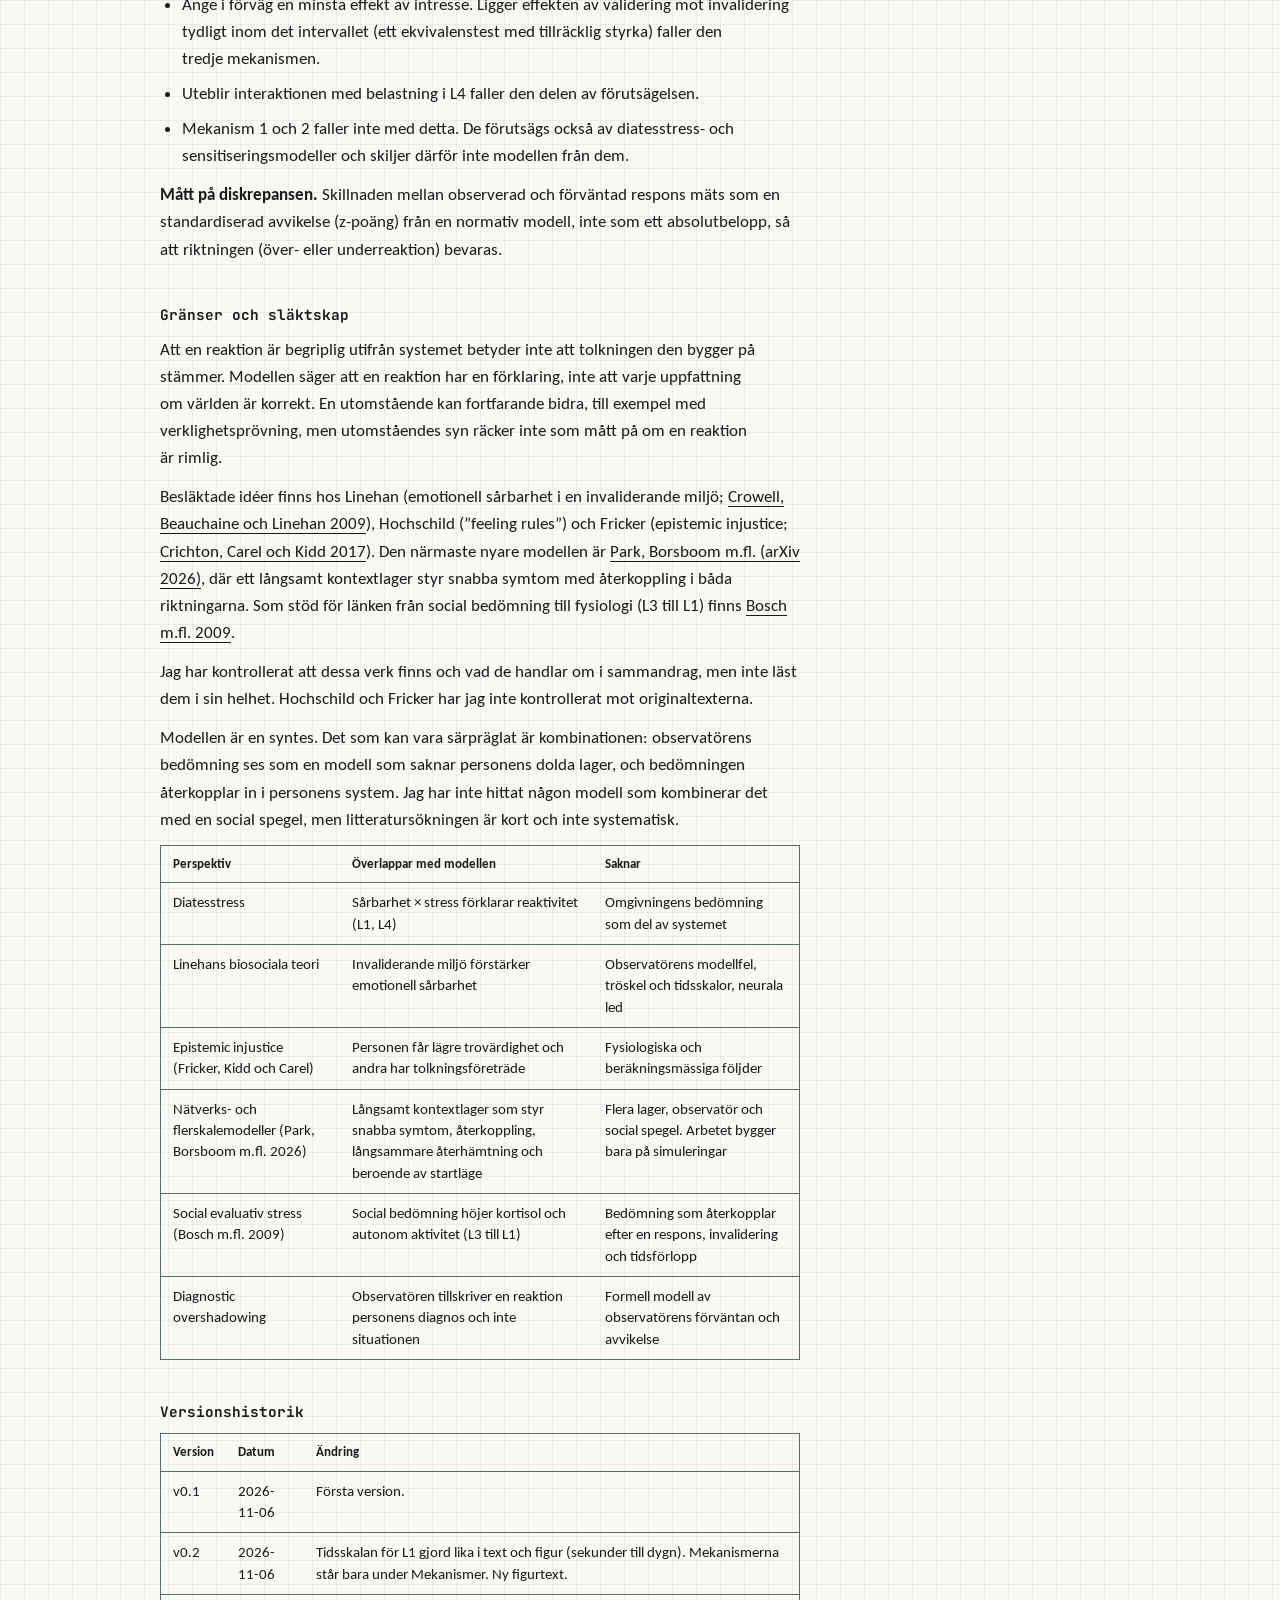
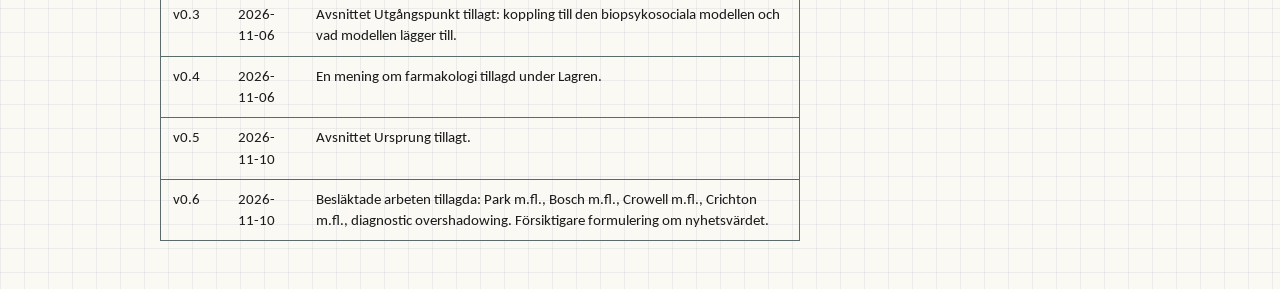
<file: models/psyket-som-system/index.html>
<!doctype html>
<html lang="sv">
<head>
<meta charset="utf-8">
<meta name="viewport" content="width=device-width, initial-scale=1, viewport-fit=cover">
<meta name="color-scheme" content="light dark">
<link rel="preconnect" href="https://fonts.googleapis.com">
<link rel="preconnect" href="https://fonts.gstatic.com" crossorigin>
<link href="https://fonts.googleapis.com/css2?family=JetBrains+Mono:ital,wght@0,500;0,700;1,400&family=Carlito:ital,wght@0,400;0,700;1,400&display=swap" rel="stylesheet">
<title>Psyket som system i lager · Martina Johansson</title>
<link rel="stylesheet" href="../../style.css">
</head>
<body>
<main class="page prose">
  <a class="back" href="../">&larr; Models &amp; hypotheses</a>
  <h1>Psyket som system i lager</h1>
  <p class="tagline">Psyket är ett system i flera lager där påverkan går åt båda håll, och därför kan en reaktion inte bedömas bara utifrån det en observatör ser i situationen.</p>
  <p class="meta" style="margin-top:14px">Arbetshypotes &middot; v0.7 &middot; 2026-11-22 &middot; hypotetisk, inte validerad</p>

  <h2>Ursprung</h2>
  <p>Modellen började med en fråga om vem som avgör om en människas känslor är rimliga. Ofta är det omgivningen som validerar känslor som rationella eller irrationella. Utgångspunkten här är en annan: känslor har en egen rationalitet, som följer av tidig social spegling med bristfälliga eller intagna interna modeller av relationer och känslor, av neurokemi och neurofysiologi och av tidigare erfarenheter.</p>
  <p>Bakom ligger också en uppfattning om hur samtiden bedömer känslor. Vissa tillstånd, depression till exempel, behandlas som individuell dysfunktion i stället för som en sund reaktion på en dysfunktionell livssituation, medan andra bedöms som instabilitet eller oproportionerliga reaktioner. Det kan beskrivas som att vi lever i ett slags &rdquo;emotional dark ages&rdquo;. Det är en personlig tolkning och ingen del av modellen.</p>

  <h2>Sammanfattning</h2>
  <p>Modellen beskriver psyket som ett icke-linjärt, dynamiskt flernivåsystem där en individs observerbara respons bestäms av den samlade inre belastningen i samspel med det yttre stimulits styrka. En extern observatör bedömer ofta responsen mot den yttre situationen och saknar insyn i systemets dolda variabler. Hypotesen är att observatörens invalidering återkopplar som ett socialt hot (akut eller kroniskt) och kan förlänga eller cementera dysregleringen.</p>
  <p>Tre mekanismer bär modellen: tröskelsänkning, hysteres och observatör i loopen. De beskrivs under Mekanismer.</p>
  <p><strong>Testbar förutsägelse:</strong> samma milda stimulus ger längre återhämtning efter invaliderande än efter validerande respons, även efter kontroll för L1 och L4, och effekten är störst vid hög belastning i L4.</p>

  <figure class="figure" style="margin-top:20px">
    <div class="scroll" tabindex="0" role="region" aria-label="Schema över modellen, kan rullas i sidled">
<svg viewBox="0 0 660 826" role="img" aria-labelledby="p_t p_d" style="display:block;min-width:600px;width:100%;max-width:660px;height:auto" xmlns="http://www.w3.org/2000/svg"><title id="p_t">MDRS, det flernivåiga dynamiska responssystemet med observatör i loopen</title><desc id="p_d">Ett yttre stimulus går dels in i individens system med lagren L4, L2 och L1 som leder till den faktiska totala responsen, dels till observatörens modell, som bara registrerar stimulus och synlig respons och jämför med en normativ förväntan. Skillnaden ger en epistemisk diskrepans som leder till tolkningsföreträde och invalidering. Invalideringen går in i L3, ger ett socialt-evaluativt hot och återkopplar till L1, där den förlänger hysteresen och förstärker dysregleringen.</desc><defs>
<filter id="p_soft" x="-5%" y="-5%" width="110%" height="110%"><feTurbulence type="fractalNoise" baseFrequency="0.012" numOctaves="1" seed="7" result="n"/><feDisplacementMap in="SourceGraphic" in2="n" scale="2"/></filter>
<marker id="p_mi" viewBox="0 0 10 10" refX="9" refY="5" markerWidth="8" markerHeight="8" orient="auto"><path d="M0,0 L10,5 L0,10 z" fill="#1b1b1b"/></marker>
<marker id="p_mm" viewBox="0 0 10 10" refX="9" refY="5" markerWidth="8" markerHeight="8" orient="auto"><path d="M0,0 L10,5 L0,10 z" fill="#5a6b6c"/></marker>
<style>
.ti{font-family:var(--font-name);font-size:13.5px;font-weight:700;fill:#1b1b1b}
.su{font-family:var(--font-body);font-size:14.5px;fill:#1b1b1b}
.it{font-style:italic}
.w{fill:#fff !important}
.s2{font-family:var(--font-name);font-size:10.5px;fill:#5a6b6c}
.lb{font-family:var(--font-name);font-size:11px;letter-spacing:.06em;fill:#5a6b6c}
.lk{font-family:var(--font-body);font-size:13.5px;fill:#3d4b4c}
.st{font-family:var(--font-name);font-size:10.5px;fill:#3d4b4c;paint-order:stroke;stroke:#fbf9f4;stroke-width:4px;stroke-linejoin:round}
</style>
</defs><rect x="10" y="100" width="350" height="500" rx="10" fill="#f1eee6" fill-opacity=".7"/><text x="22" y="118" class="lb">INDIVIDENS SYSTEM (S)</text><rect x="380" y="100" width="270" height="400" rx="10" fill="#f1eee6" fill-opacity=".7"/><text x="392" y="118" class="lb">OBSERVATÖRENS MODELL</text><g filter="url(#p_soft)"><rect x="215" y="16" width="230" height="64" rx="6" fill="#fbf9f4" stroke="#1b1b1b" stroke-width="1.6"/></g><text x="330" y="44.0" text-anchor="middle" class="ti">Yttre stimulus / miljö</text><text x="330" y="62.0" text-anchor="middle" class="su">[ E ]</text><path d="M260,80 C215,92 195,100 190,126" fill="none" stroke="#1b1b1b" stroke-width="1.6" stroke-linecap="round" marker-end="url(#p_mi)"/><path d="M400,80 C470,90 505,100 512,128" fill="none" stroke="#1b1b1b" stroke-width="1.6" stroke-linecap="round" marker-end="url(#p_mi)"/><g filter="url(#p_soft)"><rect x="17" y="128" width="336" height="92" rx="6" fill="#e4e0d6" stroke="#1b1b1b" stroke-width="1.6" stroke-dasharray="6 4"/></g><text x="185" y="161.5" text-anchor="middle" class="ti">L4 · Struktur och historia</text><text x="185" y="179.5" text-anchor="middle" class="su">År till decennier</text><text x="185" y="196.5" text-anchor="middle" class="su">Allostatisk belastning, ACE</text><path d="M185,222 C185,240 185,250 185,262" fill="none" stroke="#1b1b1b" stroke-width="1.6" stroke-linecap="round" marker-end="url(#p_mi)"/><text x="197" y="246" text-anchor="start" class="st">tröskelsänkning</text><g filter="url(#p_soft)"><rect x="17" y="262" width="336" height="92" rx="6" fill="#e4e0d6" stroke="#1b1b1b" stroke-width="1.6"/></g><text x="185" y="295.5" text-anchor="middle" class="ti">L2 · Perception och kognition</text><text x="185" y="313.5" text-anchor="middle" class="su">Sekunder till dygn</text><text x="185" y="330.5" text-anchor="middle" class="su">Prediktionsfel, hotprior</text><path d="M150,356 C150,372 150,384 150,396" fill="none" stroke="#1b1b1b" stroke-width="1.6" stroke-linecap="round" marker-end="url(#p_mi)"/><path d="M220,396 C220,384 220,372 220,356" fill="none" stroke="#1b1b1b" stroke-width="1.6" stroke-linecap="round" marker-end="url(#p_mi)"/><text x="236" y="380" text-anchor="start" class="st">interoception, ältande</text><g filter="url(#p_soft)"><rect x="17" y="396" width="336" height="92" rx="6" fill="#e4e0d6" stroke="#1b1b1b" stroke-width="1.6" stroke-dasharray="6 4"/></g><text x="185" y="429.5" text-anchor="middle" class="ti">L1 · Neurokemi och fysiologi</text><text x="185" y="447.5" text-anchor="middle" class="su">Sekunder till dygn</text><text x="185" y="464.5" text-anchor="middle" class="su">HPA (kortisol), ANS (HRV), CRP</text><path d="M185,488 C185,502 185,510 185,518" fill="none" stroke="#1b1b1b" stroke-width="1.6" stroke-linecap="round" marker-end="url(#p_mi)"/><text x="197" y="508" text-anchor="start" class="st">hysteres: fördröjd återgång</text><g filter="url(#p_soft)"><rect x="17" y="518" width="336" height="80" rx="6" fill="#fbf9f4" stroke="#1b1b1b" stroke-width="1.6"/></g><text x="185" y="554.0" text-anchor="middle" class="ti">Faktisk total respons</text><text x="185" y="572.0" text-anchor="middle" class="su">R_obs = f(L1, L2, L3, L4, E)</text><path d="M353,552 C380,548 362,200 381,188" fill="none" stroke="#1b1b1b" stroke-width="1.6" stroke-linecap="round" marker-end="url(#p_mi)"/><text x="371" y="330" text-anchor="middle" class="st" transform="rotate(-90 371 330)">observeras</text><g filter="url(#p_soft)"><rect x="382" y="129" width="260" height="112" rx="6" fill="#1b1b1b" stroke="#1b1b1b" stroke-width="1.6"/></g><text x="512" y="164.0" text-anchor="middle" class="ti w">Observatörens modell</text><text x="512" y="182.0" text-anchor="middle" class="su w">Ser bara stimulus [E] och</text><text x="512" y="199.0" text-anchor="middle" class="su w">synlig respons [R_obs].</text><text x="512" y="216.0" text-anchor="middle" class="su w">R_norm = g(E)</text><path d="M512,241 C512,260 512,272 512,284" fill="none" stroke="#1b1b1b" stroke-width="1.6" stroke-linecap="round" marker-end="url(#p_mi)"/><text x="526" y="268" text-anchor="start" class="st">jämförelse</text><g filter="url(#p_soft)"><rect x="382" y="284" width="260" height="72" rx="6" fill="#1b1b1b" stroke="#1b1b1b" stroke-width="1.6"/></g><text x="512" y="316.0" text-anchor="middle" class="ti w">Epistemisk diskrepans</text><text x="512" y="334.0" text-anchor="middle" class="su w">z = (R_obs − R_norm) / SD</text><path d="M512,358 C512,376 512,388 512,398" fill="none" stroke="#1b1b1b" stroke-width="1.6" stroke-linecap="round" marker-end="url(#p_mi)"/><text x="526" y="382" text-anchor="start" class="st">vid diskrepans</text><g filter="url(#p_soft)"><rect x="382" y="398" width="260" height="72" rx="6" fill="#b3361f" stroke="#1b1b1b" stroke-width="1.6"/></g><text x="512" y="430.0" text-anchor="middle" class="ti w">Tolkningsföreträde</text><text x="512" y="447.0" text-anchor="middle" class="ti w">och invalidering</text><path d="M512,472 C512,540 500,610 462,640" fill="none" stroke="#1b1b1b" stroke-width="1.6" stroke-linecap="round" marker-end="url(#p_mi)"/><text x="526" y="530" text-anchor="start" class="st">återkoppling</text><g filter="url(#p_soft)"><rect x="180" y="640" width="300" height="96" rx="6" fill="#e4e0d6" stroke="#1b1b1b" stroke-width="1.6"/></g><text x="330" y="675.5" text-anchor="middle" class="ti">L3 · Relation och social spegling</text><text x="330" y="693.5" text-anchor="middle" class="su">Dagar till månader</text><text x="330" y="710.5" text-anchor="middle" class="su">Social smärta, evaluering</text><path d="M180,690 C12,700 8,500 17,448" fill="none" stroke="#5a6b6c" stroke-width="1.6" stroke-dasharray="6 5" marker-end="url(#p_mm)"/><text x="330" y="756" text-anchor="middle" class="lk">Social-evaluativt hot aktiverar HPA/ANS, förlänger</text><text x="330" y="773" text-anchor="middle" class="lk">hysteresen och förstärker dysregleringen i L1.</text><path d="M14,806 L40,806" fill="none" stroke="#1b1b1b" stroke-width="1.6" stroke-linecap="round" marker-end="url(#p_mi)"/><text x="48" y="810" class="lk">påverkar</text><path d="M121.2,806 L147.2,806" fill="none" stroke="#5a6b6c" stroke-width="1.6" stroke-dasharray="6 5" marker-end="url(#p_mm)"/><text x="155.2" y="810" class="lk">återkoppling</text><rect x="254.0" y="799" width="24" height="14" rx="5" fill="#f1eee6" stroke="#1b1b1b" stroke-width="1.3" stroke-dasharray="4 3"/><text x="286.0" y="810" class="lk">dold, inte direkt observerbar</text><rect x="493.6" y="799" width="24" height="14" rx="5" fill="#b3361f" stroke="#1b1b1b" stroke-width="1.3"/><text x="525.6" y="810" class="lk">motsatt effekt</text></svg>
    </div>
    <figcaption>Figur 1. Individens system (L4, L2, L1) ger den faktiska responsen. Observatörens modell ser bara stimulus och respons och jämför dem med en normativ förväntan. Vid diskrepans blir bedömningen en invalidering som går in i L3 och återkopplar som socialt hot till L1.</figcaption>
  </figure>

  <h2>Utgångspunkt</h2>
  <p>Modellen bygger på den biopsykosociala modellen (Engel, 1977): biologiska, psykologiska och sociala nivåer påverkar varandra och bör förstås tillsammans. Lagren motsvarar grovt dessa nivåer. L1 är det biologiska och fysiologiska, L2 det psykologiska, L3 det relationella och sociala, och L4 historia och struktur, som spänner över flera nivåer.</p>
  <p>Modellen lägger till fyra saker. Lagren har olika tidsskalor. Påverkan går åt båda håll och sprids först när en tröskel nås. Den observerbara responsen beror på den samlade belastningen och inte bara på situationen. Och observatörens bedömning är en del av systemet, vilket ger den testbara förutsägelsen. Kritiken mot den biopsykosociala modellen är att den ofta blir en lista över faktorer utan mekanismer. Här är avsikten att ange mekanismer och tröskelvillkor, se Mekanismer.</p>

  <h2>Lagren</h2>
  <p>Farmakologi, miljö, relationer, social roll och social spegling påverkar hela den psykologiska organisationen på biologisk, fysiologisk, kemisk och psykologisk nivå samtidigt. Därifrån genereras de kognitiva, emotionella, existentiella och perceptuella effekter och uttryck som utgör patologi eller tillfrisknande. De upplevs subjektivt och blir samtidigt bedömbara utifrån.</p>
  <p>Modellen har fyra lager. L1 (neurokemi och fysiologi) och L2 (perception och kognition) är snabba och förändras på sekunder till dygn. L3 (relation och social spegling) är långsammare och förändras på dagar till månader. L4 (strukturell organisation och historia) är långsammast och förändras på år till decennier. Lagren är inte oberoende: en förändring i ett lager sprider sig till de andra, men inte linjärt. Överföringen sker först när en tröskel nås. Farmakologi kommer utifrån och verkar främst direkt i L1, men effekterna sprids till de andra lagren.</p>

  <h2>Åt andra hållet</h2>
  <p>Modellen går även åt andra hållet, och det är där förståelsen ofta brister, i vården och i allmänhet. Ett emotionellt uttryck förstås som en reaktion och bedöms utifrån rationalitet. Andra människor har tolkningsföreträde och avgör om personens emotionella respons matchar situationen och miljön den uppstod i. Responsens rimlighet jämförs då i fel sammanhang.</p>
  <p>Människor reagerar inte på det som syns för en utomstående betraktare. De reagerar på situationen så som den träffar hela deras system: historia, kroppstillstånd, relationer och roll. Situation, reaktion och respons följer på varandra, men allt fortplantar sig inåt med mycket större magnitud än de flesta verkar kunna föreställa sig. Det som ser oproportionerligt ut utifrån kan vara fullt proportionerligt inifrån.</p>

  <h2>Eko och komposition</h2>
  <p>En reaktion eller respons kan dels vara ett eko från barndomen, dels en effekt av hur övriga lager är sammansatta, hur de fungerar och var de brister. Samma sak gäller kognition och perception: den inre biologin, kemin, fysiologin och psykologin påverkar tankeinnehåll, tolkningar och förmåga, och hur detta kopplar vidare till de sociala och emotionella lagren i personligheten och till relationerna utanför personen.</p>

  <h2>Neurovetenskaplig kartläggning (preliminär)</h2>
  <p>Modellen kan kopplas till affektiv och social neurovetenskap och till beräkningspsykiatri. Kartläggningen nedan är en hypotes, inte en kontrollerad litteraturgenomgång, och kretsarna återkommer i flera lager.</p>
  <div class="scroll" tabindex="0" role="region" aria-label="Kartläggning av lagren mot neurovetenskapliga kretsar, kan rullas i sidled">
    <table>
      <thead><tr><th>Lager</th><th>Kretsar och system</th><th>Beräkningsbegrepp</th><th>Mätbart</th></tr></thead>
      <tbody>
        <tr><td>L1 Neurokemi och fysiologi</td><td>HPA-axeln, locus coeruleus&ndash;noradrenalin, mesolimbiskt dopamin, autonoma nervsystemet, inflammation</td><td>Gain (förstärkning) och precisionsviktning</td><td>Kortisol (dygnskurva), hjärtfrekvensvariabilitet, CRP/IL-6, pupillometri, sömn</td></tr>
        <tr><td>L2 Perception och kognition</td><td>Amygdala, främre insula och dorsala främre cingulum (salience-nätverket), vmPFC och dlPFC som reglering</td><td>Priors, prediktionsfel, inlärningstakt och beslutströskel</td><td>fMRI, uppgifter som reversal learning och beads task, EEG (mismatch negativity)</td></tr>
        <tr><td>L3 Relation och social spegling</td><td>Främre insula och dorsala främre cingulum vid social smärta (omtvistat), mPFC och TPJ (mentalisering), ventrala striatum (social belöning)</td><td>Sociala prediktionsfel</td><td>Trier Social Stress Test, manipulation av validering och invalidering, fysiologisk synkroni</td></tr>
        <tr><td>L4 Struktur och historia</td><td>Hippocampus, amygdala&ndash;prefrontal koppling, glukokortikoidreceptorn (NR3C1) och dess epigenetik (omstridd)</td><td>Långsamma priors och startvärden</td><td>Strukturell MRI, allostatisk belastning, ACE-skattning</td></tr>
      </tbody>
    </table>
  </div>
  <p style="margin-top:12px">Två varningar gäller kartläggningen. Att en region aktiveras visar inte vilket psykologiskt tillstånd som ligger bakom (omvänd inferens). Och L3 och L4 är svårast att operationalisera, eftersom de oftare mäts med skattningar och intervjuer än med neurala mått.</p>

  <h2>Mekanismer</h2>
  <p>Tre mekanismer gör att modellen skiljer sig från att bara säga att allt påverkar allt. De är hypoteser och ännu inte formaliserade i en ekvation.</p>
  <ol>
    <li><strong>Tröskelsänkning.</strong> Hög belastning i L4 ökar amygdalareaktiviteten och försvagar prefrontal reglering. Beräkningsmässigt är det en hög precision på hotprior, så att tvetydiga intryck lättare tolkas som hot och tröskeln för aktivering i L1 sjunker.</li>
    <li><strong>Hysteres.</strong> Stressaxens negativa återkoppling fungerar sämre efter långvarig belastning, och grubbel och ältande förlänger den fysiologiska stressen. Återhämtningen beror därför inte enbart på hur länge stimulit varade.</li>
    <li><strong>Observatör i loopen.</strong> Social evaluerande hot ger kraftigare stressrespons än många andra stressorer, medan socialt stöd dämpar hotkretsarna (social buffring). Hypotesen är att en invaliderande bedömning verkar som sådant hot, så att bedömningen blir en del av systemet och inte bara en mätare av det.</li>
  </ol>
  <p>Den tredje mekanismen är modellens särdrag och ger en testbar förutsägelse (se nedan). En ren intraindividuell modell förutsäger ingen skillnad mellan invaliderande och validerande respons. Observatörens &rdquo;fel&rdquo; kan beskrivas som att observatörens modell saknar de latenta tillstånden L1 och L4 och bara utgår från den yttre situationen.</p>

  <h2>Testbar förutsägelse och falsifierbarhet</h2>
  <p><strong>Förutsägelse.</strong> Efter ett standardiserat milt stimulus blir återhämtningstiden för HPA-axeln och amygdala längre vid en invaliderande observatörsrespons än vid en validerande. L1 och L4 kan inte hållas konstanta, så de matchas eller kontrolleras statistiskt. Effekten förutsägs vara störst vid hög belastning i L4.</p>
  <p><strong>Falsifiering.</strong></p>
  <ul>
    <li>Ange i förväg en minsta effekt av intresse. Ligger effekten av validering mot invalidering tydligt inom det intervallet (ett ekvivalenstest med tillräcklig styrka) faller den tredje mekanismen.</li>
    <li>Uteblir interaktionen med belastning i L4 faller den delen av förutsägelsen.</li>
    <li>Mekanism 1 och 2 faller inte med detta. De förutsägs också av diatesstress- och sensitiseringsmodeller och skiljer därför inte modellen från dem.</li>
  </ul>
  <p><strong>Mått på diskrepansen.</strong> Skillnaden mellan observerad och förväntad respons mäts som en standardiserad avvikelse (z-poäng) från en normativ modell, inte som ett absolutbelopp, så att riktningen (över- eller underreaktion) bevaras.</p>

  <h2>Gränser och släktskap</h2>
  <p>Att en reaktion är begriplig utifrån systemet betyder inte att tolkningen den bygger på stämmer. Modellen säger att en reaktion har en förklaring, inte att varje uppfattning om världen är korrekt. En utomstående kan fortfarande bidra, till exempel med verklighetsprövning, men utomståendes syn räcker inte som mått på om en reaktion är rimlig.</p>
  <p>Besläktade idéer finns hos Linehan (emotionell sårbarhet i en invaliderande miljö; <a href="https://pubmed.ncbi.nlm.nih.gov/19379027/">Crowell, Beauchaine och Linehan 2009</a>), Hochschild (&rdquo;feeling rules&rdquo;) och Fricker (epistemic injustice; <a href="https://pmc.ncbi.nlm.nih.gov/articles/PMC5376720">Crichton, Carel och Kidd 2017</a>). Den närmaste nyare modellen är <a href="https://arxiv.org/pdf/2609.22935">Park, Borsboom m.fl. (arXiv 2026)</a>, där ett långsamt kontextlager styr snabba symtom med återkoppling i båda riktningarna. Som stöd för länken från social bedömning till fysiologi (L3 till L1) finns <a href="https://research.birmingham.ac.uk/en/publications/a-general-enhancement-of-autonomic-and-cortisol-responses-during-/">Bosch m.fl. 2009</a>.</p>
  <p>Jag har kontrollerat att dessa verk finns och vad de handlar om i sammandrag, men inte läst dem i sin helhet. Hochschild och Fricker har jag inte kontrollerat mot originaltexterna.</p>
  <p>Modellen är en syntes. Det som kan vara särpräglat är kombinationen: observatörens bedömning ses som en modell som saknar personens dolda lager, och bedömningen återkopplar in i personens system. Jag har inte hittat någon modell som kombinerar det med en social spegel, men litteratursökningen är kort och inte systematisk.</p>
  <div class="scroll" tabindex="0" role="region" aria-label="Jämförelse med andra perspektiv, kan rullas i sidled">
    <table>
      <thead><tr><th>Perspektiv</th><th>Överlappar med modellen</th><th>Saknar</th></tr></thead>
      <tbody>
        <tr><td>Diatesstress</td><td>Sårbarhet &times; stress förklarar reaktivitet (L1, L4)</td><td>Omgivningens bedömning som del av systemet</td></tr>
        <tr><td>Linehans biosociala teori</td><td>Invaliderande miljö förstärker emotionell sårbarhet</td><td>Observatörens modellfel, tröskel och tidsskalor, neurala led</td></tr>
        <tr><td>Epistemic injustice (Fricker, Kidd och Carel)</td><td>Personen får lägre trovärdighet och andra har tolkningsföreträde</td><td>Fysiologiska och beräkningsmässiga följder</td></tr>
        <tr><td>Nätverks- och flerskalemodeller (Park, Borsboom m.fl. 2026)</td><td>Långsamt kontextlager som styr snabba symtom, återkoppling, långsammare återhämtning och beroende av startläge</td><td>Flera lager, observatör och social spegel. Arbetet bygger bara på simuleringar</td></tr>
        <tr><td>Social evaluativ stress (Bosch m.fl. 2009)</td><td>Social bedömning höjer kortisol och autonom aktivitet (L3 till L1)</td><td>Bedömning som återkopplar efter en respons, invalidering och tidsförlopp</td></tr>
        <tr><td>Diagnostic overshadowing</td><td>Observatören tillskriver en reaktion personens diagnos och inte situationen</td><td>Formell modell av observatörens förväntan och avvikelse</td></tr>
      </tbody>
    </table>
  </div>

  <h2>Versionshistorik</h2>
  <div class="scroll" tabindex="0" role="region" aria-label="Versionshistorik">
    <table>
      <thead><tr><th>Version</th><th>Datum</th><th>Ändring</th></tr></thead>
      <tbody>
        <tr><td>v0.1</td><td>2026-11-06</td><td>Första version.</td></tr>
        <tr><td>v0.2</td><td>2026-11-06</td><td>Tidsskalan för L1 gjord lika i text och figur (sekunder till dygn). Mekanismerna står bara under Mekanismer. Ny figurtext.</td></tr>
        <tr><td>v0.3</td><td>2026-11-06</td><td>Avsnittet Utgångspunkt tillagt: koppling till den biopsykosociala modellen och vad modellen lägger till.</td></tr>
        <tr><td>v0.4</td><td>2026-11-06</td><td>En mening om farmakologi tillagd under Lagren.</td></tr>
        <tr><td>v0.5</td><td>2026-11-10</td><td>Avsnittet Ursprung tillagt.</td></tr>
        <tr><td>v0.6</td><td>2026-11-10</td><td>Besläktade arbeten tillagda: Park m.fl., Bosch m.fl., Crowell m.fl., Crichton m.fl., diagnostic overshadowing. Försiktigare formulering om nyhetsvärdet.</td></tr>
      </tbody>
    </table>
  </div>
</main>
</body>
</html>
</file>
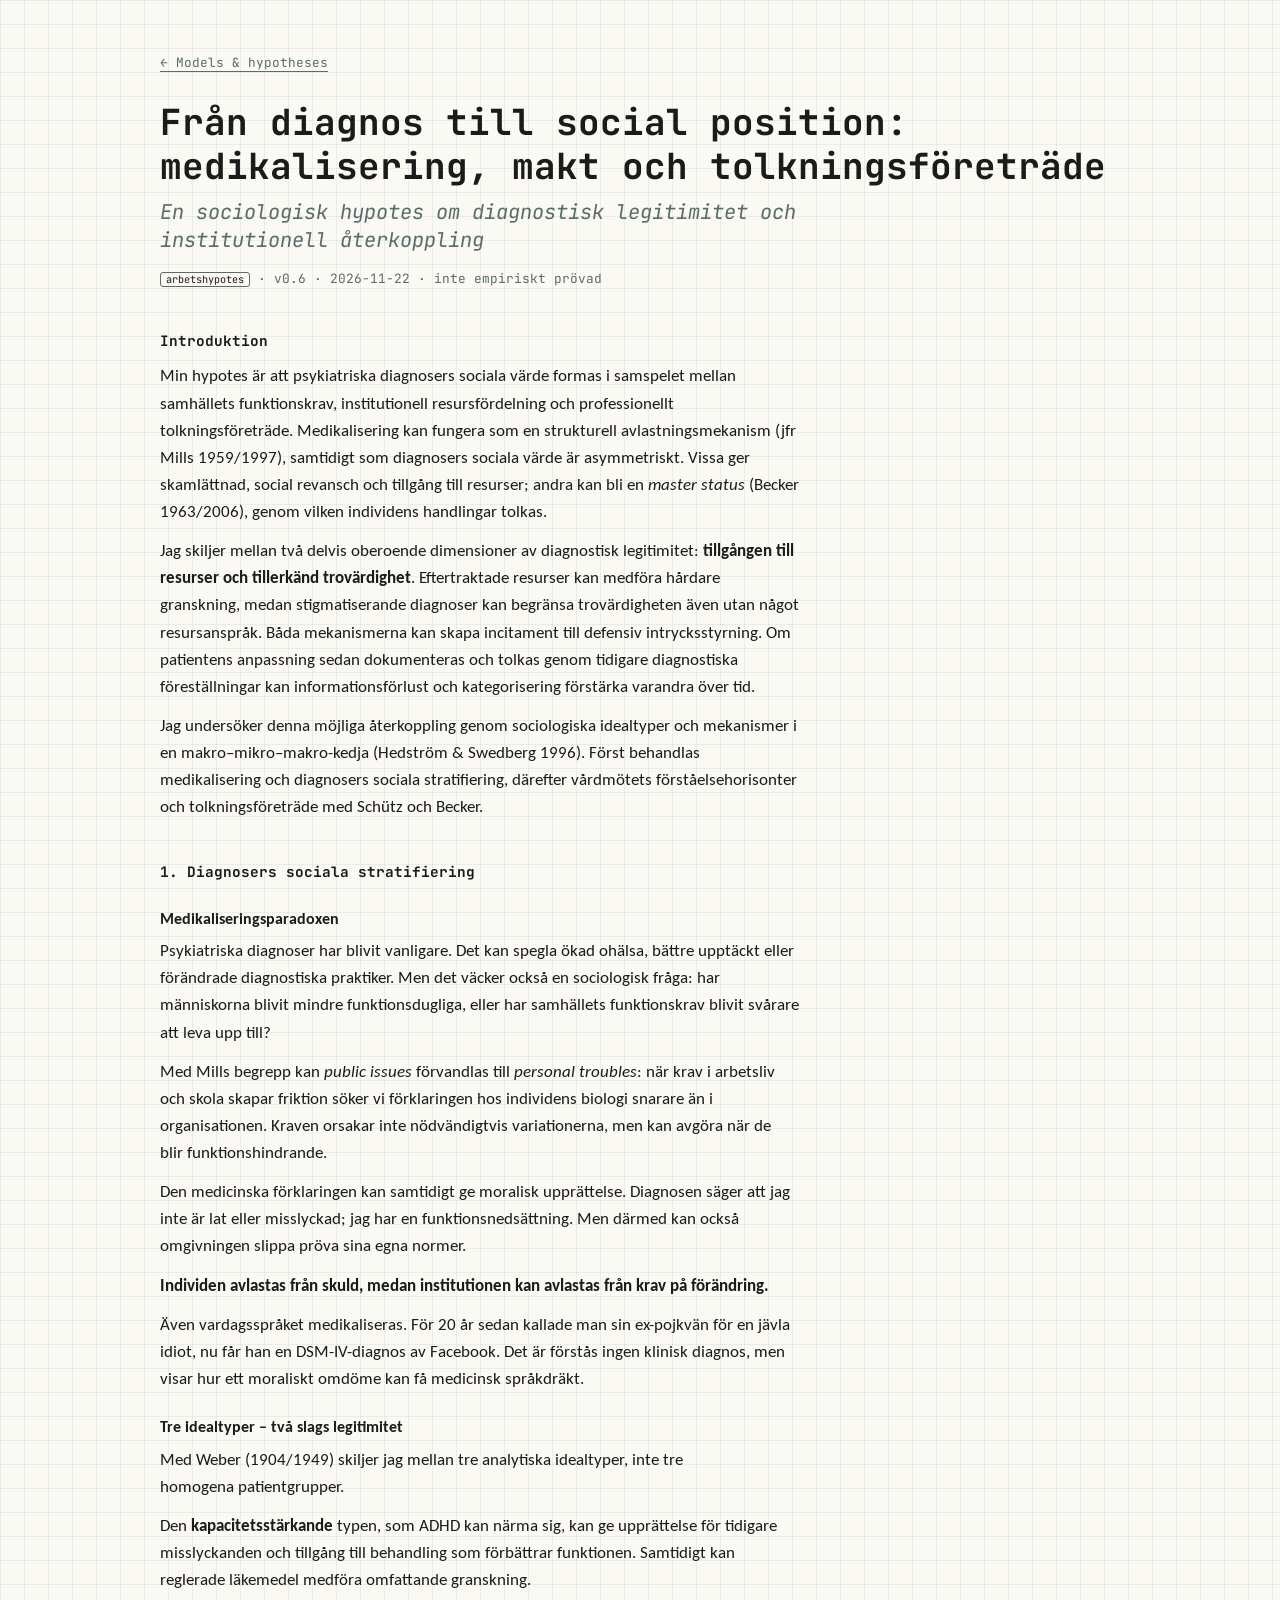
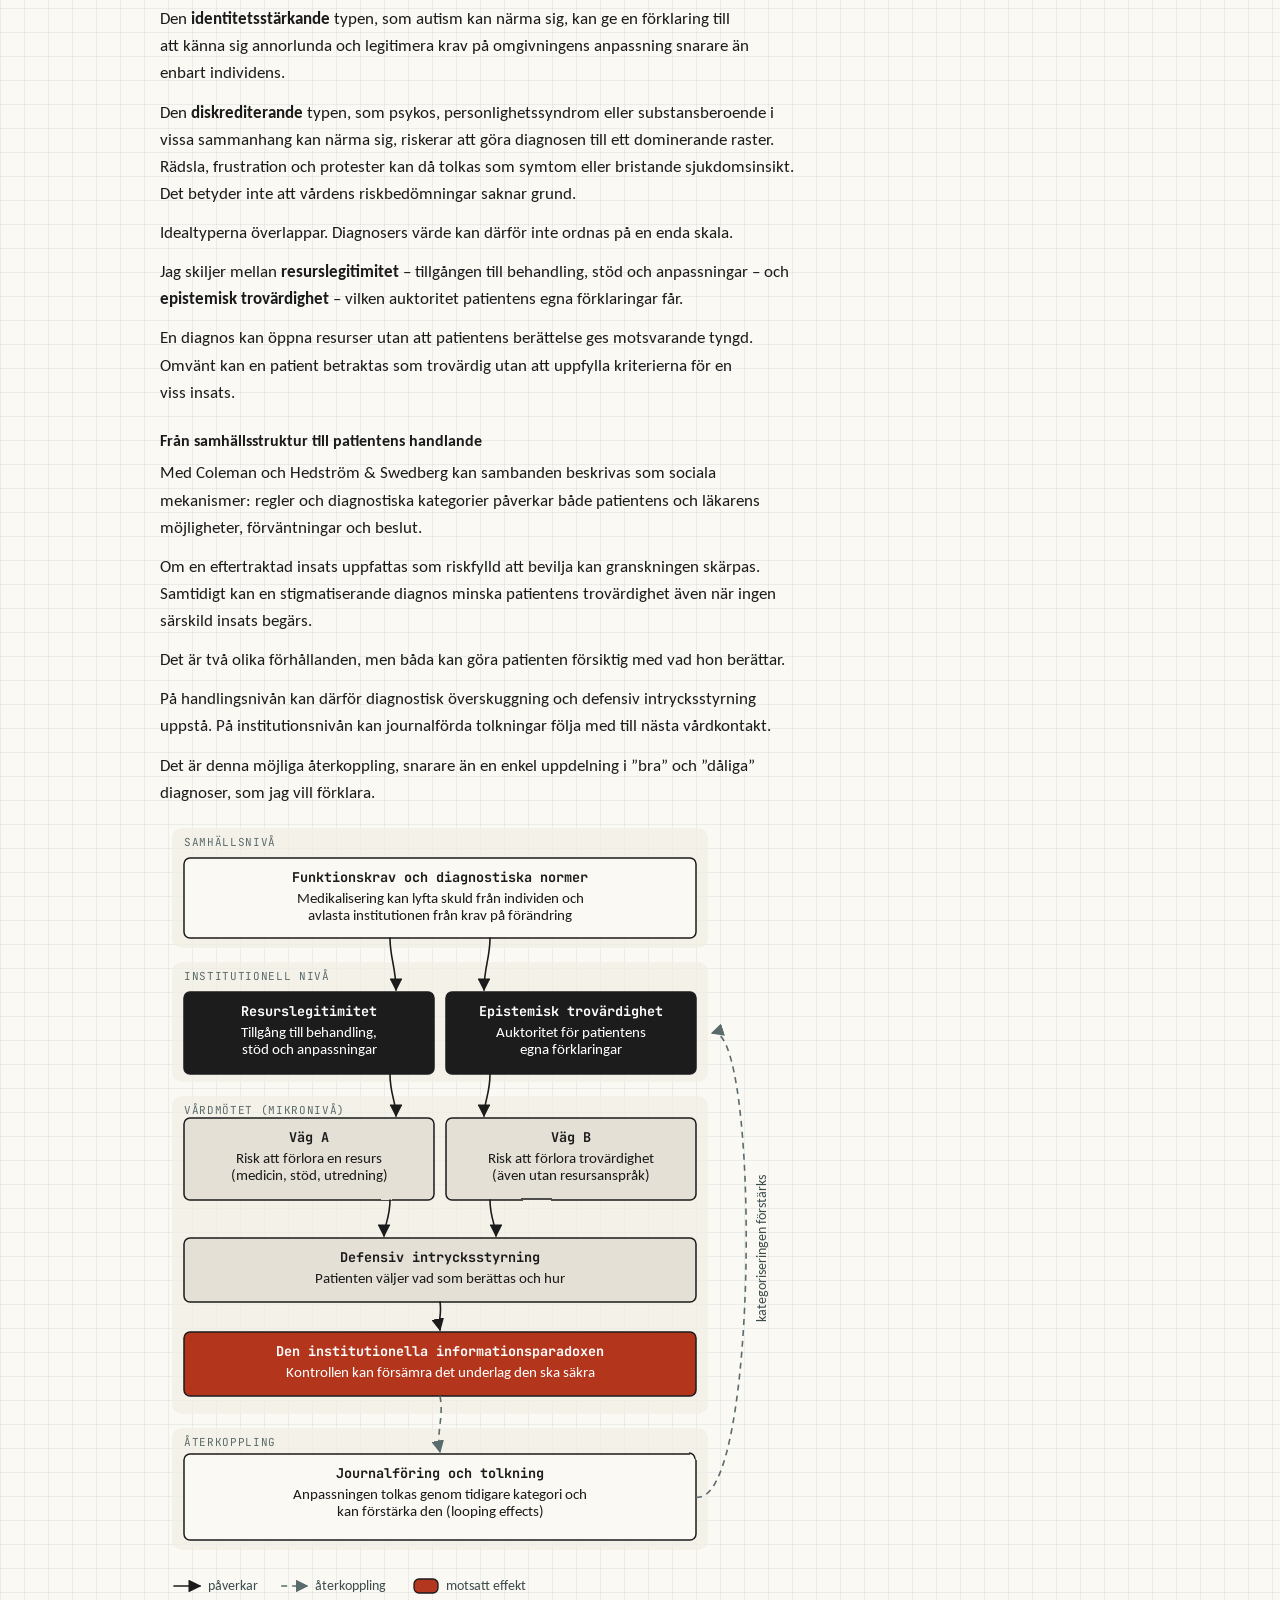
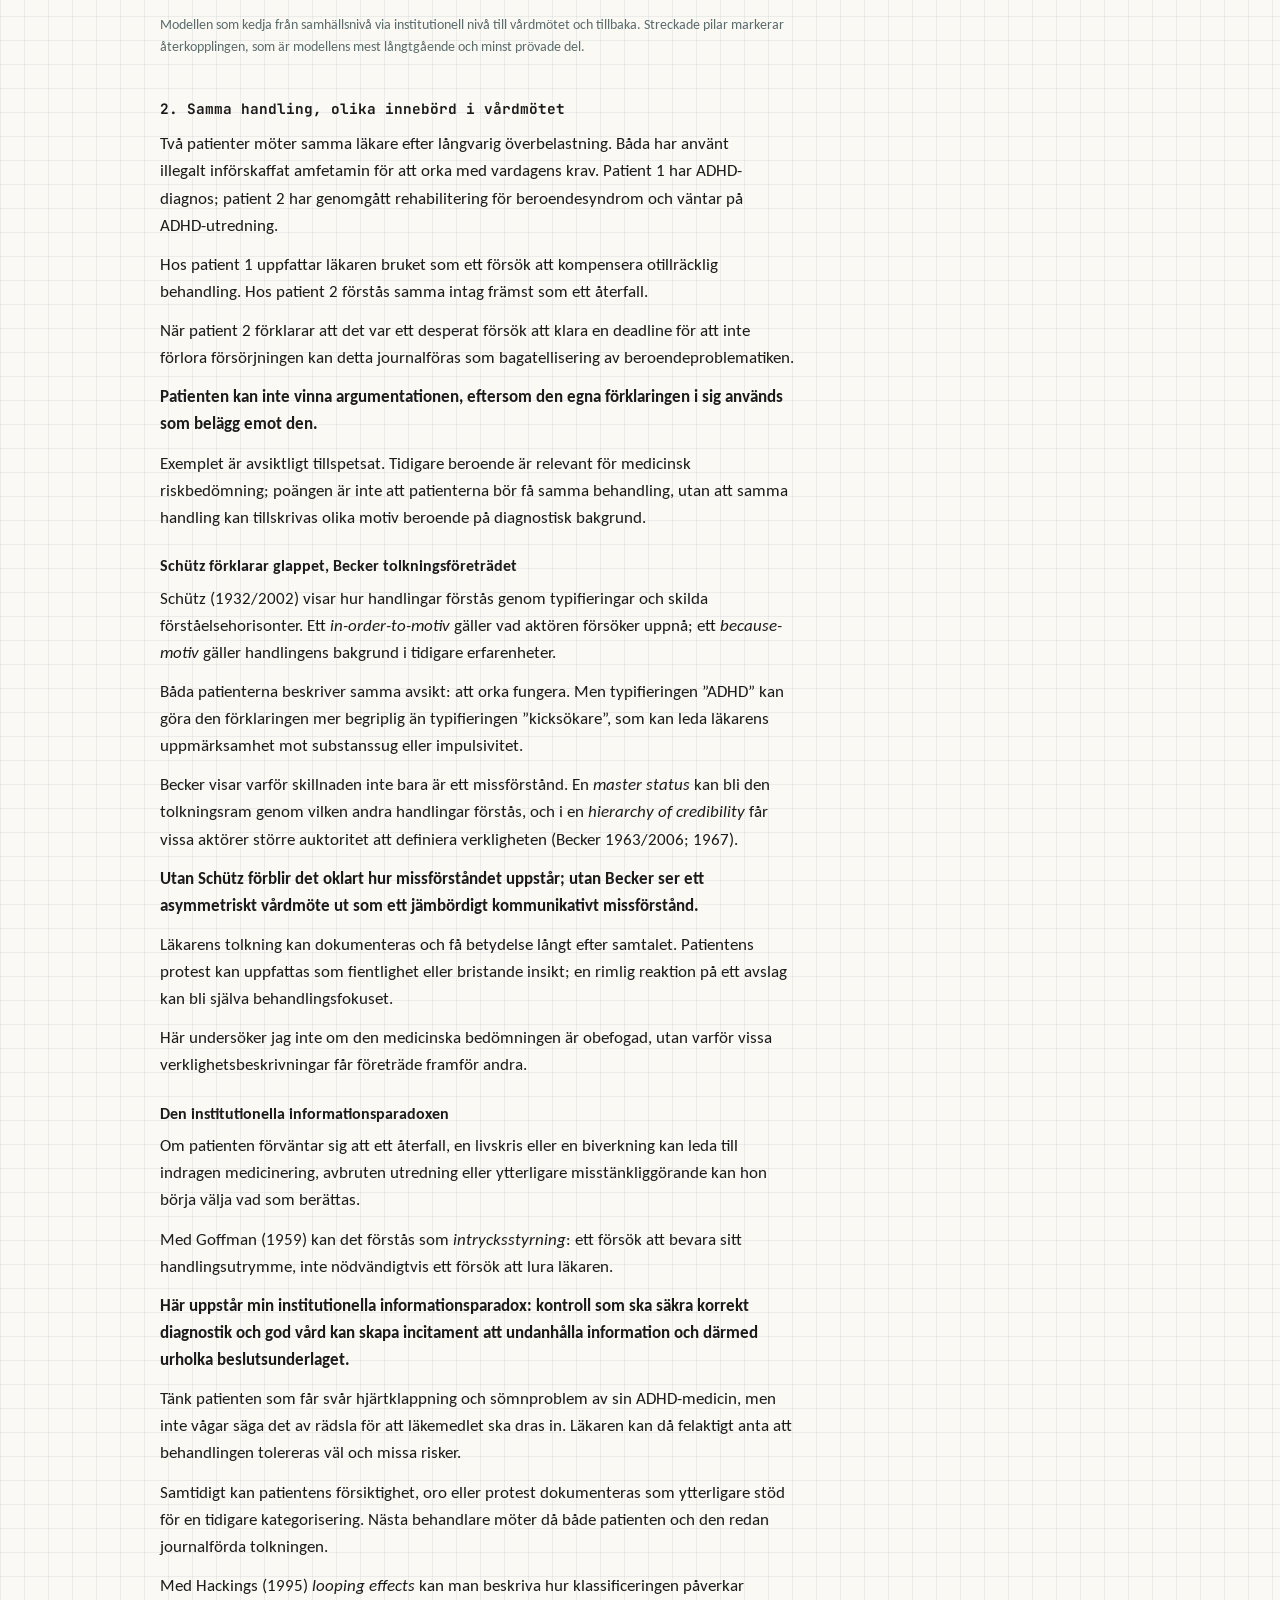
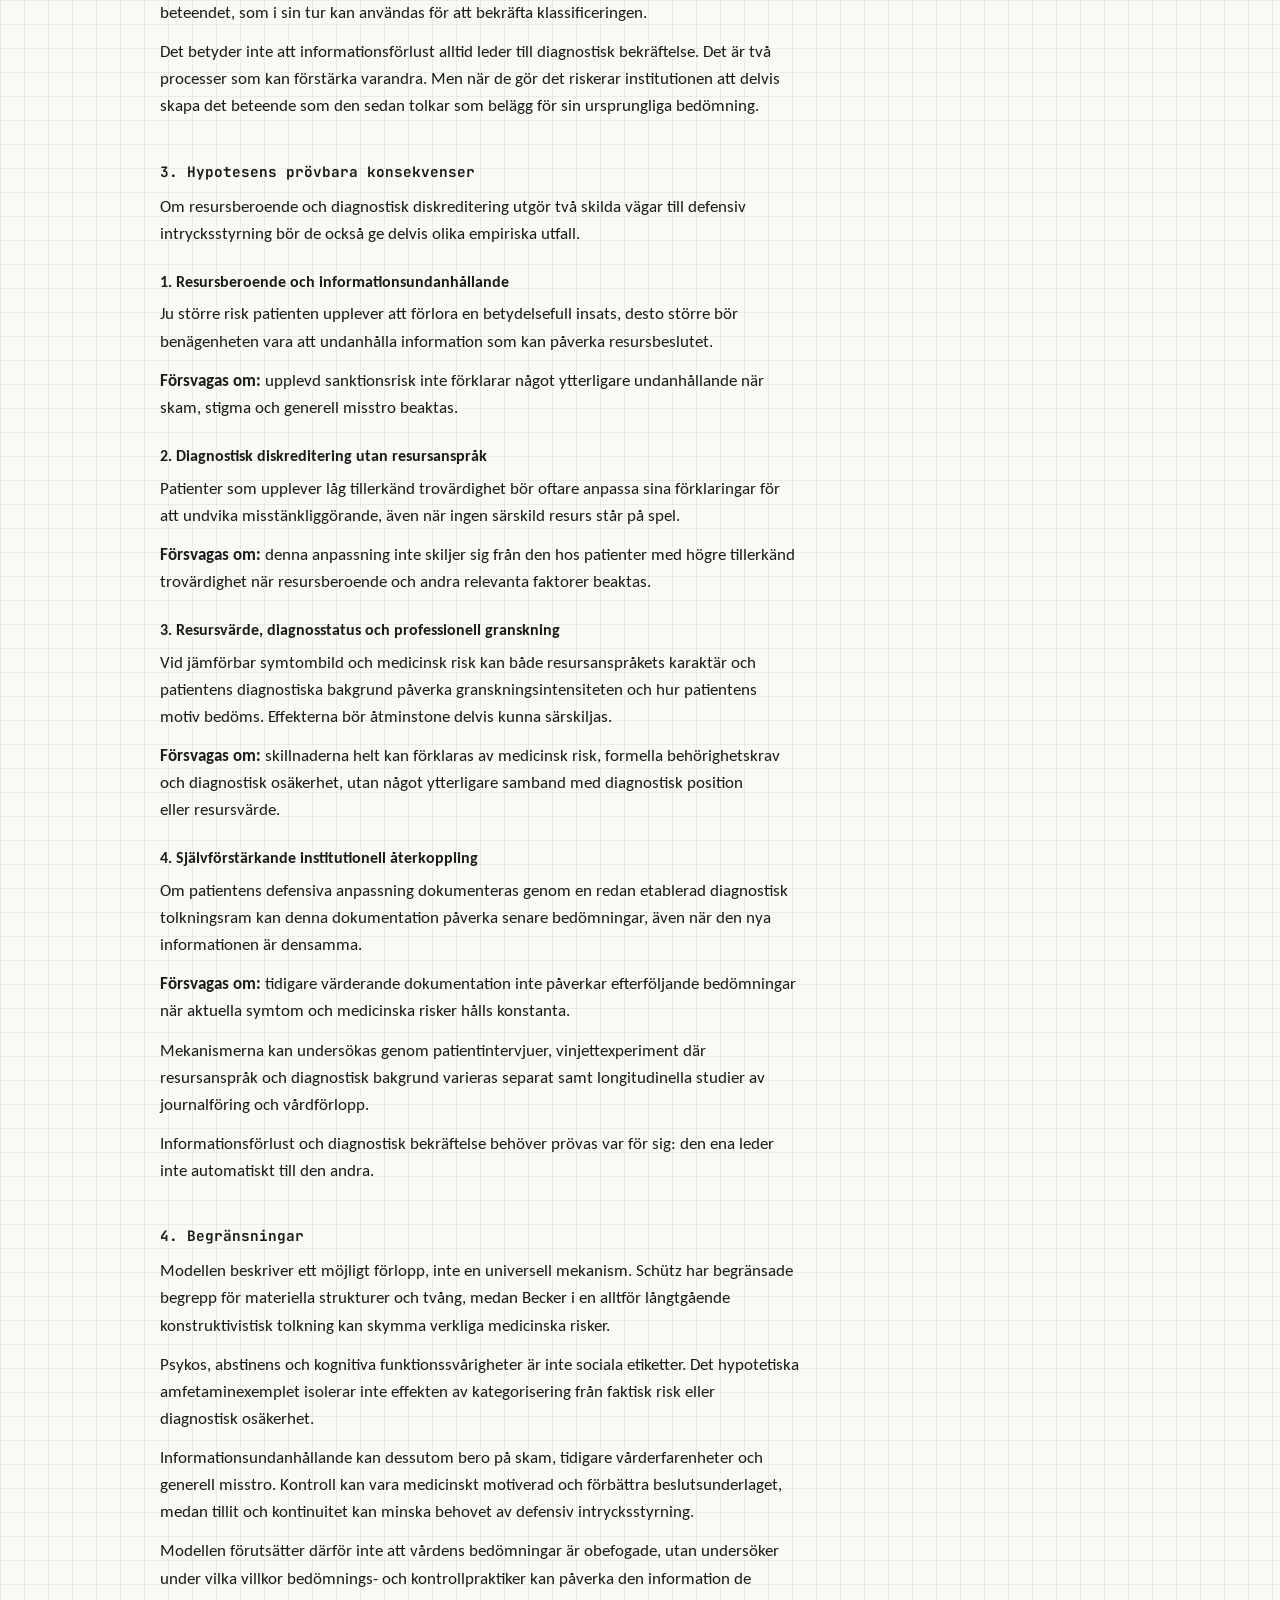
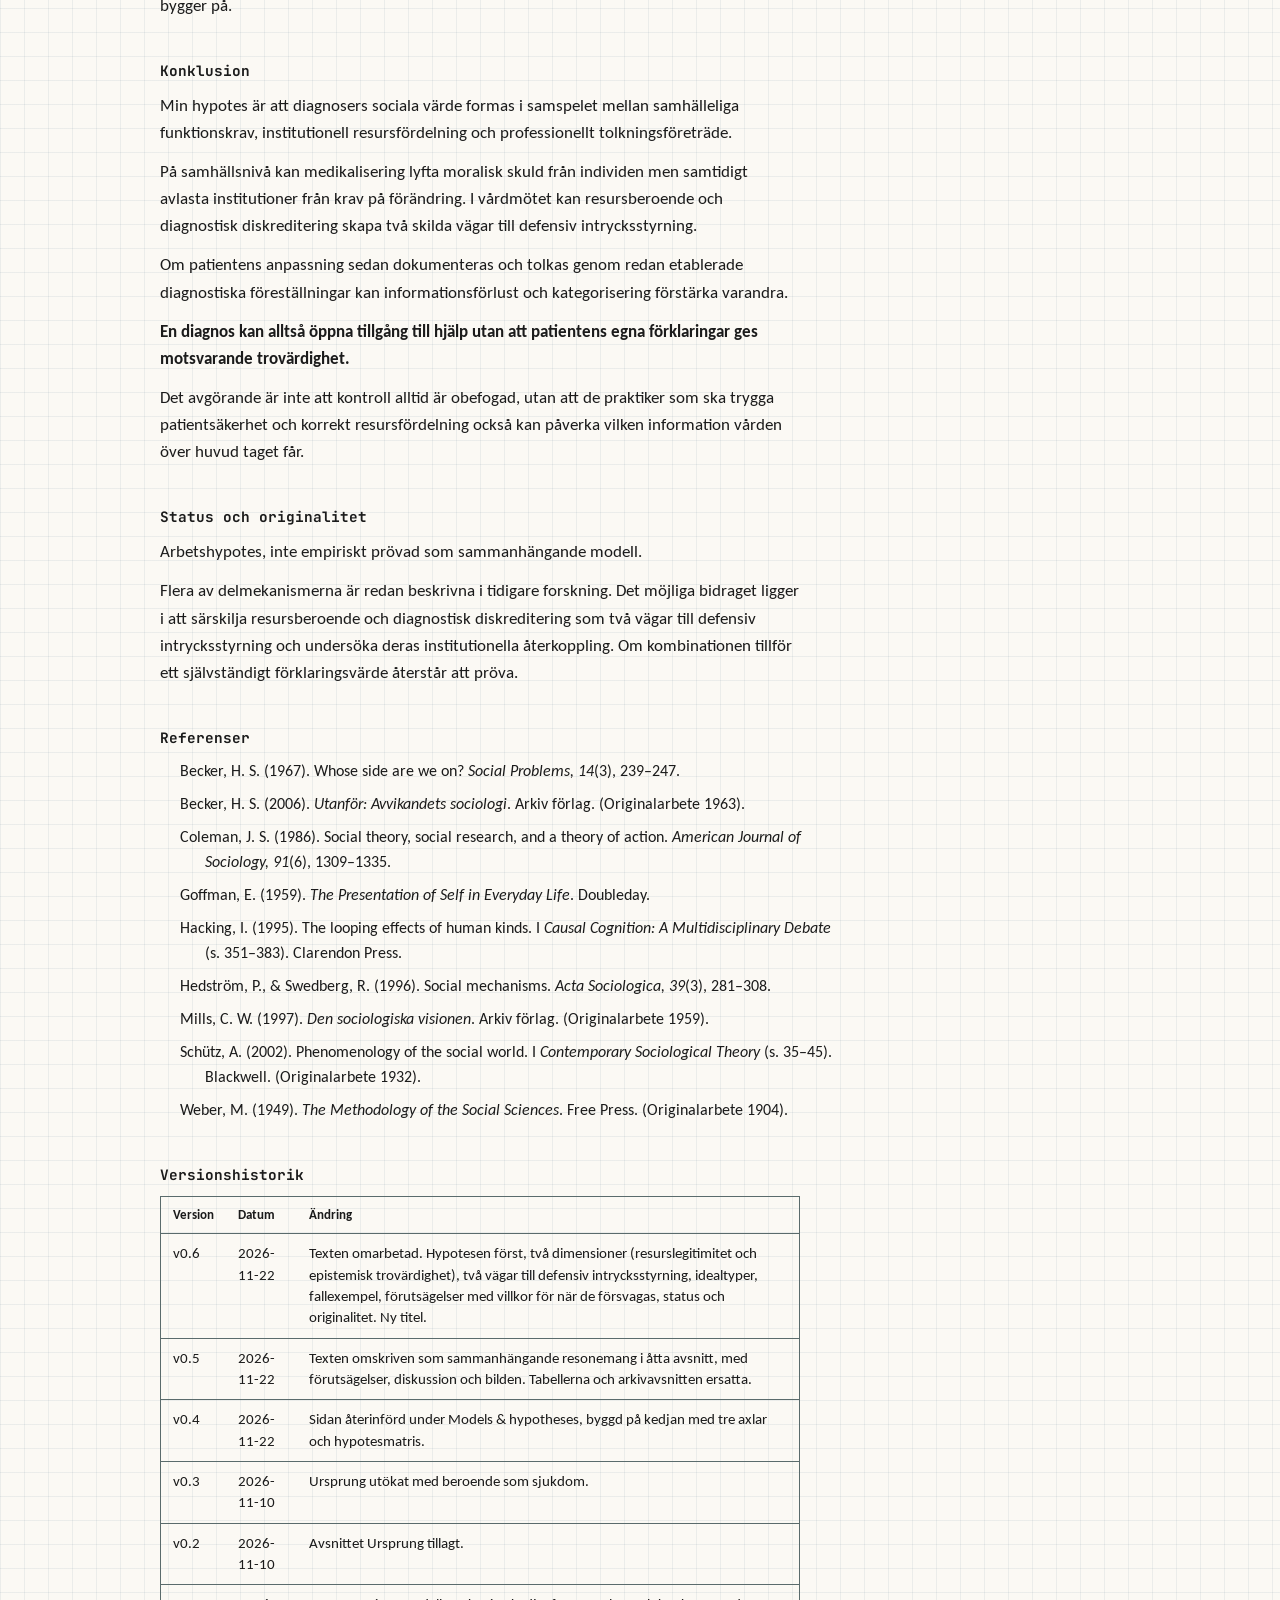
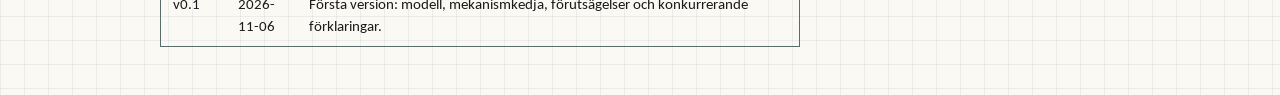
<file: models/villkorad-medikalisering/index.html>
<!doctype html>
<html lang="sv">
<head>
<meta charset="utf-8">
<meta name="viewport" content="width=device-width, initial-scale=1, viewport-fit=cover">
<meta name="color-scheme" content="light dark">
<link rel="preconnect" href="https://fonts.googleapis.com">
<link rel="preconnect" href="https://fonts.gstatic.com" crossorigin>
<link href="https://fonts.googleapis.com/css2?family=JetBrains+Mono:ital,wght@0,500;0,700;1,400&family=Carlito:ital,wght@0,400;0,700;1,400&display=swap" rel="stylesheet">
<title>Från diagnos till social position: medikalisering, makt och tolkningsföreträde · Martina Johansson</title>
<link rel="stylesheet" href="../../style.css">
</head>
<body>
<main class="page prose">
  <a class="back" href="../">&larr; Models &amp; hypotheses</a>
  <h1>Från diagnos till social position: medikalisering, makt och tolkningsföreträde</h1>
  <p class="tagline">En sociologisk hypotes om diagnostisk legitimitet och institutionell återkoppling</p>
  <p class="meta" style="margin-top:14px"><span class="status">arbetshypotes</span> &middot; v0.6 &middot; 2026-11-22 &middot; inte empiriskt prövad</p>

  <h2>Introduktion</h2>
<p>Min hypotes är att psykiatriska diagnosers sociala värde formas i samspelet mellan samhällets funktionskrav, institutionell resursfördelning och professionellt tolkningsföreträde. Medikalisering kan fungera som en strukturell avlastningsmekanism (jfr Mills 1959/1997), samtidigt som diagnosers sociala värde är asymmetriskt. Vissa ger skamlättnad, social revansch och tillgång till resurser; andra kan bli en <em>master status</em> (Becker 1963/2006), genom vilken individens handlingar tolkas.</p>
<p>Jag skiljer mellan två delvis oberoende dimensioner av diagnostisk legitimitet: <strong>tillgången till resurser och tillerkänd trovärdighet</strong>. Eftertraktade resurser kan medföra hårdare granskning, medan stigmatiserande diagnoser kan begränsa trovärdigheten även utan något resursanspråk. Båda mekanismerna kan skapa incitament till defensiv intrycksstyrning. Om patientens anpassning sedan dokumenteras och tolkas genom tidigare diagnostiska föreställningar kan informationsförlust och kategorisering förstärka varandra över tid.</p>
<p>Jag undersöker denna möjliga återkoppling genom sociologiska idealtyper och mekanismer i en makro–mikro–makro-kedja (Hedström &amp; Swedberg 1996). Först behandlas medikalisering och diagnosers sociala stratifiering, därefter vårdmötets förståelsehorisonter och tolkningsföreträde med Schütz och Becker.</p>
<h2>1. Diagnosers sociala stratifiering</h2>
<h3>Medikaliseringsparadoxen</h3>
<p>Psykiatriska diagnoser har blivit vanligare. Det kan spegla ökad ohälsa, bättre upptäckt eller förändrade diagnostiska praktiker. Men det väcker också en sociologisk fråga: har människorna blivit mindre funktionsdugliga, eller har samhällets funktionskrav blivit svårare att leva upp till?</p>
<p>Med Mills begrepp kan <em>public issues</em> förvandlas till <em>personal troubles</em>: när krav i arbetsliv och skola skapar friktion söker vi förklaringen hos individens biologi snarare än i organisationen. Kraven orsakar inte nödvändigtvis variationerna, men kan avgöra när de blir funktionshindrande.</p>
<p>Den medicinska förklaringen kan samtidigt ge moralisk upprättelse. Diagnosen säger att jag inte är lat eller misslyckad; jag har en funktionsnedsättning. Men därmed kan också omgivningen slippa pröva sina egna normer.</p>
<p><strong>Individen avlastas från skuld, medan institutionen kan avlastas från krav på förändring.</strong></p>
<p>Även vardagsspråket medikaliseras. För 20 år sedan kallade man sin ex-pojkvän för en jävla idiot, nu får han en DSM-IV-diagnos av Facebook. Det är förstås ingen klinisk diagnos, men visar hur ett moraliskt omdöme kan få medicinsk språkdräkt.</p>
<h3>Tre idealtyper – två slags legitimitet</h3>
<p>Med Weber (1904/1949) skiljer jag mellan tre analytiska idealtyper, inte tre homogena patientgrupper.</p>
<p>Den <strong>kapacitetsstärkande</strong> typen, som ADHD kan närma sig, kan ge upprättelse för tidigare misslyckanden och tillgång till behandling som förbättrar funktionen. Samtidigt kan reglerade läkemedel medföra omfattande granskning.</p>
<p>Den <strong>identitetsstärkande</strong> typen, som autism kan närma sig, kan ge en förklaring till att känna sig annorlunda och legitimera krav på omgivningens anpassning snarare än enbart individens.</p>
<p>Den <strong>diskrediterande</strong> typen, som psykos, personlighetssyndrom eller substansberoende i vissa sammanhang kan närma sig, riskerar att göra diagnosen till ett dominerande raster. Rädsla, frustration och protester kan då tolkas som symtom eller bristande sjukdomsinsikt. Det betyder inte att vårdens riskbedömningar saknar grund.</p>
<p>Idealtyperna överlappar. Diagnosers värde kan därför inte ordnas på en enda skala.</p>
<p>Jag skiljer mellan <strong>resurslegitimitet</strong> – tillgången till behandling, stöd och anpassningar – och <strong>epistemisk trovärdighet</strong> – vilken auktoritet patientens egna förklaringar får.</p>
<p>En diagnos kan öppna resurser utan att patientens berättelse ges motsvarande tyngd. Omvänt kan en patient betraktas som trovärdig utan att uppfylla kriterierna för en viss insats.</p>
<h3>Från samhällsstruktur till patientens handlande</h3>
<p>Med Coleman och Hedström &amp; Swedberg kan sambanden beskrivas som sociala mekanismer: regler och diagnostiska kategorier påverkar både patientens och läkarens möjligheter, förväntningar och beslut.</p>
<p>Om en eftertraktad insats uppfattas som riskfylld att bevilja kan granskningen skärpas. Samtidigt kan en stigmatiserande diagnos minska patientens trovärdighet även när ingen särskild insats begärs.</p>
<p>Det är två olika förhållanden, men båda kan göra patienten försiktig med vad hon berättar.</p>
<p>På handlingsnivån kan därför diagnostisk överskuggning och defensiv intrycksstyrning uppstå. På institutionsnivån kan journalförda tolkningar följa med till nästa vårdkontakt.</p>
<p>Det är denna möjliga återkoppling, snarare än en enkel uppdelning i ”bra” och ”dåliga” diagnoser, som jag vill förklara.</p>
<figure class="figure">
<svg viewBox="0 0 620 788" role="img" aria-labelledby="s_t s_d" style="display:block;width:100%;max-width:620px;height:auto" xmlns="http://www.w3.org/2000/svg"><title id="s_t">Modellen i tre nivåer med återkoppling</title><desc id="s_d">Funktionskrav och diagnostiska normer på samhällsnivå ger diagnoser som fördelar två saker på institutionell nivå: resurslegitimitet och epistemisk trovärdighet. I vårdmötet leder risken att förlora en resurs (väg A) och risken att förlora trovärdighet (väg B) till defensiv intrycksstyrning, som kan skapa den institutionella informationsparadoxen. Journalföring och tolkning genom tidigare kategori kan förstärka kategoriseringen, vilket visas med en streckad pil tillbaka till den institutionella nivån.</desc><defs>
<filter id="s_soft" x="-5%" y="-5%" width="110%" height="110%"><feTurbulence type="fractalNoise" baseFrequency="0.012" numOctaves="1" seed="7" result="n"/><feDisplacementMap in="SourceGraphic" in2="n" scale="2"/></filter>
<marker id="s_mi" viewBox="0 0 10 10" refX="9" refY="5" markerWidth="8" markerHeight="8" orient="auto"><path d="M0,0 L10,5 L0,10 z" fill="#1b1b1b"/></marker>
<marker id="s_mm" viewBox="0 0 10 10" refX="9" refY="5" markerWidth="8" markerHeight="8" orient="auto"><path d="M0,0 L10,5 L0,10 z" fill="#5a6b6c"/></marker>
<style>
.ti{font-family:var(--font-name);font-size:13.5px;font-weight:700;fill:#1b1b1b}
.su{font-family:var(--font-body);font-size:14.5px;fill:#1b1b1b}
.it{font-style:italic}
.w{fill:#fff !important}
.s2{font-family:var(--font-name);font-size:10.5px;fill:#5a6b6c}
.lb{font-family:var(--font-name);font-size:11px;letter-spacing:.06em;fill:#5a6b6c}
.lk{font-family:var(--font-body);font-size:13.5px;fill:#3d4b4c}
.st{font-family:var(--font-name);font-size:10.5px;fill:#3d4b4c;paint-order:stroke;stroke:#fbf9f4;stroke-width:4px;stroke-linejoin:round}
</style>
</defs><rect x="12" y="10" width="536" height="120" rx="10" fill="#f1eee6" fill-opacity=".7"/><text x="24" y="28" class="lb">SAMHÄLLSNIVÅ</text><rect x="12" y="144" width="536" height="120" rx="10" fill="#f1eee6" fill-opacity=".7"/><text x="24" y="162" class="lb">INSTITUTIONELL NIVÅ</text><rect x="12" y="278" width="536" height="318" rx="10" fill="#f1eee6" fill-opacity=".7"/><text x="24" y="296" class="lb">VÅRDMÖTET (MIKRONIVÅ)</text><rect x="12" y="610" width="536" height="122" rx="10" fill="#f1eee6" fill-opacity=".7"/><text x="24" y="628" class="lb">ÅTERKOPPLING</text><g filter="url(#s_soft)"><rect x="24" y="40" width="512" height="80" rx="6" fill="#fbf9f4" stroke="#1b1b1b" stroke-width="1.5"/></g><text x="280.0" y="64" text-anchor="middle" class="ti">Funktionskrav och diagnostiska normer</text><text x="280.0" y="85" text-anchor="middle" class="su">Medikalisering kan lyfta skuld från individen och</text><text x="280.0" y="102" text-anchor="middle" class="su">avlasta institutionen från krav på förändring</text><g filter="url(#s_soft)"><rect x="24" y="174" width="250" height="82" rx="6" fill="#1b1b1b" stroke="#1b1b1b" stroke-width="1.5"/></g><text x="149.0" y="198" text-anchor="middle" class="ti w">Resurslegitimitet</text><text x="149.0" y="219" text-anchor="middle" class="su w">Tillgång till behandling,</text><text x="149.0" y="236" text-anchor="middle" class="su w">stöd och anpassningar</text><g filter="url(#s_soft)"><rect x="286" y="174" width="250" height="82" rx="6" fill="#1b1b1b" stroke="#1b1b1b" stroke-width="1.5"/></g><text x="411.0" y="198" text-anchor="middle" class="ti w">Epistemisk trovärdighet</text><text x="411.0" y="219" text-anchor="middle" class="su w">Auktoritet för patientens</text><text x="411.0" y="236" text-anchor="middle" class="su w">egna förklaringar</text><g filter="url(#s_soft)"><rect x="24" y="300" width="250" height="82" rx="6" fill="#e4e0d6" stroke="#1b1b1b" stroke-width="1.5"/></g><text x="149.0" y="324" text-anchor="middle" class="ti">Väg A</text><text x="149.0" y="345" text-anchor="middle" class="su">Risk att förlora en resurs</text><text x="149.0" y="362" text-anchor="middle" class="su">(medicin, stöd, utredning)</text><g filter="url(#s_soft)"><rect x="286" y="300" width="250" height="82" rx="6" fill="#e4e0d6" stroke="#1b1b1b" stroke-width="1.5"/></g><text x="411.0" y="324" text-anchor="middle" class="ti">Väg B</text><text x="411.0" y="345" text-anchor="middle" class="su">Risk att förlora trovärdighet</text><text x="411.0" y="362" text-anchor="middle" class="su">(även utan resursanspråk)</text><g filter="url(#s_soft)"><rect x="24" y="420" width="512" height="64" rx="6" fill="#e4e0d6" stroke="#1b1b1b" stroke-width="1.5"/></g><text x="280.0" y="444" text-anchor="middle" class="ti">Defensiv intrycksstyrning</text><text x="280.0" y="465" text-anchor="middle" class="su">Patienten väljer vad som berättas och hur</text><g filter="url(#s_soft)"><rect x="24" y="514" width="512" height="64" rx="6" fill="#b3361f" stroke="#1b1b1b" stroke-width="1.5"/></g><text x="280.0" y="538" text-anchor="middle" class="ti w">Den institutionella informationsparadoxen</text><text x="280.0" y="559" text-anchor="middle" class="su w">Kontrollen kan försämra det underlag den ska säkra</text><g filter="url(#s_soft)"><rect x="24" y="636" width="512" height="86" rx="6" fill="#fbf9f4" stroke="#1b1b1b" stroke-width="1.5"/></g><text x="280.0" y="660" text-anchor="middle" class="ti">Journalföring och tolkning</text><text x="280.0" y="681" text-anchor="middle" class="su">Anpassningen tolkas genom tidigare kategori och</text><text x="280.0" y="698" text-anchor="middle" class="su">kan förstärka den (looping effects)</text><path d="M230,120 C230,140 236,150 236,172" fill="none" stroke="#1b1b1b" stroke-width="1.6" stroke-linecap="round" marker-end="url(#s_mi)"/><path d="M230,256 C230,276 236,284 236,298" fill="none" stroke="#1b1b1b" stroke-width="1.6" stroke-linecap="round" marker-end="url(#s_mi)"/><path d="M230,382 C230,400 224,408 224,418" fill="none" stroke="#1b1b1b" stroke-width="1.6" stroke-linecap="round" marker-end="url(#s_mi)"/><path d="M330,120 C330,140 324,150 324,172" fill="none" stroke="#1b1b1b" stroke-width="1.6" stroke-linecap="round" marker-end="url(#s_mi)"/><path d="M330,256 C330,276 324,284 324,298" fill="none" stroke="#1b1b1b" stroke-width="1.6" stroke-linecap="round" marker-end="url(#s_mi)"/><path d="M330,382 C330,400 336,408 336,418" fill="none" stroke="#1b1b1b" stroke-width="1.6" stroke-linecap="round" marker-end="url(#s_mi)"/><path d="M280,484 C282,496 278,502 280,512" fill="none" stroke="#1b1b1b" stroke-width="1.6" stroke-linecap="round" marker-end="url(#s_mi)"/><path d="M280,578 C284,600 276,614 280,634" fill="none" stroke="#5a6b6c" stroke-width="1.6" stroke-dasharray="6 5" marker-end="url(#s_mm)"/><path d="M536,679 C600,690 600,200 552,215" fill="none" stroke="#5a6b6c" stroke-width="1.6" stroke-dasharray="6 5" marker-end="url(#s_mm)"/><text x="606" y="430" text-anchor="middle" class="lk" transform="rotate(-90 606 430)">kategoriseringen förstärks</text><path d="M14,768 L40,768" fill="none" stroke="#1b1b1b" stroke-width="1.6" stroke-linecap="round" marker-end="url(#s_mi)"/><text x="48" y="772" class="lk">påverkar</text><path d="M121.2,768 L147.2,768" fill="none" stroke="#5a6b6c" stroke-width="1.6" stroke-dasharray="6 5" marker-end="url(#s_mm)"/><text x="155.2" y="772" class="lk">återkoppling</text><rect x="254.0" y="761" width="24" height="14" rx="5" fill="#b3361f" stroke="#1b1b1b" stroke-width="1.3"/><text x="286.0" y="772" class="lk">motsatt effekt</text></svg>
    <figcaption class="note">Modellen som kedja från samhällsnivå via institutionell nivå till vårdmötet och tillbaka. Streckade pilar markerar återkopplingen, som är modellens mest långtgående och minst prövade del.</figcaption>
  </figure>
<h2>2. Samma handling, olika innebörd i vårdmötet</h2>
<p>Två patienter möter samma läkare efter långvarig överbelastning. Båda har använt illegalt införskaffat amfetamin för att orka med vardagens krav. Patient 1 har ADHD-diagnos; patient 2 har genomgått rehabilitering för beroendesyndrom och väntar på ADHD-utredning.</p>
<p>Hos patient 1 uppfattar läkaren bruket som ett försök att kompensera otillräcklig behandling. Hos patient 2 förstås samma intag främst som ett återfall.</p>
<p>När patient 2 förklarar att det var ett desperat försök att klara en deadline för att inte förlora försörjningen kan detta journalföras som bagatellisering av beroendeproblematiken.</p>
<p><strong>Patienten kan inte vinna argumentationen, eftersom den egna förklaringen i sig används som belägg emot den.</strong></p>
<p>Exemplet är avsiktligt tillspetsat. Tidigare beroende är relevant för medicinsk riskbedömning; poängen är inte att patienterna bör få samma behandling, utan att samma handling kan tillskrivas olika motiv beroende på diagnostisk bakgrund.</p>
<h3>Schütz förklarar glappet, Becker tolkningsföreträdet</h3>
<p>Schütz (1932/2002) visar hur handlingar förstås genom typifieringar och skilda förståelsehorisonter. Ett <em>in-order-to-motiv</em> gäller vad aktören försöker uppnå; ett <em>because-motiv</em> gäller handlingens bakgrund i tidigare erfarenheter.</p>
<p>Båda patienterna beskriver samma avsikt: att orka fungera. Men typifieringen ”ADHD” kan göra den förklaringen mer begriplig än typifieringen ”kicksökare”, som kan leda läkarens uppmärksamhet mot substanssug eller impulsivitet.</p>
<p>Becker visar varför skillnaden inte bara är ett missförstånd. En <em>master status</em> kan bli den tolkningsram genom vilken andra handlingar förstås, och i en <em>hierarchy of credibility</em> får vissa aktörer större auktoritet att definiera verkligheten (Becker 1963/2006; 1967).</p>
<p><strong>Utan Schütz förblir det oklart hur missförståndet uppstår; utan Becker ser ett asymmetriskt vårdmöte ut som ett jämbördigt kommunikativt missförstånd.</strong></p>
<p>Läkarens tolkning kan dokumenteras och få betydelse långt efter samtalet. Patientens protest kan uppfattas som fientlighet eller bristande insikt; en rimlig reaktion på ett avslag kan bli själva behandlingsfokuset.</p>
<p>Här undersöker jag inte om den medicinska bedömningen är obefogad, utan varför vissa verklighetsbeskrivningar får företräde framför andra.</p>
<h3>Den institutionella informationsparadoxen</h3>
<p>Om patienten förväntar sig att ett återfall, en livskris eller en biverkning kan leda till indragen medicinering, avbruten utredning eller ytterligare misstänkliggörande kan hon börja välja vad som berättas.</p>
<p>Med Goffman (1959) kan det förstås som <em>intrycksstyrning</em>: ett försök att bevara sitt handlingsutrymme, inte nödvändigtvis ett försök att lura läkaren.</p>
<p><strong>Här uppstår min institutionella informationsparadox: kontroll som ska säkra korrekt diagnostik och god vård kan skapa incitament att undanhålla information och därmed urholka beslutsunderlaget.</strong></p>
<p>Tänk patienten som får svår hjärtklappning och sömnproblem av sin ADHD-medicin, men inte vågar säga det av rädsla för att läkemedlet ska dras in. Läkaren kan då felaktigt anta att behandlingen tolereras väl och missa risker.</p>
<p>Samtidigt kan patientens försiktighet, oro eller protest dokumenteras som ytterligare stöd för en tidigare kategorisering. Nästa behandlare möter då både patienten och den redan journalförda tolkningen.</p>
<p>Med Hackings (1995) <em>looping effects</em> kan man beskriva hur klassificeringen påverkar beteendet, som i sin tur kan användas för att bekräfta klassificeringen.</p>
<p>Det betyder inte att informationsförlust alltid leder till diagnostisk bekräftelse. Det är två processer som kan förstärka varandra. Men när de gör det riskerar institutionen att delvis skapa det beteende som den sedan tolkar som belägg för sin ursprungliga bedömning.</p>
<h2>3. Hypotesens prövbara konsekvenser</h2>
<p>Om resursberoende och diagnostisk diskreditering utgör två skilda vägar till defensiv intrycksstyrning bör de också ge delvis olika empiriska utfall.</p>
<h3>1. Resursberoende och informationsundanhållande</h3>
<p>Ju större risk patienten upplever att förlora en betydelsefull insats, desto större bör benägenheten vara att undanhålla information som kan påverka resursbeslutet.</p>
<p class="note"><strong>Försvagas om:</strong> upplevd sanktionsrisk inte förklarar något ytterligare undanhållande när skam, stigma och generell misstro beaktas.</p>
<h3>2. Diagnostisk diskreditering utan resursanspråk</h3>
<p>Patienter som upplever låg tillerkänd trovärdighet bör oftare anpassa sina förklaringar för att undvika misstänkliggörande, även när ingen särskild resurs står på spel.</p>
<p class="note"><strong>Försvagas om:</strong> denna anpassning inte skiljer sig från den hos patienter med högre tillerkänd trovärdighet när resursberoende och andra relevanta faktorer beaktas.</p>
<h3>3. Resursvärde, diagnosstatus och professionell granskning</h3>
<p>Vid jämförbar symtombild och medicinsk risk kan både resursanspråkets karaktär och patientens diagnostiska bakgrund påverka granskningsintensiteten och hur patientens motiv bedöms. Effekterna bör åtminstone delvis kunna särskiljas.</p>
<p class="note"><strong>Försvagas om:</strong> skillnaderna helt kan förklaras av medicinsk risk, formella behörighetskrav och diagnostisk osäkerhet, utan något ytterligare samband med diagnostisk position eller resursvärde.</p>
<h3>4. Självförstärkande institutionell återkoppling</h3>
<p>Om patientens defensiva anpassning dokumenteras genom en redan etablerad diagnostisk tolkningsram kan denna dokumentation påverka senare bedömningar, även när den nya informationen är densamma.</p>
<p class="note"><strong>Försvagas om:</strong> tidigare värderande dokumentation inte påverkar efterföljande bedömningar när aktuella symtom och medicinska risker hålls konstanta.</p>
<p>Mekanismerna kan undersökas genom patientintervjuer, vinjettexperiment där resursanspråk och diagnostisk bakgrund varieras separat samt longitudinella studier av journalföring och vårdförlopp.</p>
<p>Informationsförlust och diagnostisk bekräftelse behöver prövas var för sig: den ena leder inte automatiskt till den andra.</p>
<h2>4. Begränsningar</h2>
<p>Modellen beskriver ett möjligt förlopp, inte en universell mekanism. Schütz har begränsade begrepp för materiella strukturer och tvång, medan Becker i en alltför långtgående konstruktivistisk tolkning kan skymma verkliga medicinska risker.</p>
<p>Psykos, abstinens och kognitiva funktionssvårigheter är inte sociala etiketter. Det hypotetiska amfetaminexemplet isolerar inte effekten av kategorisering från faktisk risk eller diagnostisk osäkerhet.</p>
<p>Informationsundanhållande kan dessutom bero på skam, tidigare vårderfarenheter och generell misstro. Kontroll kan vara medicinskt motiverad och förbättra beslutsunderlaget, medan tillit och kontinuitet kan minska behovet av defensiv intrycksstyrning.</p>
<p>Modellen förutsätter därför inte att vårdens bedömningar är obefogade, utan undersöker under vilka villkor bedömnings- och kontrollpraktiker kan påverka den information de bygger på.</p>
<h2>Konklusion</h2>
<p>Min hypotes är att diagnosers sociala värde formas i samspelet mellan samhälleliga funktionskrav, institutionell resursfördelning och professionellt tolkningsföreträde.</p>
<p>På samhällsnivå kan medikalisering lyfta moralisk skuld från individen men samtidigt avlasta institutioner från krav på förändring. I vårdmötet kan resursberoende och diagnostisk diskreditering skapa två skilda vägar till defensiv intrycksstyrning.</p>
<p>Om patientens anpassning sedan dokumenteras och tolkas genom redan etablerade diagnostiska föreställningar kan informationsförlust och kategorisering förstärka varandra.</p>
<p><strong>En diagnos kan alltså öppna tillgång till hjälp utan att patientens egna förklaringar ges motsvarande trovärdighet.</strong></p>
<p>Det avgörande är inte att kontroll alltid är obefogad, utan att de praktiker som ska trygga patientsäkerhet och korrekt resursfördelning också kan påverka vilken information vården över huvud taget får.</p>
<h2>Status och originalitet</h2>
<p>Arbetshypotes, inte empiriskt prövad som sammanhängande modell.</p>
<p>Flera av delmekanismerna är redan beskrivna i tidigare forskning. Det möjliga bidraget ligger i att särskilja resursberoende och diagnostisk diskreditering som två vägar till defensiv intrycksstyrning och undersöka deras institutionella återkoppling. Om kombinationen tillför ett självständigt förklaringsvärde återstår att pröva.</p>
<h2>Referenser</h2>
<ul class="refs">
<li>Becker, H. S. (1967). Whose side are we on? <em>Social Problems, 14</em>(3), 239–247.</li>
<li>Becker, H. S. (2006). <em>Utanför: Avvikandets sociologi</em>. Arkiv förlag. (Originalarbete 1963).</li>
<li>Coleman, J. S. (1986). Social theory, social research, and a theory of action. <em>American Journal of Sociology, 91</em>(6), 1309–1335.</li>
<li>Goffman, E. (1959). <em>The Presentation of Self in Everyday Life</em>. Doubleday.</li>
<li>Hacking, I. (1995). The looping effects of human kinds. I <em>Causal Cognition: A Multidisciplinary Debate</em> (s. 351–383). Clarendon Press.</li>
<li>Hedström, P., &amp; Swedberg, R. (1996). Social mechanisms. <em>Acta Sociologica, 39</em>(3), 281–308.</li>
<li>Mills, C. W. (1997). <em>Den sociologiska visionen</em>. Arkiv förlag. (Originalarbete 1959).</li>
<li>Schütz, A. (2002). Phenomenology of the social world. I <em>Contemporary Sociological Theory</em> (s. 35–45). Blackwell. (Originalarbete 1932).</li>
<li>Weber, M. (1949). <em>The Methodology of the Social Sciences</em>. Free Press. (Originalarbete 1904).</li>
</ul>

  <h2>Versionshistorik</h2>
  <div class="scroll" tabindex="0" role="region" aria-label="Versionshistorik">
    <table>
      <thead><tr><th>Version</th><th>Datum</th><th>Ändring</th></tr></thead>
      <tbody>
        <tr><td>v0.6</td><td>2026-11-22</td><td>Texten omarbetad. Hypotesen först, två dimensioner (resurslegitimitet och epistemisk trovärdighet), två vägar till defensiv intrycksstyrning, idealtyper, fallexempel, förutsägelser med villkor för när de försvagas, status och originalitet. Ny titel.</td></tr>
        <tr><td>v0.5</td><td>2026-11-22</td><td>Texten omskriven som sammanhängande resonemang i åtta avsnitt, med förutsägelser, diskussion och bilden. Tabellerna och arkivavsnitten ersatta.</td></tr>
        <tr><td>v0.4</td><td>2026-11-22</td><td>Sidan återinförd under Models &amp; hypotheses, byggd på kedjan med tre axlar och hypotesmatris.</td></tr>
        <tr><td>v0.3</td><td>2026-11-10</td><td>Ursprung utökat med beroende som sjukdom.</td></tr>
        <tr><td>v0.2</td><td>2026-11-10</td><td>Avsnittet Ursprung tillagt.</td></tr>
        <tr><td>v0.1</td><td>2026-11-06</td><td>Första version: modell, mekanismkedja, förutsägelser och konkurrerande förklaringar.</td></tr>
      </tbody>
    </table>
  </div>
</main>
</body>
</html>
</file>
<file: style.css>
:root {
  --bg: #ffffff;
  --fg: #000000;
  --muted: #55696a;
  --font-name: 'JetBrains Mono', ui-monospace, Menlo, Consolas, monospace;
  --font-body: 'JetBrains Mono', ui-monospace, Menlo, Consolas, monospace;
}
html { background: var(--bg); }
body {
  margin: 0;
  background: var(--bg);
  color: var(--fg);
  font-family: var(--font-body);
  font-size: 1rem;
  line-height: 1.5;
  padding-block: 48px;
  padding-left: max(16px, env(safe-area-inset-left, 0px));
  padding-right: max(16px, env(safe-area-inset-right, 0px));
}
.page { max-width: 960px; margin-inline: auto; }
h1 {
  font-family: var(--font-name);
  font-weight: 800;
  font-size: 1.1rem;
  line-height: 1.2;
  letter-spacing: -0.01em;
  margin: 0 0 6px;
  text-wrap: balance;
}
.tagline, .empty {
  font-size: 0.95rem;
  font-style: italic;
  max-width: 36rem;
  margin: 0;
  color: var(--muted);
  text-wrap: pretty;
}
nav {
  display: flex;
  flex-wrap: wrap;
  gap: 8px 28px;
  margin-top: 28px;
  font-size: 0.95rem;
}
a { color: var(--fg); text-underline-offset: 4px; text-decoration-thickness: 1px; }
a:hover { color: var(--muted); }
a:focus-visible { outline: 2px solid var(--fg); outline-offset: 3px; }
.back { display: inline-block; margin-bottom: 28px; font-size: 0.85rem; color: var(--muted); }

/* Content pages */
.prose p, .prose li { max-width: 40rem; text-wrap: pretty; }
.prose h2 {
  font-family: var(--font-name);
  font-weight: 700;
  font-size: 0.95rem;
  letter-spacing: -0.005em;
  margin: 40px 0 10px;
}
.prose h3 { font-size: 1rem; font-weight: 600; margin: 22px 0 6px; }
.prose p { margin: 0 0 12px; }
.prose ol, .prose ul { margin: 0 0 12px; padding-left: 1.3em; }
.prose li { margin-bottom: 8px; }
.meta { font-size: 0.85rem; color: var(--muted); margin: 0 0 24px; }
.lead { font-size: 1.05rem; margin: 18px 0 0; }
.figure { margin: 8px 0 0; }
.figure img { display: block; max-width: 100%; height: auto; }
.figure figcaption { font-size: 0.85rem; color: var(--muted); margin-top: 8px; max-width: 40rem; }
.scroll { overflow-x: auto; border: 1px solid var(--muted); }
.scroll:focus-visible { outline: 2px solid var(--fg); outline-offset: 2px; }
table { border-collapse: collapse; width: 100%; min-width: 46rem; font-size: 0.88rem; line-height: 1.45; }
th, td { text-align: left; vertical-align: top; padding: 9px 12px; border-top: 1px solid var(--muted); }
thead th { border-top: 0; font-weight: 600; font-size: 0.8rem; }
.list { list-style: none; margin: 18px 0 0; padding: 0; display: grid; gap: 14px; }
.list .meta { margin: 2px 0 0; }

/* Console look: monospace for name, headings, navigation and labels. Body text stays serif. */
h1 { font-weight: 700; font-size: 1rem; letter-spacing: 0; }
.tagline, .empty, nav, .back, .meta, .list a, .prose h2 { font-family: var(--font-name); }
.tagline, .empty { font-size: 0.85rem; }
nav { font-size: 0.9rem; }
.back, .meta { font-size: 0.8rem; }
.list a { font-size: 0.9rem; }
.prose h2 { font-size: 0.9rem; letter-spacing: 0; }

/* ASCII figures */
.ascii {
  margin: 0;
  padding: 14px 16px;
  font-family: var(--font-name);
  font-size: 0.72rem;
  line-height: 1.3;
  white-space: pre;
  color: var(--fg);
  background: var(--bg);
}
.figure .scroll { min-width: 0; }

/* ASCII figures: same width as the text, font size scales down to fit, never below 0.62rem (then the box scrolls) */
.figure .scroll { max-width: 40rem; container-type: inline-size; }
.ascii { font-size: clamp(0.62rem, calc((100cqw - 32px) / (var(--cols, 80) * 0.6)), 0.75rem); }

/* ASCII figures without frame, aligned with the text */
.figure .scroll { border: 0; }
.ascii { padding: 8px 0; font-size: clamp(0.62rem, calc((100cqw - 2px) / (var(--cols, 80) * 0.6)), 0.75rem); }

/* All text in monospace */
body { font-size: 0.9rem; line-height: 1.65; }
.tagline, .empty { font-size: 0.85rem; }
.lead { font-size: 0.95rem; }
table { font-size: 0.8rem; }
@media (max-width: 680px) { body { font-size: 0.85rem; } }

/* Crystal mark next to the name */
h1 .mark { height: 1.5em; width: auto; vertical-align: -0.35em; margin-right: 0.5em; }

/* Body text in Calibri-like sans (Carlito is metric-compatible with Calibri) */
:root { --font-body: 'Calibri', 'Carlito', 'Segoe UI', Arial, sans-serif; }
body { font-size: 1.06rem; line-height: 1.6; }
.lead { font-size: 1.1rem; }
.tagline, .empty { font-size: 0.85rem; }
table { font-size: 0.92rem; }
@media (max-width: 680px) { body { font-size: 1rem; } }

/* Tables: same width as the text */
.prose .scroll { max-width: 40rem; }
.prose table { min-width: 0; }
@media (max-width: 680px) { .prose table { min-width: 34rem; } }

/* Crystal after the name, less elongated */
h1 .mark { height: 1.3em; width: auto; vertical-align: -0.3em; margin: 0 0 0 0.5em; }
.prose .scroll { box-sizing: border-box; }
h1 .mark { height: 1.15em; vertical-align: -0.2em; }
h1 .mark { height: 1.7em; vertical-align: -0.4em; }
h1 .mark { height: 1.6em; vertical-align: -0.35em; }
h1 { font-size: 1.5rem; }
h1 .mark { height: 1.1em; vertical-align: -0.15em; margin-left: 0.4em; }

/* Light paper background, dark text (test). The old black version is kept in style_dark_backup.css */
:root, :root:not([data-theme="light"]) { --bg: #fbf9f4; --fg: #1b1b1b; --muted: #5a6b6c; color-scheme: light; }
html, body { background: var(--bg); color: var(--fg); }

/* Larger name and tagline (1.5x), octahedron before the tagline */
h1 { font-size: 2.25rem; margin-bottom: 10px; }
.tagrow { display: flex; align-items: center; gap: 16px; }
.tagrow canvas { width: 4.5rem; height: 4.5rem; flex: none; }
.tagline, .empty { font-size: 1.275rem; line-height: 1.4; }
nav { font-size: 1.35rem; }
@media (max-width: 680px) { h1 { font-size: 1.7rem; } .tagline { font-size: 1.05rem; } nav { font-size: 1.05rem; } .tagrow canvas { width: 3.5rem; height: 3.5rem; } }
.tagrow canvas { width: 5.5rem; height: 5.5rem; }
nav { font-size: 1.1rem; }
@media (max-width: 680px) { .tagrow canvas { width: 4rem; height: 4rem; } nav { font-size: 1rem; } }
.prose figure + p, .prose .scroll + p { margin-top: 14px; }

/* Status labels and latest-notes feed */
.status { font-family: var(--font-name); font-size: 0.8em; border: 1px solid var(--muted); border-radius: 3px; padding: 0 5px; color: var(--fg); white-space: nowrap; }
.legend { font-size: 0.92rem; color: var(--muted); max-width: 40rem; }
.legend .status { color: var(--muted); }
.feed { margin-top: 36px; max-width: 40rem; }
.feed h2 { font-family: var(--font-name); font-size: 0.95rem; font-weight: 500; color: var(--muted); margin: 0 0 8px; }
.feed ul { list-style: none; margin: 0; padding: 0; display: grid; gap: 6px; }
.feed li { display: grid; grid-template-columns: 6.2rem 1fr auto; gap: 12px; align-items: baseline; }
.feed time, .feed .v { font-family: var(--font-name); font-size: 0.82rem; color: var(--muted); }
@media (max-width: 680px) { .feed li { grid-template-columns: 1fr auto; } .feed time { grid-column: 1 / -1; } }

/* crystal strip */
.crystals{display:grid;grid-template-columns:repeat(3,1fr);gap:8px;margin:28px 0 0;max-width:520px}
.crystals img{display:block;width:100%;height:auto;aspect-ratio:1/1;object-fit:cover}

/* Start page: smaller text, octahedron scaled to match */
.home h1 { font-size: 1.15rem; }
.home .tagline { font-size: 0.72rem; }
.home nav { font-size: 0.85rem; }
.home .tagrow canvas { width: 2.8rem; height: 2.8rem; }
.home .feed h2 { font-size: 0.75rem; }
.home .feed li { font-size: 0.8rem; }
.home .feed time, .home .feed .v { font-size: 0.7rem; }
@media (max-width: 680px) {
  .home h1 { font-size: 1.05rem; }
  .home .tagline { font-size: 0.7rem; }
  .home nav { font-size: 0.8rem; }
  .home .tagrow canvas { width: 2.4rem; height: 2.4rem; }
  .home .feed li { font-size: 0.78rem; }
}

.refs { list-style: none; padding-left: 0; font-size: .92em; }
.refs li { margin: 0 0 8px; padding-left: 1.6em; text-indent: -1.6em; overflow-wrap: anywhere; }

/* Faint grid paper, like a lab notebook */
html, body {
  background-color: var(--bg);
  background-image:
    linear-gradient(rgba(70,100,130,.085) 1px, transparent 1px),
    linear-gradient(90deg, rgba(70,100,130,.085) 1px, transparent 1px);
  background-size: 24px 24px;
}
@media print { html, body { background-image: none; } }

/* Currently investigating */
.now { margin-top: 36px; max-width: 40rem; }
.now h2 { font-family: var(--font-name); font-size: 0.95rem; font-weight: 500; color: var(--muted); margin: 0 0 4px; }
.now .meta { margin: 0 0 10px; }
.now ul { list-style: none; margin: 0; padding: 0; display: grid; gap: 10px; }
.now li { padding-left: 14px; border-left: 2px solid var(--muted); line-height: 1.4; }
.now li a { text-decoration: none; }
.now li a:hover, .now li a:focus { text-decoration: underline; }
.home .now h2 { font-size: 0.75rem; }
.home .now li { font-size: 0.95rem; }

/* Map heading */
.map h2 { font-family: var(--font-name); font-size: 0.95rem; font-weight: 500; color: var(--muted); margin: 0 0 4px; }
.map .meta { margin: 0 0 14px; max-width: 40rem; }
.home .map h2 { font-size: 0.75rem; }

/* Map detail panel */
.mapinfo { margin-top: 14px; max-width: 40rem; padding: 12px 14px; border: 1.5px solid var(--ink, #1b1b1b); background: var(--bg); min-height: 11rem; }
.mapinfo p { margin: 0 0 6px; }
.mapinfo .mi-t { font-family: var(--font-name); font-weight: 700; font-size: 0.95rem; }
.mapinfo .mi-s { font-family: var(--font-name); font-size: 0.75rem; color: var(--muted); }
.mapinfo .mi-q { font-style: italic; margin-top: 8px; }
.mapinfo .mi-c { margin: 8px 0; padding-left: 1.1rem; font-size: 0.95rem; }
.mapinfo .mi-a { font-family: var(--font-name); font-size: 0.85rem; }
</file>
